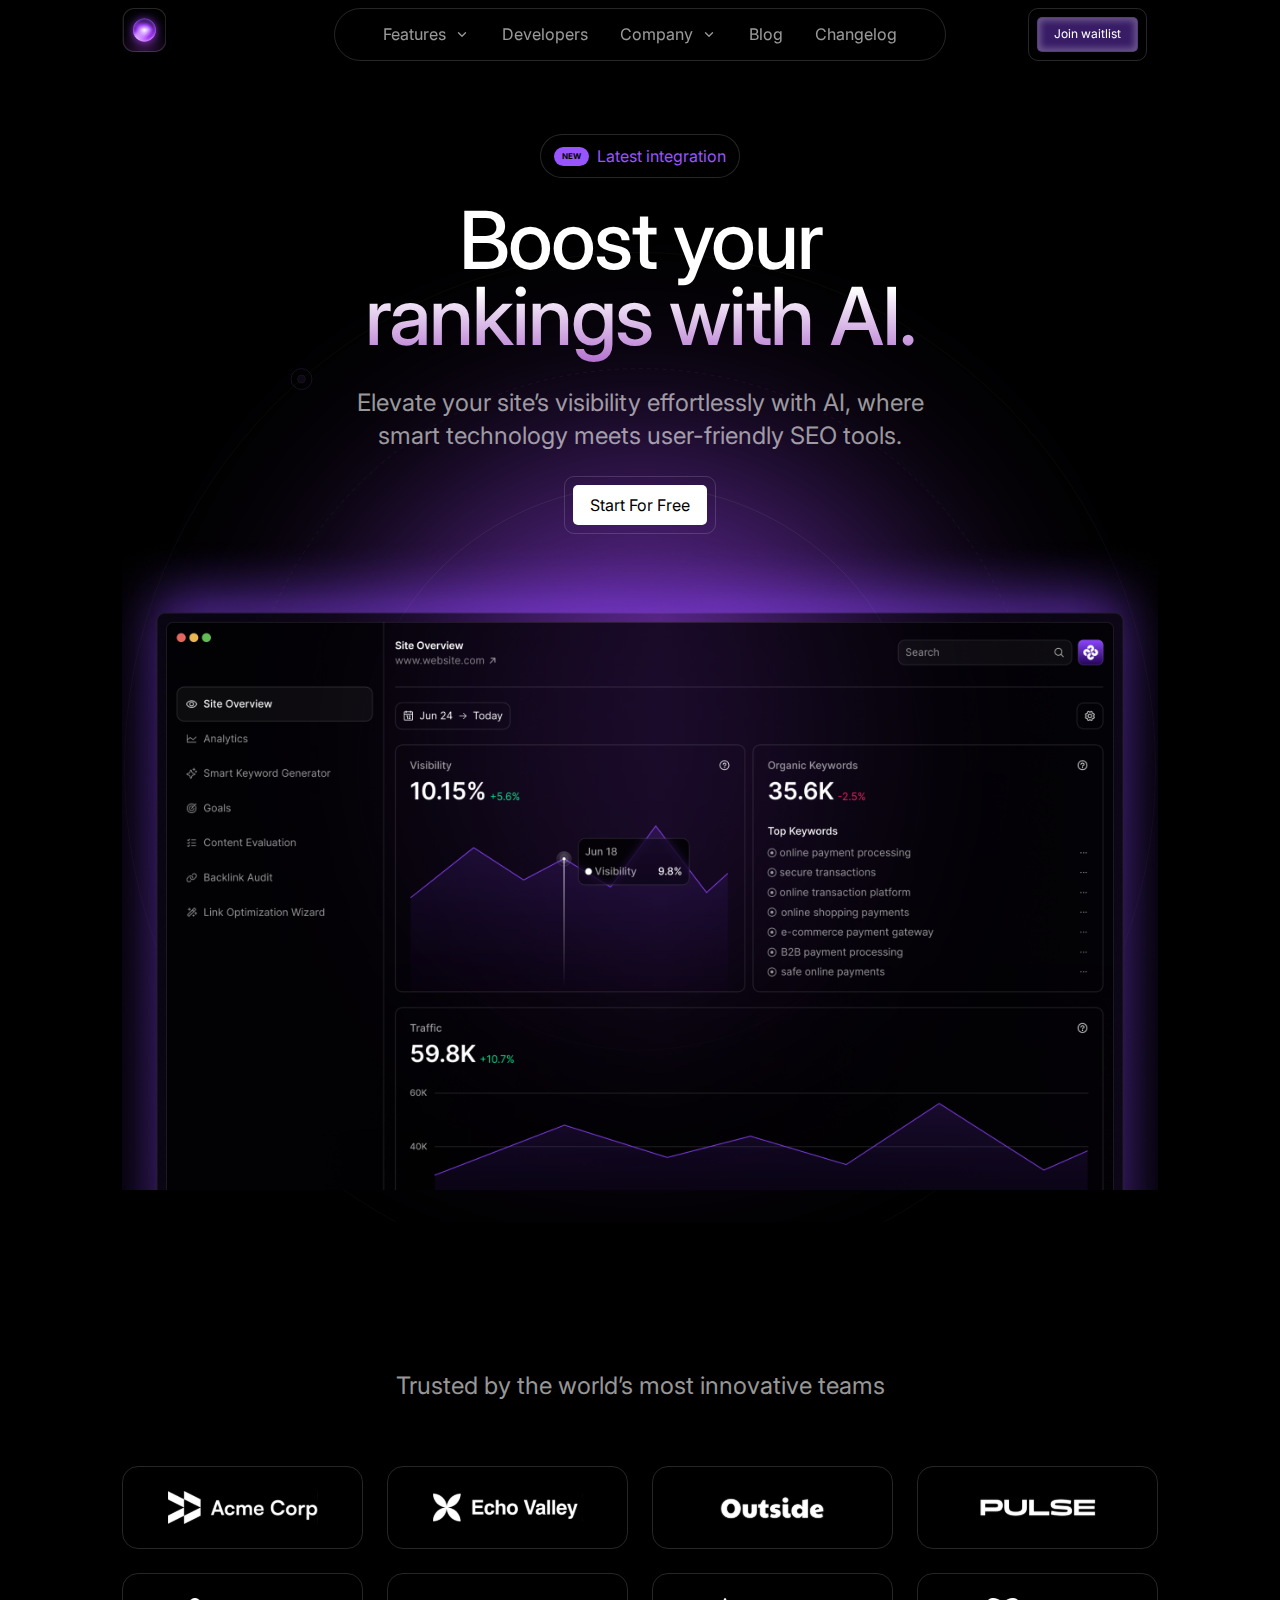
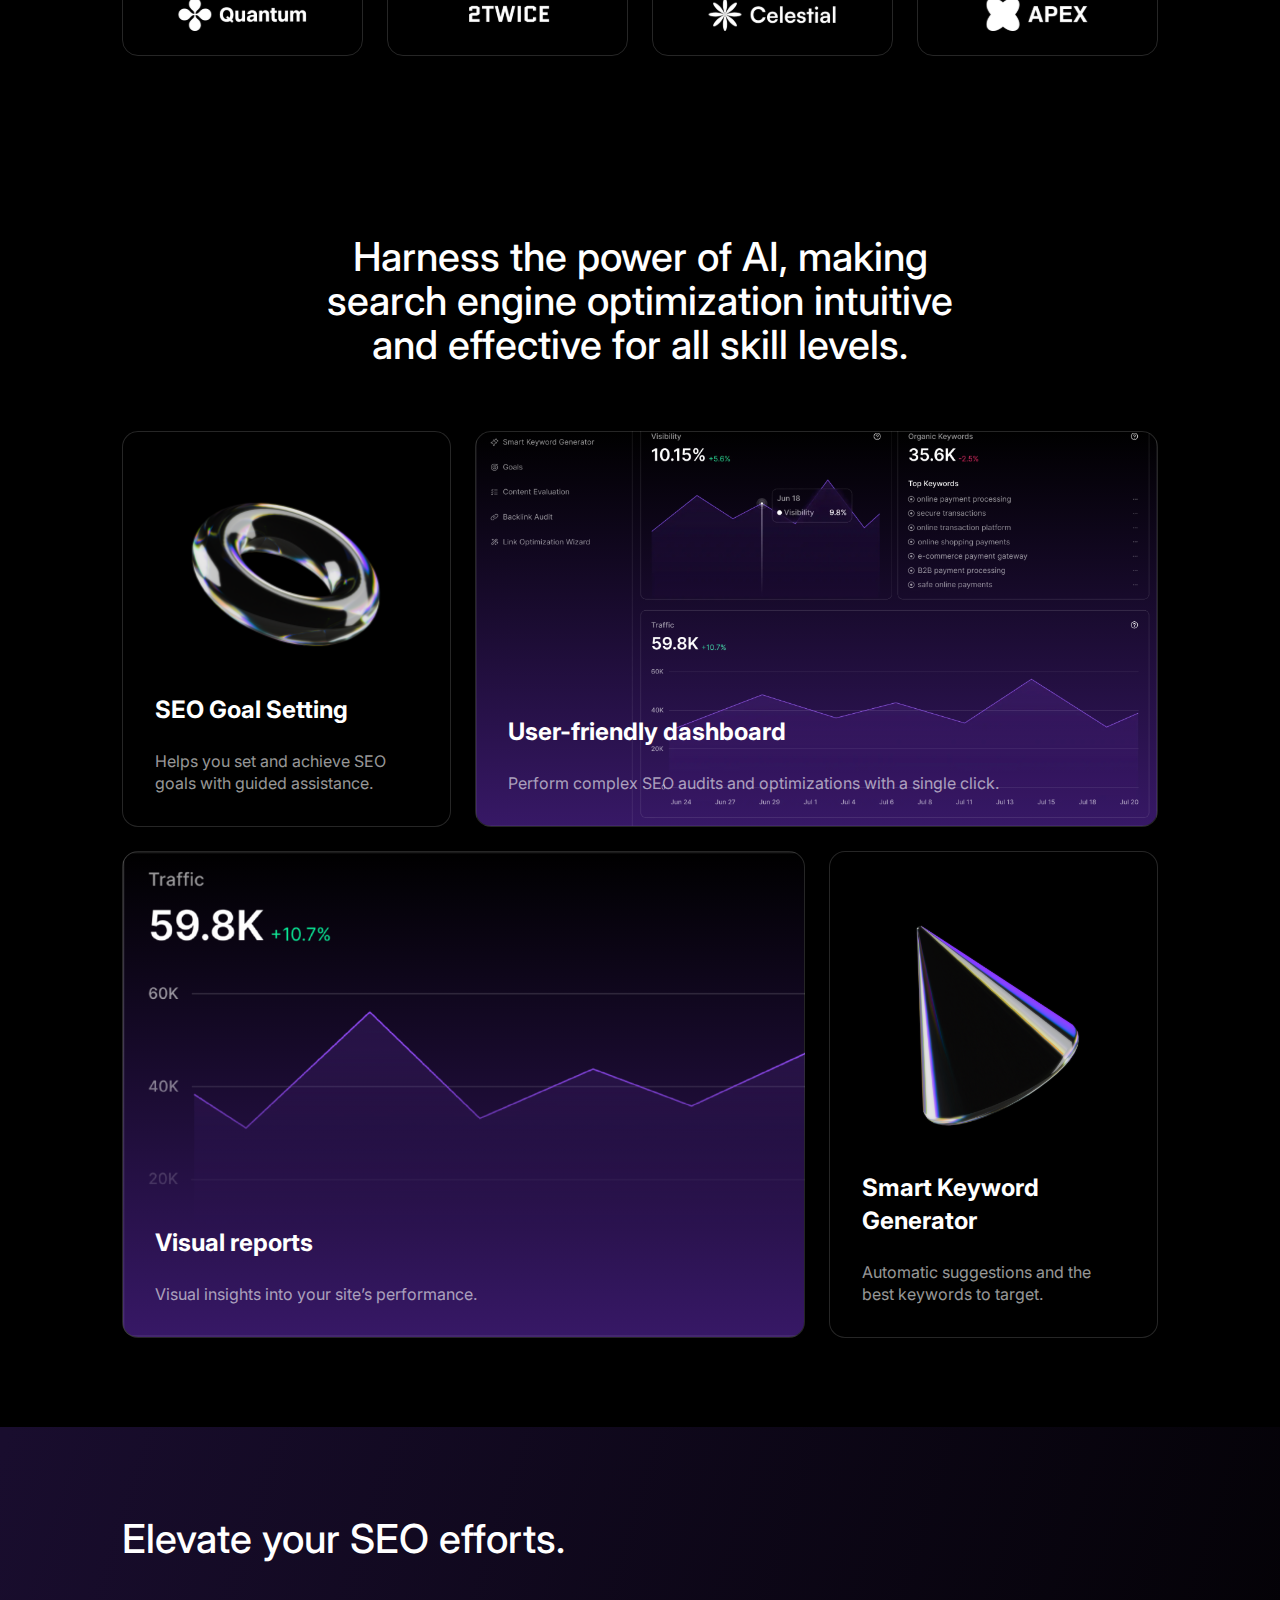
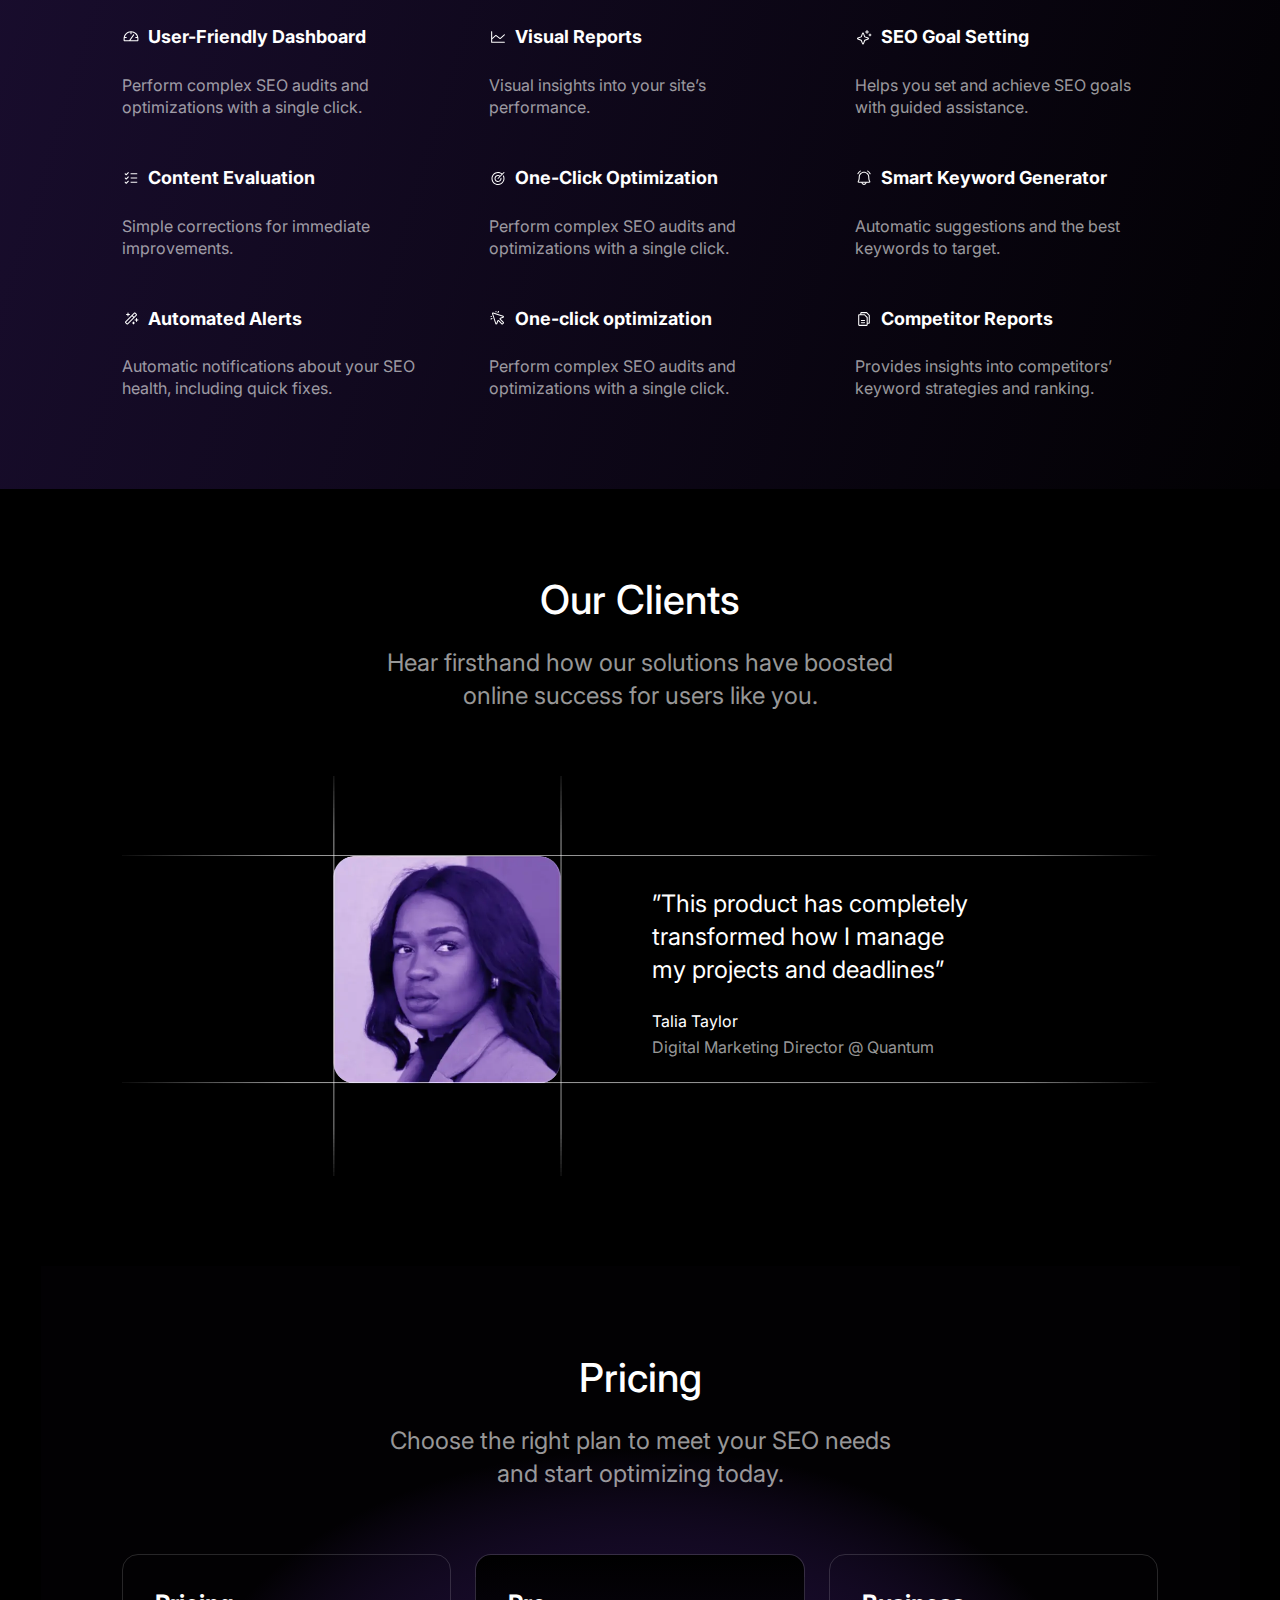
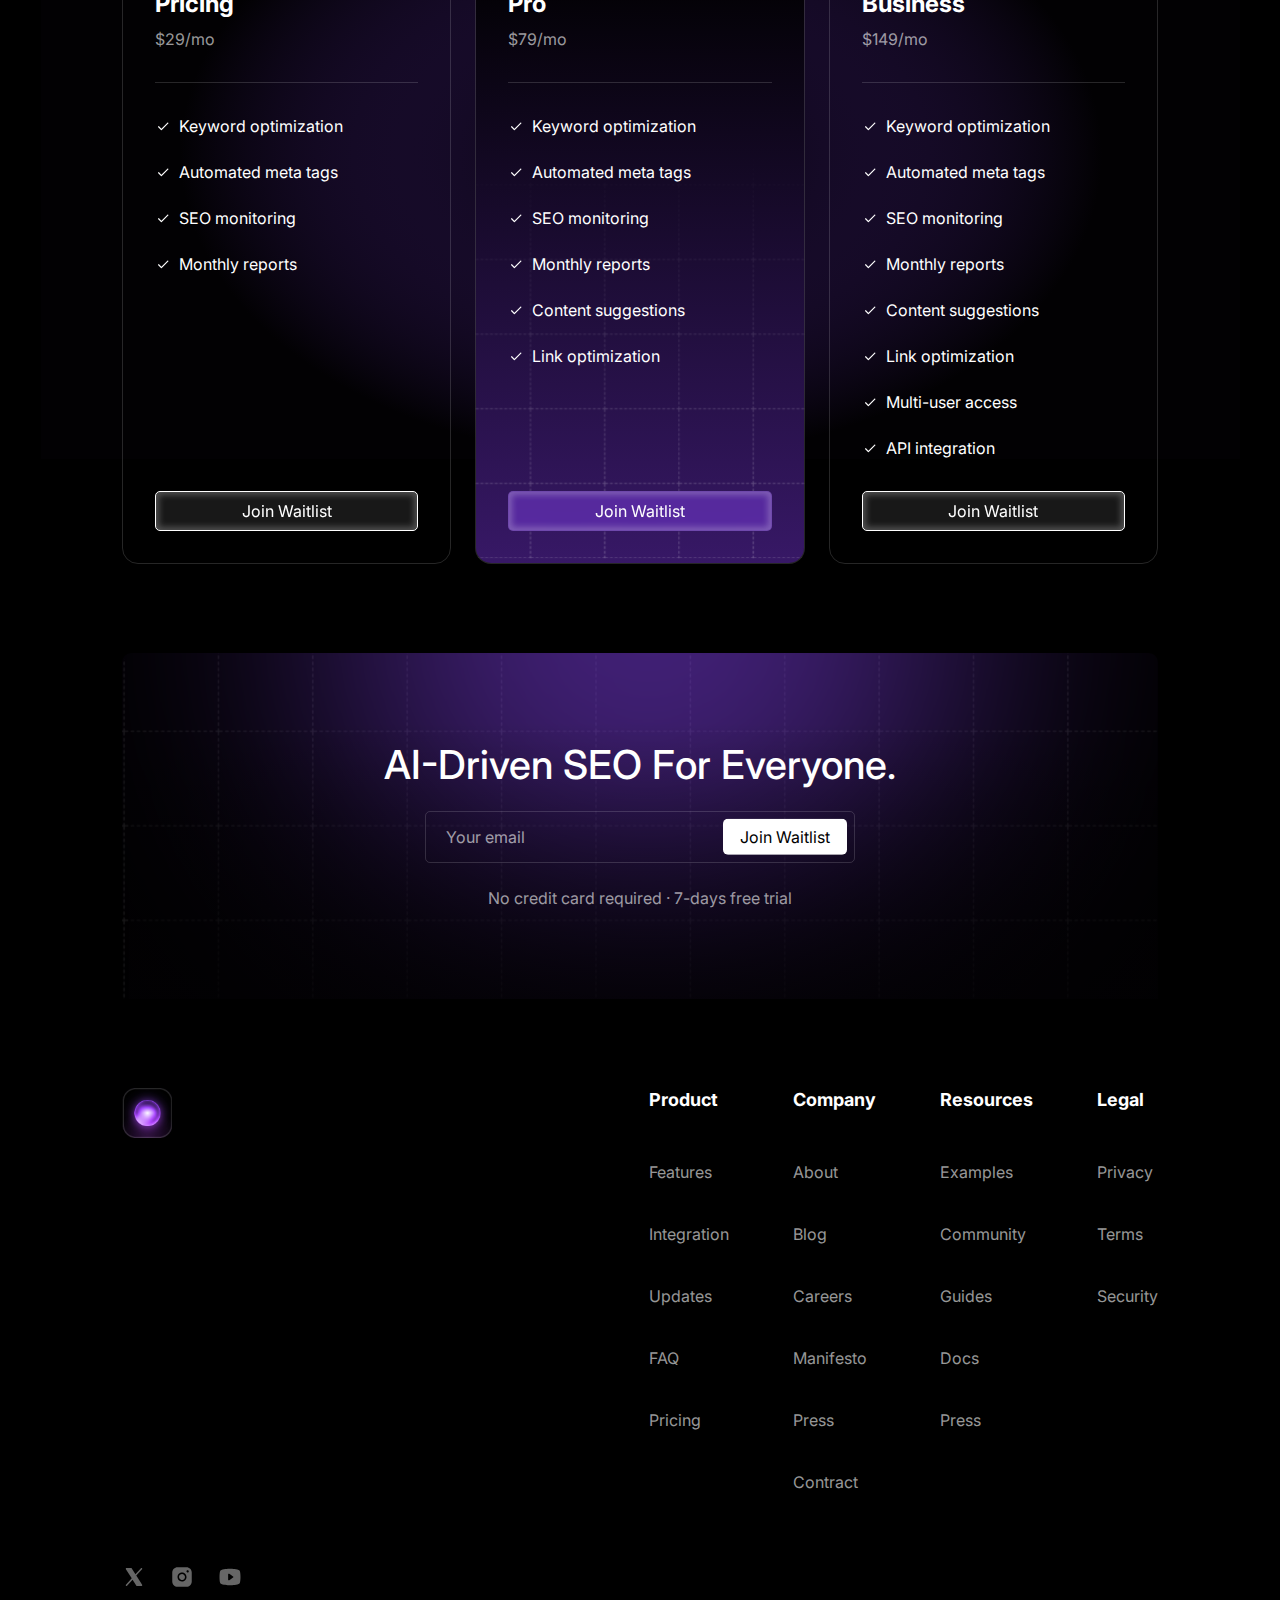
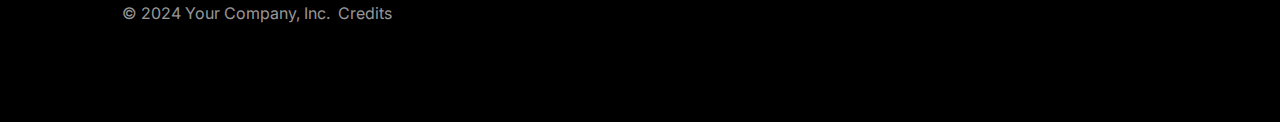
<file: index.html>
<!doctype html>
<html
  lang="en"
  data-ws-project="ab15cd87-6e83-4040-8ba0-d983622cd8f1"
  data-ws-last-published="2025-06-07T04:51:34.518Z"
>
  <head>
    <link
      rel="stylesheet"
      type="text/css"
      href="/assets/static/app_generated_index-6937cd5a.CmmO7opc.css"
    />
    <meta charset="UTF-8" />
    <meta name="viewport" content="width=device-width,initial-scale=1" />
    <link
      rel="preload"
      as="image"
      imagesrcset="/assets/Logo_(1)_4DOjcRBy3o604SWE02Vw5.png 16w, /assets/Logo_(1)_4DOjcRBy3o604SWE02Vw5.png 32w, /assets/Logo_(1)_4DOjcRBy3o604SWE02Vw5.png 48w, /assets/Logo_(1)_4DOjcRBy3o604SWE02Vw5.png 64w, /assets/Logo_(1)_4DOjcRBy3o604SWE02Vw5.png 96w, /assets/Logo_(1)_4DOjcRBy3o604SWE02Vw5.png 128w, /assets/Logo_(1)_4DOjcRBy3o604SWE02Vw5.png 256w, /assets/Logo_(1)_4DOjcRBy3o604SWE02Vw5.png 384w"
      imagesizes="100vw"
    />
    <link
      rel="preload"
      as="image"
      imagesrcset="/assets/App_zL4i8sX2SEd6S0cbYRfyr.png 16w, /assets/App_zL4i8sX2SEd6S0cbYRfyr.png 32w, /assets/App_zL4i8sX2SEd6S0cbYRfyr.png 48w, /assets/App_zL4i8sX2SEd6S0cbYRfyr.png 64w, /assets/App_zL4i8sX2SEd6S0cbYRfyr.png 96w, /assets/App_zL4i8sX2SEd6S0cbYRfyr.png 128w, /assets/App_zL4i8sX2SEd6S0cbYRfyr.png 256w, /assets/App_zL4i8sX2SEd6S0cbYRfyr.png 384w, /assets/App_zL4i8sX2SEd6S0cbYRfyr.png 640w, /assets/App_zL4i8sX2SEd6S0cbYRfyr.png 750w, /assets/App_zL4i8sX2SEd6S0cbYRfyr.png 828w, /assets/App_zL4i8sX2SEd6S0cbYRfyr.png 1080w, /assets/App_zL4i8sX2SEd6S0cbYRfyr.png 1200w, /assets/App_zL4i8sX2SEd6S0cbYRfyr.png 1920w, /assets/App_zL4i8sX2SEd6S0cbYRfyr.png 2048w, /assets/App_zL4i8sX2SEd6S0cbYRfyr.png 3840w"
      imagesizes="100vw"
    />
    <meta property="og:url" content="https://url/" />
    <title>Boost your rankings with AI.</title>
    <meta property="og:title" content="Boost your rankings with AI." />
    <meta
      name="description"
      content="Elevate your site’s visibility effortlessly with AI, where smart technology meets user-friendly SEO tools."
    />
    <meta
      property="og:description"
      content="Elevate your site’s visibility effortlessly with AI, where smart technology meets user-friendly SEO tools."
    />
    <meta property="og:type" content="website" />
    <meta property="og:image" />
    <meta property="twitter:card" content="summary_large_image" />
    <link rel="icon" href="/assets/logo_r1qaJQiri6sK3rPyq-Sar.svg" />
    <link
      rel="preload"
      href="/assets/Inter-VariableFont_opsz_wght_5pWJ31-T_iPEwHdXmYt6P.ttf"
      as="font"
      crossorigin="anonymous"
    />
    <link
      rel="preload"
      href="/assets/Group_1_3Lze2enBpFNP3rVOtd0Yp.svg"
      as="image"
    />
    <link
      rel="preload"
      href="/assets/App_Wide_2x_1_(2)_yiI7phUrEJxtQAVSp0ZeL.png"
      as="image"
    />
    <link
      rel="preload"
      href="/assets/Pattern_79YdcihVRk2R5H0fuZxz7.svg"
      as="image"
    />
    <link
      rel="preload"
      href="/assets/App_Wide_2x_1_(1)_69MShZLi3pDA9oCPN794H.webp"
      as="image"
    />
    <link
      rel="preload"
      href="/assets/Group_1_(1)_WG8mUOjVoPgiB8j45YY9z.svg"
      as="image"
    />
    <link
      rel="preload"
      href="/assets/Pricing_NtpbcNgAxOEKqt33rNA--.svg"
      as="image"
    />
    <link
      rel="preload"
      href="/assets/Property_1_Desktop_WC1IMy9iiJ9vL4er9JyJM.webp"
      as="image"
    />
    <link
      rel="preload"
      href="/assets/Icons_Zs8GOxaeJO22wgbZCoQDR.svg"
      as="image"
    />
  </head>
  <body class="w-body">
    <div class="w-box">
      <div style="display: contents">
        <div style="display: contents">
          <div class="w-html-embed">
            <style>
              /* So we don't need to add a token to every paragraph to remove margin. */
              p {
                margin: 0;
              }

              /* * {
                /* Make links scroll to their sections smoothly. */
                scroll-behavior: smooth;
              } */
            </style>
          </div>
          <div class="w-html-embed">
            <style>
              :root {
                --ani-duration: var(--duration-default, 0.2s);
                --ani-delay: 0s;
                --ani-slide-offset: 20%;
                --ani-zoom-in-scale: 1;
                --ani-zoom-out-scale: 0.85;
                --ani-flip-rotate: 30deg;
                --ani-easing: var(--easing-default, ease);
                --ani-fill-mode: forwards;
              }
              [data-ani]:not([data-ani-children]),
              [data-ani-children]:not([data-ani-progress]) > * {
                animation-duration: var(--ani-duration);
                animation-delay: var(--ani-delay);
                animation-timing-function: var(--ani-easing);
                animation-fill-mode: var(--ani-fill-mode);
                opacity: 0;
              }
              [data-ani-progress]:not([data-ani-children]),
              [data-ani-children]:not([data-ani]) > * {
                transition-property: opacity, transform;
                transition-duration: var(--ani-duration);
                transition-timing-function: var(--ani-easing);
                opacity: 0;
              }
              @keyframes fadeIn {
                from {
                  opacity: 0;
                }
                to {
                  opacity: 1;
                }
              }
              @keyframes fadeOut {
                from {
                  opacity: 1;
                }
                to {
                  opacity: 0;
                }
              }
              [data-ani-children][data-ani="fade"] > .in,
              [data-ani="fade"]:where(
                  .in:not([data-state]),
                  [data-state$="open"],
                  [data-state="active"]
                ) {
                animation-name: fadeIn;
              }
              [data-ani-children][data-ani="fade"] > .out,
              [data-ani="fade"]:where(
                  .out:not([data-state]),
                  [data-state="closed"],
                  [data-state="inactive"]
                ) {
                animation-name: fadeOut;
              }
              @keyframes slideIn {
                from {
                  opacity: 0;
                  translate: var(--ani-slide-transform);
                }
                to {
                  opacity: 1;
                  translate: none;
                }
              }
              @keyframes slideOut {
                from {
                  opacity: 1;
                  translate: none;
                }
                to {
                  opacity: 0;
                  translate: var(--ani-slide-transform);
                }
              }
              [data-ani-children][data-ani|="slide"] > .in,
              [data-ani|="slide"]:where(
                  .in:not([data-state]),
                  [data-state$="open"],
                  [data-state="active"]
                ) {
                animation-name: slideIn;
              }
              [data-ani-children][data-ani|="slide"] > .out,
              [data-ani|="slide"]:where(
                  .out:not([data-state]),
                  [data-state="closed"],
                  [data-state="inactive"]
                ) {
                animation-name: slideOut;
              }
              [data-ani="slide-up"] {
                --ani-slide-transform: 0 var(--ani-slide-offset);
              }
              [data-ani="slide-down"] {
                --ani-slide-transform: 0 calc(-1 * var(--ani-slide-offset));
              }
              [data-ani="slide-left"] {
                --ani-slide-transform: var(--ani-slide-offset);
              }
              [data-ani="slide-right"] {
                --ani-slide-transform: calc(-1 * var(--ani-slide-offset));
              }
              @keyframes zoomIn {
                from {
                  opacity: 0;
                  scale: var(--ani-zoom-out-scale);
                }
                to {
                  opacity: 1;
                  scale: 1;
                }
              }
              @keyframes zoomOut {
                from {
                  opacity: 1;
                  scale: 1;
                }
                to {
                  opacity: 0;
                  scale: var(--ani-zoom-in-scale);
                }
              }
              [data-ani-children][data-ani="zoom"] > .in,
              [data-ani|="zoom"]:where(
                  .in:not([data-state]),
                  [data-state$="open"],
                  [data-state="active"]
                ) {
                animation-name: zoomIn;
              }
              [data-ani-children][data-ani="zoom"] > .out,
              [data-ani|="zoom"]:where(
                  .out:not([data-state]),
                  [data-state="closed"],
                  [data-state="inactive"]
                ) {
                animation-name: zoomOut;
              }
              [data-ani-children][data-ani-progress="zoom"] > *,
              [data-ani-progress="zoom"]:not([data-ani-children]) {
                transform: scale(var(--ani-zoom-out-scale));
              }
              @keyframes flipInY {
                from {
                  rotate: y var(--ani-flip-rotate);
                  perspective: 2000px;
                  opacity: 0;
                }
                to {
                  rotate: y 0;
                  opacity: 1;
                }
              }
              @keyframes flipOutY {
                from {
                  rotate: y 0;
                  opacity: 1;
                }
                to {
                  perspective: 2000px;
                  rotate: y var(--ani-flip-rotate);
                  opacity: 0;
                }
              }
              @keyframes flipInX {
                from {
                  perspective: 2000px;
                  rotate: x var(--ani-flip-rotate);
                  opacity: 0;
                }
                to {
                  rotate: x 0;
                  opacity: 1;
                }
              }
              @keyframes flipOutX {
                from {
                  rotate: x 0;
                  opacity: 1;
                }
                to {
                  perspective: 2000px;
                  rotate: x var(--ani-flip-rotate);
                  opacity: 0;
                }
              }
              [data-ani-children][data-ani="flip-y"] > .in,
              [data-ani="flip-y"]:where(
                  .in:not([data-state]),
                  [data-state$="open"],
                  [data-state="active"]
                ) {
                animation-name: flipInY;
              }
              [data-ani-children][data-ani="flip-x"] > .in,
              [data-ani="flip-x"]:where(
                  .in:not([data-state]),
                  [data-state$="open"],
                  [data-state="active"]
                ) {
                animation-name: flipInX;
              }
              [data-ani-children][data-ani="flip-y"] > .out,
              [data-ani="flip-y"]:where(
                  .out:not([data-state]),
                  [data-state="closed"],
                  [data-state="inactive"]
                ) {
                animation-name: flipOutY;
              }
              [data-ani-children][data-ani="flip-x"] > .out,
              [data-ani="flip-x"]:where(
                  .out:not([data-state]),
                  [data-state="closed"],
                  [data-state="inactive"]
                ) {
                animation-name: flipOutX;
              }
              @keyframes expandDown {
                from {
                  height: 0;
                }
                to {
                  height: var(--newHeight);
                }
              }
              @keyframes expandUp {
                from {
                  height: var(--newHeight);
                }
                to {
                  height: 0;
                }
              }
              [data-ani="expand"],
              [data-ani="expand"][data-state="open"],
              [data-ani="expand"].in {
                --newHeight: var(
                  --custom-height,
                  var(
                    --radix-accordion-content-height,
                    var(--radix-collapsible-content-height, 100%)
                  )
                );
                overflow: hidden;
                opacity: 1;
              }
              [data-ani-children][data-ani="expand"] > .in,
              [data-ani="expand"]:where(
                  .in:not([data-state]),
                  [data-state$="open"],
                  [data-state="active"]
                ) {
                animation: expandDown var(--ani-duration) var(--ani-easing);
              }
              [data-ani-children][data-ani="expand"] > .out,
              [data-ani="expand"]:where(
                  .out:not([data-state]),
                  [data-state="closed"],
                  [data-state="inactive"]
                ) {
                animation: expandUp var(--ani-duration) var(--ani-easing);
              }
              @media (prefers-reduced-motion: reduce) {
                [data-ani]:not([data-ani-children]),
                [data-ani-progress]:not([data-ani-children]),
                [data-ani-children] > * {
                  opacity: 1;
                  transform: none;
                  animation: none;
                  rotate: none;
                  scale: none;
                  translate: none;
                }
              }
            </style>
          </div>
          <header
            class="w-box c1357293 c9jnjeu czr2pxy c155uc7w cry9bxc c1lxiyww c1qyy4dh ct02u4h c1z0l37u c1ml0hr7 c1fd0kk1 c11gzs80 c1sche0c c1l2989r cjqo3r0 c1cvcmzo c3xzas1 c1n6cdq4 c1a5jpyh cymtqb c1fysxfs"
          >
            <div
              class="w-box czr2pxy copqmak ct8c5y2 c10zkoym cignq8x cavd3zn c1tbut6b c1tzxl2z c16n19h8 cwqojdn c7klx50 c1qrxaqp cjkeggx c8pi8fa cow6lkx c1oxjrsz csud216 c1xiy5b1 cq7d8me c1ycnvnd"
            >
              <div style="display: contents">
                <div style="display: contents">
                  <a
                    aria-label="Home"
                    href="/"
                    class="w-link c1pu3n16 cld4m44 c1e9wxra c1c9nyn co9inq6 c18nx7en c13zjl4p cl60rel c1ib9cr2 c1d7u282"
                    ><img
                      alt="logo"
                      width="153"
                      height="152"
                      src="/assets/Logo_(1)_4DOjcRBy3o604SWE02Vw5.png"
                      class="w-image coe1sx2"
                      sizes="100vw"
                      srcset="
                        /assets/Logo_(1)_4DOjcRBy3o604SWE02Vw5.png  16w,
                        /assets/Logo_(1)_4DOjcRBy3o604SWE02Vw5.png  32w,
                        /assets/Logo_(1)_4DOjcRBy3o604SWE02Vw5.png  48w,
                        /assets/Logo_(1)_4DOjcRBy3o604SWE02Vw5.png  64w,
                        /assets/Logo_(1)_4DOjcRBy3o604SWE02Vw5.png  96w,
                        /assets/Logo_(1)_4DOjcRBy3o604SWE02Vw5.png 128w,
                        /assets/Logo_(1)_4DOjcRBy3o604SWE02Vw5.png 256w,
                        /assets/Logo_(1)_4DOjcRBy3o604SWE02Vw5.png 384w
                      "
                      decoding="async"
                      loading="eager"
                  /></a>
                </div>
              </div>
              <nav
                aria-label="main"
                class="w-box c1mcu1jn cry9bxc c1qyy4dh ct02u4h c1lfjoq7 cgtnddv c1le23sj c40yjke c1kzn7na c17q2jvf ct49a6u c102r6kr c4sllhu clmbo8f cc3dq2t"
              >
                <div style="display: contents">
                  <div style="display: contents">
                    <nav
                      aria-label="Main"
                      data-orientation="horizontal"
                      dir="ltr"
                      class="w-navigation-menu c1cqu2xh cry9bxc cvblku1 c1xuq60h c1p217py c193ydh7 crglsme c14ip164 c1bkqfhr c1qyy4dh ct02u4h c13ldpkq c1gw84sn cjq768y c1le23sj c40yjke c1kzn7na c17q2jvf"
                    >
                      <div style="position: relative">
                        <ul
                          data-orientation="horizontal"
                          class="w-menu-list cry9bxc c1fhkm63 cqeb86t c1admj5d c34dwh1 c1qyy4dh ct02u4h cdq89vd c1tcoltv c3qzgd0 c1y6imu0 c1n13r54 c1le23sj c40yjke c1kzn7na c17q2jvf c1gw84sn cjq768y"
                          dir="ltr"
                        >
                          <li data-ws-index="0" class="w-menu-item">
                            <button
                              type="button"
                              class="w-button catu86a csru8nn c1e9wxra c1c9nyn co9inq6 c18nx7en c13zjl4p ch11gwv c1md20bl c1e892th c1qyy4dh ct02u4h c1e7helk c1l0vha7 csyy8v5 c1bc2i7x c17r8x7j c13b531o c1my01bv c135vpv5 c1y6imu0 c3qzgd0 cl60rel c1ib9cr2 c1ukphsi c12mjb61"
                              id="radix-:R5m:-trigger-0"
                              data-state="closed"
                              aria-expanded="false"
                              aria-controls="radix-:R5m:-content-0"
                              data-radix-collection-item=""
                            >
                              <div class="w-text">Features</div>
                              <div
                                class="w-box c7ewoh2 c5m8ase clv8gve ch2prsz cg4iiql c7cjz93 c1c9nyn co9inq6 c18nx7en c13zjl4p"
                              >
                                <div class="w-html-embed">
                                  <svg
                                    xmlns="http://www.w3.org/2000/svg"
                                    viewBox="0 0 16 16"
                                    fill="currentColor"
                                    width="100%"
                                    height="100%"
                                  >
                                    <path
                                      d="M4.04 6.284a.65.65 0 0 1 .92.001L8 9.335l3.04-3.05a.65.65 0 1 1 .921.918l-3.5 3.512a.65.65 0 0 1-.921 0L4.039 7.203a.65.65 0 0 1 .001-.92Z"
                                    ></path>
                                  </svg>
                                </div>
                              </div>
                            </button>
                          </li>
                          <li data-ws-index="1" class="w-menu-item">
                            <a
                              class="w-link catu86a csru8nn c1e9wxra c1c9nyn co9inq6 c18nx7en c13zjl4p ch11gwv c1md20bl c1e892th c1qyy4dh ct02u4h c1e7helk c1l0vha7 csyy8v5 c1bc2i7x c17r8x7j c13b531o c1my01bv c135vpv5 c1y6imu0 c3qzgd0 cl60rel c1ib9cr2 c1ukphsi c12mjb61"
                              href="#"
                              >Developers</a
                            >
                          </li>
                          <li data-ws-index="2" class="w-menu-item">
                            <button
                              type="button"
                              class="w-button catu86a csru8nn c1e9wxra c1c9nyn co9inq6 c18nx7en c13zjl4p ch11gwv c1md20bl c1e892th c1qyy4dh ct02u4h c1e7helk c1l0vha7 csyy8v5 c1bc2i7x c17r8x7j c13b531o c1my01bv c135vpv5 c1y6imu0 c3qzgd0 cl60rel c1ib9cr2 c1ukphsi c12mjb61"
                              id="radix-:R5m:-trigger-2"
                              data-state="closed"
                              aria-expanded="false"
                              aria-controls="radix-:R5m:-content-2"
                              data-radix-collection-item=""
                            >
                              <div class="w-text">Company</div>
                              <div
                                class="w-box c7ewoh2 c5m8ase clv8gve ch2prsz cg4iiql c7cjz93 c1c9nyn co9inq6 c18nx7en c13zjl4p"
                              >
                                <div class="w-html-embed">
                                  <svg
                                    xmlns="http://www.w3.org/2000/svg"
                                    viewBox="0 0 16 16"
                                    fill="currentColor"
                                    width="100%"
                                    height="100%"
                                  >
                                    <path
                                      d="M4.04 6.284a.65.65 0 0 1 .92.001L8 9.335l3.04-3.05a.65.65 0 1 1 .921.918l-3.5 3.512a.65.65 0 0 1-.921 0L4.039 7.203a.65.65 0 0 1 .001-.92Z"
                                    ></path>
                                  </svg>
                                </div>
                              </div>
                            </button>
                          </li>
                          <li data-ws-index="3" class="w-menu-item">
                            <a
                              class="w-link catu86a csru8nn c1e9wxra c1c9nyn co9inq6 c18nx7en c13zjl4p ch11gwv c1md20bl c1e892th c1qyy4dh ct02u4h c1e7helk c1l0vha7 csyy8v5 c1bc2i7x c17r8x7j c13b531o c1my01bv c135vpv5 c1y6imu0 c3qzgd0 cl60rel c1ib9cr2 c1ukphsi c12mjb61"
                              href="#"
                              >Blog</a
                            >
                          </li>
                          <li data-ws-index="4" class="w-menu-item">
                            <a
                              class="w-link catu86a csru8nn c1e9wxra c1c9nyn co9inq6 c18nx7en c13zjl4p ch11gwv c1md20bl c1e892th c1qyy4dh ct02u4h c1e7helk c1l0vha7 csyy8v5 c1bc2i7x c17r8x7j c13b531o c1my01bv c135vpv5 c1y6imu0 c3qzgd0 cl60rel c1ib9cr2 c1ukphsi c12mjb61"
                              href="#"
                              >Changelog</a
                            >
                          </li>
                        </ul>
                      </div>
                      <div
                        class="w-box cdwd3jx c1lzcxwg cry9bxc ct02u4h cdtylqg chmjof8 czr2pxy c3xzas1 c1n6cdq4"
                      ></div>
                    </nav>
                  </div>
                </div>
              </nav>
              <div class="w-box cry9bxc c1qyy4dh ct02u4h cn6056e c1117wcl">
                <div class="w-box">
                  <div
                    class="w-box c76ugon c1va7jp0 c18xibj9 ccn5ruk c6d3y84 cax3zcx c1le23sj c40yjke c1kzn7na c17q2jvf csugexd cciu1th co2lzyj cghs7z1 c18xchlu ckqzz7r"
                  >
                    <a
                      class="w-link cnrz8fp c13b531o c1my01bv c14z1eqr c1ktl1y1 cr8yqfm c1ufwdzl c5blvcv cml0h3f c135vpv5 csru8nn c1qyy4dh ct02u4h c1md20bl c1e892th c1qom380 c10ldywu cbm6zv4 c1b1wvmf c1mcu1jn c1d7r856 cd3iwfe c1yhcvvf cwc6hbl c11r52nx czr2pxy c3pidkv c1kol985 cheslu6 cl60rel c1ib9cr2 cr2cdex"
                      href="#"
                      >Join waitlist</a
                    >
                  </div>
                </div>
                <div style="display: contents">
                  <div style="display: contents">
                    <button
                      type="button"
                      aria-label="Open mobile menu"
                      class="w-button cnrz8fp ccfzz03 cub2gss cgcvr98 c1xjllne c135vpv5 cwvpjlf c1qyy4dh ct02u4h c1md20bl c1e892th c1qom380 c10ldywu cbm6zv4 c1b1wvmf c1mcu1jn c1d7r856 cd3iwfe c1yhcvvf cwc6hbl c11r52nx c1xty5yn c1g1x4wk cheslu6 c9x99qz cl60rel c1ib9cr2 cr2cdex c891fy0 c1k6tqmo c1bxqinn ckrlbpk c1oxjrsz csud216 c1xiy5b1 cq7d8me c149s0mc c1ycnvnd"
                      aria-haspopup="dialog"
                      aria-expanded="false"
                      aria-controls="radix-:Rnm:"
                      data-state="closed"
                    >
                      <div class="w-html-embed">
                        <svg
                          xmlns="http://www.w3.org/2000/svg"
                          viewBox="0 0 22 22"
                          fill="currentColor"
                          width="100%"
                          height="100%"
                          style="display: block"
                        >
                          <path
                            fill-rule="evenodd"
                            d="M2 5.998a.75.75 0 0 1 .75-.75h16.5a.75.75 0 0 1 0 1.5H2.75a.75.75 0 0 1-.75-.75Zm0 5.5a.75.75 0 0 1 .75-.75h16.5a.75.75 0 0 1 0 1.5H2.75a.75.75 0 0 1-.75-.75Zm0 5.5a.75.75 0 0 1 .75-.75h16.5a.75.75 0 0 1 0 1.5H2.75a.75.75 0 0 1-.75-.75Z"
                            clip-rule="evenodd"
                          />
                        </svg>
                      </div>
                    </button>
                  </div>
                </div>
              </div>
            </div>
          </header>
        </div>
      </div>
      <main class="w-box">
        <section
          class="w-box ch3bbj5 c1mzb2kd c1030opg c1cozyp5 crv1a4t cbrrmm8 cuo9dm5 c5egcmi cxz9xjl c1dz3al c1cl2zap c8qdjaz c1uc2zh c1l8rbde cq8dnu3 cth1c7d"
        >
          <div
            class="w-box c1357293 c9jnjeu czr2pxy c155uc7w cry9bxc c1lfjoq7 c1778y6x c1wt8a7g ceu66s9 c12ae6v5 c1fd0kk1 c11gzs80"
          >
            <div
              class="w-box cry9bxc c1lfjoq7 ct8c5y2 c10zkoym c1qyy4dh c1wt8a7g"
            >
              <a
                class="w-link c1pu3n16 csru8nn c1e9wxra c1c9nyn co9inq6 c18nx7en c13zjl4p c1md20bl c1e892th c1qyy4dh ct02u4h cxk6kow conc6us c108v1a0 c81fpui coapalq c1nj04wn c1nitjp7 c195lvp6 c1hr6a6t c12sm2j2 c135vpv5 ca7cv43 cl60rel c1ib9cr2 c1d7u282"
                href="#"
                ><div
                  class="w-text cl7jefz c341xsy c11dowh9 c1nj04wn c1nitjp7 c195lvp6 c1hr6a6t c7vx2dq c1mgacbo cff1ay0 c14z73t1 ci6yy9q c1plv2ab ckmcr2z"
                >
                  New
                </div>
                <div class="w-text">Latest integration</div></a
              >
              <h1
                class="w-heading c11nr3ex cy1haag c32myit cwrra4i c4rpps8 c1d23h5a cnu4kgu c1yb3n9o cbrrmm8 cuo9dm5 c40zsbj c13cx24t c1my01bv c8itdy4 c74kosi c1qom380 c1357293 c9jnjeu c1dhz37v c1xzir7e"
              >
                Boost your<br />rankings with AI.
              </h1>
              <p
                class="w-paragraph c16xpvrq c1qom380 c3fmn7t c1357293 c9jnjeu czt9u4x c1dhz37v"
              >
                Elevate your site’s visibility effortlessly with AI, where smart
                technology meets user-friendly SEO tools.
              </p>
              <div
                class="w-box c76ugon c1va7jp0 c18xibj9 ccn5ruk c6d3y84 cax3zcx c1le23sj c40yjke c1kzn7na c17q2jvf csugexd cciu1th co2lzyj cghs7z1 c18xchlu ckqzz7r"
              >
                <a
                  class="w-link c1plv2ab c13b531o c1my01bv c14z1eqr c1ktl1y1 cr8yqfm c1ufwdzl c5blvcv cml0h3f c135vpv5 csru8nn c1qyy4dh ct02u4h c1md20bl c1e892th c1qom380 cn2jcgb cdcs8wy c1m1praz c1mcu1jn c1d7r856 cd3iwfe c1yhcvvf cwc6hbl c11r52nx cblpe2z cheslu6 cl60rel c1ib9cr2 c82bfcw c1ukphsi"
                  href="#"
                  >Start For Free</a
                >
              </div>
            </div>
            <div class="w-box">
              <img
                alt="Cover of dashboard"
                width="2400"
                height="1518"
                src="/assets/App_zL4i8sX2SEd6S0cbYRfyr.png"
                class="w-image"
                sizes="100vw"
                srcset="
                  /assets/App_zL4i8sX2SEd6S0cbYRfyr.png   16w,
                  /assets/App_zL4i8sX2SEd6S0cbYRfyr.png   32w,
                  /assets/App_zL4i8sX2SEd6S0cbYRfyr.png   48w,
                  /assets/App_zL4i8sX2SEd6S0cbYRfyr.png   64w,
                  /assets/App_zL4i8sX2SEd6S0cbYRfyr.png   96w,
                  /assets/App_zL4i8sX2SEd6S0cbYRfyr.png  128w,
                  /assets/App_zL4i8sX2SEd6S0cbYRfyr.png  256w,
                  /assets/App_zL4i8sX2SEd6S0cbYRfyr.png  384w,
                  /assets/App_zL4i8sX2SEd6S0cbYRfyr.png  640w,
                  /assets/App_zL4i8sX2SEd6S0cbYRfyr.png  750w,
                  /assets/App_zL4i8sX2SEd6S0cbYRfyr.png  828w,
                  /assets/App_zL4i8sX2SEd6S0cbYRfyr.png 1080w,
                  /assets/App_zL4i8sX2SEd6S0cbYRfyr.png 1200w,
                  /assets/App_zL4i8sX2SEd6S0cbYRfyr.png 1920w,
                  /assets/App_zL4i8sX2SEd6S0cbYRfyr.png 2048w,
                  /assets/App_zL4i8sX2SEd6S0cbYRfyr.png 3840w
                "
                decoding="async"
                loading="eager"
              />
            </div>
          </div>
        </section>
        <section class="w-box cna0hdz c1mzb2kd">
          <div
            class="w-box c1357293 c9jnjeu czr2pxy c155uc7w cry9bxc c1lfjoq7 c1778y6x c1wt8a7g c1s46o9r cdczzub c1fd0kk1 c11gzs80"
          >
            <p
              class="w-paragraph c16xpvrq c1qom380 c62q3t9 c1357293 c9jnjeu czt9u4x"
            >
              Trusted by the world’s most innovative teams
            </p>
            <div
              class="w-box copqmak c10zkoym ct8c5y2 cori9ti cstj0zg c1vrexag cl5hb04 c174sw29 cas7ks9 c155h8oe cw7dtlx czsotsp"
            >
              <div
                class="w-box cc9xhl5 c1nvgabo c1u0yu0y c1i2rq6e c12n5uks csb0ifw cg5j03k c8od1c4 czr2pxy c1bkqfhr cry9bxc c1qyy4dh ct02u4h c6d3y84 c1w2ebm1 cscr3j6 c1380t7s c1yvubyx cbxwzfl ckdqtrq c1qpskvc c1qoie81"
              >
                <img
                  alt="Company logo"
                  width="155"
                  height="34"
                  src="/assets/acme_1_SzGM5wv_nXoJMNsxf3nMp.svg"
                  class="w-image coejy3h c1fhiulb c1av00hf cji8cjn"
                  sizes="100vw"
                  srcset="
                    /assets/acme_1_SzGM5wv_nXoJMNsxf3nMp.svg  16w,
                    /assets/acme_1_SzGM5wv_nXoJMNsxf3nMp.svg  32w,
                    /assets/acme_1_SzGM5wv_nXoJMNsxf3nMp.svg  48w,
                    /assets/acme_1_SzGM5wv_nXoJMNsxf3nMp.svg  64w,
                    /assets/acme_1_SzGM5wv_nXoJMNsxf3nMp.svg  96w,
                    /assets/acme_1_SzGM5wv_nXoJMNsxf3nMp.svg 128w,
                    /assets/acme_1_SzGM5wv_nXoJMNsxf3nMp.svg 256w,
                    /assets/acme_1_SzGM5wv_nXoJMNsxf3nMp.svg 384w
                  "
                  decoding="async"
                  loading="lazy"
                />
              </div>
              <div
                class="w-box cc9xhl5 c1nvgabo c1u0yu0y c1i2rq6e c12n5uks csb0ifw cg5j03k c8od1c4 czr2pxy c1bkqfhr cry9bxc c1qyy4dh ct02u4h c6d3y84 c1w2ebm1 cscr3j6 c1380t7s c1yvubyx cbxwzfl ckdqtrq c1qpskvc c1qoie81"
              >
                <img
                  alt="Company logo"
                  width="155"
                  height="34"
                  src="/assets/acme_1_6gLv7ufQMzdLOOclvrYwV.svg"
                  class="w-image coejy3h c1fhiulb c1av00hf cji8cjn"
                  sizes="100vw"
                  srcset="
                    /assets/acme_1_6gLv7ufQMzdLOOclvrYwV.svg  16w,
                    /assets/acme_1_6gLv7ufQMzdLOOclvrYwV.svg  32w,
                    /assets/acme_1_6gLv7ufQMzdLOOclvrYwV.svg  48w,
                    /assets/acme_1_6gLv7ufQMzdLOOclvrYwV.svg  64w,
                    /assets/acme_1_6gLv7ufQMzdLOOclvrYwV.svg  96w,
                    /assets/acme_1_6gLv7ufQMzdLOOclvrYwV.svg 128w,
                    /assets/acme_1_6gLv7ufQMzdLOOclvrYwV.svg 256w,
                    /assets/acme_1_6gLv7ufQMzdLOOclvrYwV.svg 384w
                  "
                  decoding="async"
                  loading="lazy"
                />
              </div>
              <div
                class="w-box cc9xhl5 c1nvgabo c1u0yu0y c1i2rq6e c12n5uks csb0ifw cg5j03k c8od1c4 czr2pxy c1bkqfhr cry9bxc c1qyy4dh ct02u4h c6d3y84 c1w2ebm1 cscr3j6 c1380t7s c1yvubyx cbxwzfl ckdqtrq c1qpskvc c1qoie81"
              >
                <img
                  alt="Company logo"
                  width="155"
                  height="34"
                  src="/assets/acme_1_HLWJfcLQuEP3J64rb6XKM.svg"
                  class="w-image coejy3h c1fhiulb c1av00hf cji8cjn"
                  sizes="100vw"
                  srcset="
                    /assets/acme_1_HLWJfcLQuEP3J64rb6XKM.svg  16w,
                    /assets/acme_1_HLWJfcLQuEP3J64rb6XKM.svg  32w,
                    /assets/acme_1_HLWJfcLQuEP3J64rb6XKM.svg  48w,
                    /assets/acme_1_HLWJfcLQuEP3J64rb6XKM.svg  64w,
                    /assets/acme_1_HLWJfcLQuEP3J64rb6XKM.svg  96w,
                    /assets/acme_1_HLWJfcLQuEP3J64rb6XKM.svg 128w,
                    /assets/acme_1_HLWJfcLQuEP3J64rb6XKM.svg 256w,
                    /assets/acme_1_HLWJfcLQuEP3J64rb6XKM.svg 384w
                  "
                  decoding="async"
                  loading="lazy"
                />
              </div>
              <div
                class="w-box cc9xhl5 c1nvgabo c1u0yu0y c1i2rq6e c12n5uks csb0ifw cg5j03k c8od1c4 czr2pxy c1bkqfhr cry9bxc c1qyy4dh ct02u4h c6d3y84 c1w2ebm1 cscr3j6 c1380t7s c1yvubyx cbxwzfl ckdqtrq c1qpskvc c1qoie81"
              >
                <img
                  alt="Company logo"
                  width="155"
                  height="34"
                  src="/assets/acme_1_XA71WcU5185wrE6Mu6zhG.svg"
                  class="w-image coejy3h c1fhiulb c1av00hf cji8cjn"
                  sizes="100vw"
                  srcset="
                    /assets/acme_1_XA71WcU5185wrE6Mu6zhG.svg  16w,
                    /assets/acme_1_XA71WcU5185wrE6Mu6zhG.svg  32w,
                    /assets/acme_1_XA71WcU5185wrE6Mu6zhG.svg  48w,
                    /assets/acme_1_XA71WcU5185wrE6Mu6zhG.svg  64w,
                    /assets/acme_1_XA71WcU5185wrE6Mu6zhG.svg  96w,
                    /assets/acme_1_XA71WcU5185wrE6Mu6zhG.svg 128w,
                    /assets/acme_1_XA71WcU5185wrE6Mu6zhG.svg 256w,
                    /assets/acme_1_XA71WcU5185wrE6Mu6zhG.svg 384w
                  "
                  decoding="async"
                  loading="lazy"
                />
              </div>
              <div
                class="w-box cc9xhl5 c1nvgabo c1u0yu0y c1i2rq6e c12n5uks csb0ifw cg5j03k c8od1c4 czr2pxy c1bkqfhr cry9bxc c1qyy4dh ct02u4h c6d3y84 c1w2ebm1 cscr3j6 c1380t7s c1yvubyx cbxwzfl ckdqtrq c1qpskvc c1qoie81"
              >
                <img
                  alt="Company logo"
                  width="155"
                  height="34"
                  src="/assets/acme_1_nw5epIpabXJ3uVi7QFcyc.svg"
                  class="w-image coejy3h c1fhiulb c1av00hf cji8cjn"
                  sizes="100vw"
                  srcset="
                    /assets/acme_1_nw5epIpabXJ3uVi7QFcyc.svg  16w,
                    /assets/acme_1_nw5epIpabXJ3uVi7QFcyc.svg  32w,
                    /assets/acme_1_nw5epIpabXJ3uVi7QFcyc.svg  48w,
                    /assets/acme_1_nw5epIpabXJ3uVi7QFcyc.svg  64w,
                    /assets/acme_1_nw5epIpabXJ3uVi7QFcyc.svg  96w,
                    /assets/acme_1_nw5epIpabXJ3uVi7QFcyc.svg 128w,
                    /assets/acme_1_nw5epIpabXJ3uVi7QFcyc.svg 256w,
                    /assets/acme_1_nw5epIpabXJ3uVi7QFcyc.svg 384w
                  "
                  decoding="async"
                  loading="lazy"
                />
              </div>
              <div
                class="w-box cc9xhl5 c1nvgabo c1u0yu0y c1i2rq6e c12n5uks csb0ifw cg5j03k c8od1c4 czr2pxy c1bkqfhr cry9bxc c1qyy4dh ct02u4h c6d3y84 c1w2ebm1 cscr3j6 c1380t7s c1yvubyx cbxwzfl ckdqtrq c1qpskvc c1qoie81"
              >
                <img
                  alt="Company logo"
                  width="155"
                  height="34"
                  src="/assets/acme_1_uRdPm_9MYPZFZIQuEn4OC.svg"
                  class="w-image coejy3h c1fhiulb c1av00hf cji8cjn"
                  sizes="100vw"
                  srcset="
                    /assets/acme_1_uRdPm_9MYPZFZIQuEn4OC.svg  16w,
                    /assets/acme_1_uRdPm_9MYPZFZIQuEn4OC.svg  32w,
                    /assets/acme_1_uRdPm_9MYPZFZIQuEn4OC.svg  48w,
                    /assets/acme_1_uRdPm_9MYPZFZIQuEn4OC.svg  64w,
                    /assets/acme_1_uRdPm_9MYPZFZIQuEn4OC.svg  96w,
                    /assets/acme_1_uRdPm_9MYPZFZIQuEn4OC.svg 128w,
                    /assets/acme_1_uRdPm_9MYPZFZIQuEn4OC.svg 256w,
                    /assets/acme_1_uRdPm_9MYPZFZIQuEn4OC.svg 384w
                  "
                  decoding="async"
                  loading="lazy"
                />
              </div>
              <div
                class="w-box cc9xhl5 c1nvgabo c1u0yu0y c1i2rq6e c12n5uks csb0ifw cg5j03k c8od1c4 czr2pxy c1bkqfhr cry9bxc c1qyy4dh ct02u4h c6d3y84 c1w2ebm1 cscr3j6 c1380t7s c1yvubyx cbxwzfl ckdqtrq c1qpskvc c1qoie81"
              >
                <img
                  alt="Company logo"
                  width="155"
                  height="34"
                  src="/assets/acme_1_tpqwq_LcM0bL22Ua7rhwu.svg"
                  class="w-image coejy3h c1fhiulb c1av00hf cji8cjn"
                  sizes="100vw"
                  srcset="
                    /assets/acme_1_tpqwq_LcM0bL22Ua7rhwu.svg  16w,
                    /assets/acme_1_tpqwq_LcM0bL22Ua7rhwu.svg  32w,
                    /assets/acme_1_tpqwq_LcM0bL22Ua7rhwu.svg  48w,
                    /assets/acme_1_tpqwq_LcM0bL22Ua7rhwu.svg  64w,
                    /assets/acme_1_tpqwq_LcM0bL22Ua7rhwu.svg  96w,
                    /assets/acme_1_tpqwq_LcM0bL22Ua7rhwu.svg 128w,
                    /assets/acme_1_tpqwq_LcM0bL22Ua7rhwu.svg 256w,
                    /assets/acme_1_tpqwq_LcM0bL22Ua7rhwu.svg 384w
                  "
                  decoding="async"
                  loading="lazy"
                />
              </div>
              <div
                class="w-box cc9xhl5 c1nvgabo c1u0yu0y c1i2rq6e c12n5uks csb0ifw cg5j03k c8od1c4 czr2pxy c1bkqfhr cry9bxc c1qyy4dh ct02u4h c6d3y84 c1w2ebm1 cscr3j6 c1380t7s c1yvubyx cbxwzfl ckdqtrq c1qpskvc c1qoie81"
              >
                <img
                  alt="Company logo"
                  width="155"
                  height="34"
                  src="/assets/acme_1_tLX2aRXdIM-NXgBcKFoRh.svg"
                  class="w-image coejy3h c1fhiulb c1av00hf cji8cjn"
                  sizes="100vw"
                  srcset="
                    /assets/acme_1_tLX2aRXdIM-NXgBcKFoRh.svg  16w,
                    /assets/acme_1_tLX2aRXdIM-NXgBcKFoRh.svg  32w,
                    /assets/acme_1_tLX2aRXdIM-NXgBcKFoRh.svg  48w,
                    /assets/acme_1_tLX2aRXdIM-NXgBcKFoRh.svg  64w,
                    /assets/acme_1_tLX2aRXdIM-NXgBcKFoRh.svg  96w,
                    /assets/acme_1_tLX2aRXdIM-NXgBcKFoRh.svg 128w,
                    /assets/acme_1_tLX2aRXdIM-NXgBcKFoRh.svg 256w,
                    /assets/acme_1_tLX2aRXdIM-NXgBcKFoRh.svg 384w
                  "
                  decoding="async"
                  loading="lazy"
                />
              </div>
            </div>
          </div>
        </section>
        <section class="w-box cna0hdz c1mzb2kd">
          <div
            class="w-box c1357293 c9jnjeu czr2pxy c155uc7w cry9bxc c1lfjoq7 c1778y6x c1wt8a7g c1s46o9r cdczzub c1fd0kk1 c11gzs80"
          >
            <h2
              class="w-heading c1dxq9cf cy1haag c32myit cwrra4i c12y6bqh c1mpwk4w c74kosi c1qom380 c1357293 c9jnjeu c1dhz37v"
            >
              Harness the power of AI, making search engine optimization
              intuitive and effective for all skill levels.
            </h2>
            <div
              class="w-box copqmak c10zkoym ct8c5y2 cejtdrx co2qwzx c1vrexag cx6c9kw c174sw29"
            >
              <div
                class="w-box cry9bxc c1lfjoq7 c18v2pa2 c1z0l37u c1ml0hr7 cv2gy63 cxn73lu c5dy17i c1hsfuam cg37ob1 ce02iuh c15hexcm"
              >
                <div
                  class="w-box cry9bxc c1lfjoq7 c1778y6x c1wt8a7g c1md20bl c1e892th"
                >
                  <img
                    alt="3d object"
                    width="530"
                    height="412"
                    src="/assets/Visual_92J8YkAjOrgi5wnfkiE2L.png"
                    class="w-image"
                    sizes="100vw"
                    srcset="
                      /assets/Visual_92J8YkAjOrgi5wnfkiE2L.png   16w,
                      /assets/Visual_92J8YkAjOrgi5wnfkiE2L.png   32w,
                      /assets/Visual_92J8YkAjOrgi5wnfkiE2L.png   48w,
                      /assets/Visual_92J8YkAjOrgi5wnfkiE2L.png   64w,
                      /assets/Visual_92J8YkAjOrgi5wnfkiE2L.png   96w,
                      /assets/Visual_92J8YkAjOrgi5wnfkiE2L.png  128w,
                      /assets/Visual_92J8YkAjOrgi5wnfkiE2L.png  256w,
                      /assets/Visual_92J8YkAjOrgi5wnfkiE2L.png  384w,
                      /assets/Visual_92J8YkAjOrgi5wnfkiE2L.png  640w,
                      /assets/Visual_92J8YkAjOrgi5wnfkiE2L.png  750w,
                      /assets/Visual_92J8YkAjOrgi5wnfkiE2L.png  828w,
                      /assets/Visual_92J8YkAjOrgi5wnfkiE2L.png 1080w
                    "
                    decoding="async"
                    loading="lazy"
                  />
                </div>
                <div
                  class="w-box cry9bxc c1lfjoq7 c16xs6ny c1wt8a7g c1z0l37u c1ml0hr7"
                >
                  <h3
                    class="w-heading cuoke4w c11dowh9 c32myit cwrra4i c12y6bqh"
                  >
                    SEO Goal Setting
                  </h3>
                  <p class="w-paragraph">
                    Helps you set and achieve SEO goals with guided assistance.
                  </p>
                </div>
              </div>
              <div
                class="w-box cry9bxc c1lfjoq7 c1t3frhm c1z0l37u c1ml0hr7 cv2gy63 cxn73lu c5dy17i c1hsfuam cg37ob1 czx9unu cn1jd01 c12hsjsj c1ru090q c1syziaj c119suh8 cx97dnn c19wkfj2 colzpbp ce02iuh c15hexcm cyhujw8 c1l2ougi"
              >
                <div
                  class="w-box cry9bxc c1lfjoq7 c16xs6ny c1wt8a7g c1z0l37u c1ml0hr7"
                >
                  <h3
                    class="w-heading cuoke4w c11dowh9 c32myit cwrra4i c12y6bqh"
                  >
                    User-friendly dashboard
                  </h3>
                  <p class="w-paragraph">
                    Perform complex SEO audits and optimizations with a single
                    click.
                  </p>
                </div>
              </div>
              <div
                class="w-box cry9bxc c1lfjoq7 c1t3frhm c1z0l37u c1ml0hr7 cv2gy63 cxn73lu c5dy17i c1hsfuam cg37ob1 c28cf7m c5zb6ju c12hsjsj c1ru090q c1syziaj c119suh8 cx97dnn c19wkfj2 colzpbp ce02iuh c15hexcm c1axwber c1l2ougi"
              >
                <div
                  class="w-box cry9bxc c1lfjoq7 c16xs6ny c1wt8a7g c1z0l37u c1ml0hr7"
                >
                  <h3
                    class="w-heading cuoke4w c11dowh9 c32myit cwrra4i c12y6bqh"
                  >
                    Visual reports
                  </h3>
                  <p class="w-paragraph">
                    Visual insights into your site’s performance.
                  </p>
                </div>
              </div>
              <div
                class="w-box cry9bxc c1lfjoq7 c18v2pa2 c1z0l37u c1ml0hr7 cv2gy63 cxn73lu c5dy17i c1hsfuam cg37ob1 ce02iuh c15hexcm"
              >
                <div
                  class="w-box cry9bxc c1lfjoq7 c1778y6x c1wt8a7g c1md20bl c1e892th"
                >
                  <img
                    alt="3d object"
                    width="468"
                    height="468"
                    src="/assets/Visual_(1)__5uTpyEh4NIm5XedfvE3T.png"
                    class="w-image"
                    sizes="100vw"
                    srcset="
                      /assets/Visual_(1)__5uTpyEh4NIm5XedfvE3T.png   16w,
                      /assets/Visual_(1)__5uTpyEh4NIm5XedfvE3T.png   32w,
                      /assets/Visual_(1)__5uTpyEh4NIm5XedfvE3T.png   48w,
                      /assets/Visual_(1)__5uTpyEh4NIm5XedfvE3T.png   64w,
                      /assets/Visual_(1)__5uTpyEh4NIm5XedfvE3T.png   96w,
                      /assets/Visual_(1)__5uTpyEh4NIm5XedfvE3T.png  128w,
                      /assets/Visual_(1)__5uTpyEh4NIm5XedfvE3T.png  256w,
                      /assets/Visual_(1)__5uTpyEh4NIm5XedfvE3T.png  384w,
                      /assets/Visual_(1)__5uTpyEh4NIm5XedfvE3T.png  640w,
                      /assets/Visual_(1)__5uTpyEh4NIm5XedfvE3T.png  750w,
                      /assets/Visual_(1)__5uTpyEh4NIm5XedfvE3T.png  828w,
                      /assets/Visual_(1)__5uTpyEh4NIm5XedfvE3T.png 1080w
                    "
                    decoding="async"
                    loading="lazy"
                  />
                </div>
                <div
                  class="w-box cry9bxc c1lfjoq7 c16xs6ny c1wt8a7g c1z0l37u c1ml0hr7"
                >
                  <h3
                    class="w-heading cuoke4w c11dowh9 c32myit cwrra4i c12y6bqh"
                  >
                    Smart Keyword Generator
                  </h3>
                  <p class="w-paragraph">
                    Automatic suggestions and the best keywords to target.
                  </p>
                </div>
              </div>
            </div>
          </div>
        </section>
        <section
          class="w-box cna0hdz c1mzb2kd cblbfaz cnu4kgu c1yb3n9o cbrrmm8 cuo9dm5 c5egcmi c1xzir7e"
        >
          <div
            class="w-box c1357293 c9jnjeu czr2pxy c155uc7w cry9bxc c1lfjoq7 c1778y6x c1wt8a7g c1s46o9r cdczzub c1fd0kk1 c11gzs80"
          >
            <h2
              class="w-heading c1dxq9cf cy1haag c32myit cwrra4i c12y6bqh c1mpwk4w"
            >
              Elevate your SEO efforts.
            </h2>
            <div
              class="w-box copqmak c1s46o9r c162t7yy cejtdrx co2qwzx c1vrexag cx6c9kw c174sw29"
            >
              <div
                class="w-box cry9bxc c1lfjoq7 c1wt8a7g c1z0l37u c1ml0hr7 cv2gy63 cxn73lu c5dy17i c1hsfuam c1e7helk cr1aip5 c18knjwi"
              >
                <div
                  class="w-box cry9bxc c1lfjoq7 c1778y6x c1wt8a7g c1md20bl c1e892th"
                >
                  <h3
                    class="w-heading cry9bxc c1qyy4dh c1wt8a7g c1md20bl c1e892th c160atll c11dowh9 c32myit cwrra4i c12y6bqh"
                  >
                    <div
                      class="w-html-embed csru8nn ch2prsz cg4iiql c1qyy4dh ct02u4h"
                    >
                      <svg
                        width="100%"
                        height="100%"
                        viewBox="0 0 16 17"
                        fill="none"
                        xmlns="http://www.w3.org/2000/svg"
                      >
                        <path
                          d="M12.9412 5.0419C12.2931 4.39231 11.5228 3.87744 10.6747 3.527C9.82668 3.17655 8.91762 2.99745 8 3.00003H7.975C4.12937 3.01315 1 6.18753 1 10.0707V11.5C1 11.7652 1.10536 12.0196 1.29289 12.2071C1.48043 12.3947 1.73478 12.5 2 12.5H14C14.2652 12.5 14.5196 12.3947 14.7071 12.2071C14.8946 12.0196 15 11.7652 15 11.5V10C15.0026 9.07839 14.8219 8.16544 14.4684 7.31426C14.115 6.46307 13.5959 5.69065 12.9412 5.0419ZM14 11.5H7.48187L10.9044 6.79378C10.9824 6.68653 11.0147 6.55266 10.9941 6.42162C10.9735 6.29058 10.9016 6.1731 10.7944 6.09503C10.6871 6.01695 10.5533 5.98468 10.4222 6.00531C10.2912 6.02594 10.1737 6.09778 10.0956 6.20503L6.245 11.5H2V10.0707C2 9.87815 2.00937 9.68815 2.02688 9.50003H3.5C3.63261 9.50003 3.75979 9.44735 3.85355 9.35358C3.94732 9.25981 4 9.13264 4 9.00003C4 8.86742 3.94732 8.74024 3.85355 8.64647C3.75979 8.55271 3.63261 8.50003 3.5 8.50003H2.20438C2.84938 6.07128 4.95438 4.23503 7.5 4.02128V5.50003C7.5 5.63264 7.55268 5.75981 7.64645 5.85358C7.74021 5.94735 7.86739 6.00003 8 6.00003C8.13261 6.00003 8.25979 5.94735 8.35355 5.85358C8.44732 5.75981 8.5 5.63264 8.5 5.50003V4.02065C9.74041 4.12504 10.9178 4.61209 11.8694 5.4145C12.8211 6.21692 13.5001 7.29508 13.8125 8.50003H12.5C12.3674 8.50003 12.2402 8.55271 12.1464 8.64647C12.0527 8.74024 12 8.86742 12 9.00003C12 9.13264 12.0527 9.25981 12.1464 9.35358C12.2402 9.44735 12.3674 9.50003 12.5 9.50003H13.9794C13.9925 9.66565 14 9.8319 14 10V11.5Z"
                          fill="currentColor"
                        ></path>
                      </svg>
                    </div>
                    <span class="w-text">User-Friendly Dashboard</span>
                  </h3>
                </div>
                <div
                  class="w-box cry9bxc c1lfjoq7 c16xs6ny c1wt8a7g c1z0l37u c1ml0hr7"
                >
                  <p class="w-paragraph">
                    Perform complex SEO audits and optimizations with a single
                    click.
                  </p>
                </div>
              </div>
              <div
                class="w-box cry9bxc c1lfjoq7 c1wt8a7g c1z0l37u c1ml0hr7 cv2gy63 cxn73lu c5dy17i c1hsfuam c1e7helk cr1aip5 c18knjwi"
              >
                <div
                  class="w-box cry9bxc c1lfjoq7 c1778y6x c1wt8a7g c1md20bl c1e892th"
                >
                  <h3
                    class="w-heading cry9bxc c1qyy4dh c1wt8a7g c1md20bl c1e892th c160atll c11dowh9 c32myit cwrra4i c12y6bqh"
                  >
                    <div
                      class="w-html-embed csru8nn ch2prsz cg4iiql c1qyy4dh ct02u4h"
                    >
                      <svg
                        width="100%"
                        height="100%"
                        viewBox="0 0 16 17"
                        fill="none"
                        xmlns="http://www.w3.org/2000/svg"
                      >
                        <path
                          d="M14.5 13.5C14.5 13.6326 14.4473 13.7598 14.3536 13.8536C14.2598 13.9473 14.1326 14 14 14H2C1.86739 14 1.74021 13.9473 1.64645 13.8536C1.55268 13.7598 1.5 13.6326 1.5 13.5V3.5C1.5 3.36739 1.55268 3.24021 1.64645 3.14645C1.74021 3.05268 1.86739 3 2 3C2.13261 3 2.25979 3.05268 2.35355 3.14645C2.44732 3.24021 2.5 3.36739 2.5 3.5V9.39812L5.67063 6.625C5.7569 6.54947 5.86652 6.5059 5.9811 6.50157C6.09569 6.49725 6.20828 6.53244 6.3 6.60125L9.97563 9.35812L13.6706 6.125C13.7191 6.07704 13.7768 6.0395 13.8403 6.01467C13.9038 5.98985 13.9717 5.97827 14.0398 5.98065C14.1079 5.98303 14.1749 5.99931 14.2365 6.0285C14.2981 6.05769 14.3531 6.09917 14.398 6.15038C14.443 6.2016 14.4771 6.26148 14.4981 6.32633C14.5191 6.39119 14.5266 6.45965 14.5201 6.52752C14.5137 6.59538 14.4935 6.66122 14.4607 6.72097C14.4279 6.78073 14.3832 6.83314 14.3294 6.875L10.3294 10.375C10.2431 10.4505 10.1335 10.4941 10.0189 10.4984C9.90431 10.5028 9.79173 10.4676 9.7 10.3988L6.02437 7.64313L2.5 10.7269V13H14C14.1326 13 14.2598 13.0527 14.3536 13.1464C14.4473 13.2402 14.5 13.3674 14.5 13.5Z"
                          fill="currentColor"
                        ></path>
                      </svg>
                    </div>
                    <span class="w-text">Visual Reports</span>
                  </h3>
                </div>
                <div
                  class="w-box cry9bxc c1lfjoq7 c16xs6ny c1wt8a7g c1z0l37u c1ml0hr7"
                >
                  <p class="w-paragraph">
                    Visual insights into your site’s performance.
                  </p>
                </div>
              </div>
              <div
                class="w-box cry9bxc c1lfjoq7 c1wt8a7g c1z0l37u c1ml0hr7 cv2gy63 cxn73lu c5dy17i c1hsfuam c1e7helk cr1aip5 c18knjwi"
              >
                <div
                  class="w-box cry9bxc c1lfjoq7 c1778y6x c1wt8a7g c1md20bl c1e892th"
                >
                  <h3
                    class="w-heading cry9bxc c1qyy4dh c1wt8a7g c1md20bl c1e892th c160atll c11dowh9 c32myit cwrra4i c12y6bqh"
                  >
                    <div
                      class="w-html-embed csru8nn ch2prsz cg4iiql c1qyy4dh ct02u4h"
                    >
                      <svg
                        width="16"
                        height="17"
                        viewBox="0 0 16 17"
                        fill="none"
                        xmlns="http://www.w3.org/2000/svg"
                      >
                        <path
                          d="M12.3487 8.56625L9.12498 7.375L7.93748 4.14875C7.86716 3.95771 7.73992 3.79283 7.57295 3.67637C7.40598 3.5599 7.2073 3.49746 7.00373 3.49746C6.80015 3.49746 6.60147 3.5599 6.4345 3.67637C6.26753 3.79283 6.1403 3.95771 6.06998 4.14875L4.87498 7.375L1.64873 8.5625C1.45768 8.63282 1.29281 8.76005 1.17634 8.92702C1.05988 9.094 0.997437 9.29267 0.997437 9.49625C0.997437 9.69983 1.05988 9.8985 1.17634 10.0655C1.29281 10.2324 1.45768 10.3597 1.64873 10.43L4.87498 11.625L6.06248 14.8512C6.1328 15.0423 6.26003 15.2072 6.427 15.3236C6.59397 15.4401 6.79265 15.5025 6.99623 15.5025C7.1998 15.5025 7.39848 15.4401 7.56545 15.3236C7.73242 15.2072 7.85965 15.0423 7.92998 14.8512L9.12498 11.625L12.3512 10.4375C12.5423 10.3672 12.7071 10.2399 12.8236 10.073C12.9401 9.906 13.0025 9.70733 13.0025 9.50375C13.0025 9.30017 12.9401 9.1015 12.8236 8.93452C12.7071 8.76755 12.5423 8.64032 12.3512 8.57L12.3487 8.56625ZM8.56248 10.7638C8.49461 10.7888 8.43297 10.8282 8.38183 10.8793C8.33068 10.9305 8.29124 10.9921 8.26623 11.06L6.99998 14.4906L5.73623 11.0625C5.71125 10.9939 5.67157 10.9316 5.61996 10.88C5.56835 10.8284 5.50606 10.7887 5.43748 10.7638L2.00935 9.5L5.43748 8.23625C5.50606 8.21128 5.56835 8.17159 5.61996 8.11998C5.67157 8.06837 5.71125 8.00608 5.73623 7.9375L6.99998 4.50938L8.26373 7.9375C8.28874 8.00537 8.32818 8.067 8.37933 8.11815C8.43047 8.1693 8.49211 8.20874 8.55998 8.23375L11.9906 9.5L8.56248 10.7638ZM8.99998 3C8.99998 2.86739 9.05266 2.74021 9.14642 2.64645C9.24019 2.55268 9.36737 2.5 9.49998 2.5H10.5V1.5C10.5 1.36739 10.5527 1.24021 10.6464 1.14645C10.7402 1.05268 10.8674 1 11 1C11.1326 1 11.2598 1.05268 11.3535 1.14645C11.4473 1.24021 11.5 1.36739 11.5 1.5V2.5H12.5C12.6326 2.5 12.7598 2.55268 12.8535 2.64645C12.9473 2.74021 13 2.86739 13 3C13 3.13261 12.9473 3.25979 12.8535 3.35355C12.7598 3.44732 12.6326 3.5 12.5 3.5H11.5V4.5C11.5 4.63261 11.4473 4.75979 11.3535 4.85355C11.2598 4.94732 11.1326 5 11 5C10.8674 5 10.7402 4.94732 10.6464 4.85355C10.5527 4.75979 10.5 4.63261 10.5 4.5V3.5H9.49998C9.36737 3.5 9.24019 3.44732 9.14642 3.35355C9.05266 3.25979 8.99998 3.13261 8.99998 3ZM15.5 6C15.5 6.13261 15.4473 6.25979 15.3535 6.35355C15.2598 6.44732 15.1326 6.5 15 6.5H14.5V7C14.5 7.13261 14.4473 7.25979 14.3535 7.35355C14.2598 7.44732 14.1326 7.5 14 7.5C13.8674 7.5 13.7402 7.44732 13.6464 7.35355C13.5527 7.25979 13.5 7.13261 13.5 7V6.5H13C12.8674 6.5 12.7402 6.44732 12.6464 6.35355C12.5527 6.25979 12.5 6.13261 12.5 6C12.5 5.86739 12.5527 5.74021 12.6464 5.64645C12.7402 5.55268 12.8674 5.5 13 5.5H13.5V5C13.5 4.86739 13.5527 4.74021 13.6464 4.64645C13.7402 4.55268 13.8674 4.5 14 4.5C14.1326 4.5 14.2598 4.55268 14.3535 4.64645C14.4473 4.74021 14.5 4.86739 14.5 5V5.5H15C15.1326 5.5 15.2598 5.55268 15.3535 5.64645C15.4473 5.74021 15.5 5.86739 15.5 6Z"
                          fill="white"
                        ></path>
                      </svg>
                    </div>
                    <span class="w-text">SEO Goal Setting</span>
                  </h3>
                </div>
                <div
                  class="w-box cry9bxc c1lfjoq7 c16xs6ny c1wt8a7g c1z0l37u c1ml0hr7"
                >
                  <p class="w-paragraph">
                    Helps you set and achieve SEO goals with guided assistance.
                  </p>
                </div>
              </div>
              <div
                class="w-box cry9bxc c1lfjoq7 c1wt8a7g c1z0l37u c1ml0hr7 cv2gy63 cxn73lu c5dy17i c1hsfuam c1e7helk cr1aip5 c18knjwi"
              >
                <div
                  class="w-box cry9bxc c1lfjoq7 c1778y6x c1wt8a7g c1md20bl c1e892th"
                >
                  <h3
                    class="w-heading cry9bxc c1qyy4dh c1wt8a7g c1md20bl c1e892th c160atll c11dowh9 c32myit cwrra4i c12y6bqh"
                  >
                    <div
                      class="w-html-embed csru8nn ch2prsz cg4iiql c1qyy4dh ct02u4h"
                    >
                      <svg
                        width="100%"
                        height="100%"
                        viewBox="0 0 16 17"
                        fill="none"
                        xmlns="http://www.w3.org/2000/svg"
                      >
                        <path
                          d="M14 8.50003C14 8.63264 13.9473 8.75982 13.8536 8.85359C13.7598 8.94736 13.6326 9.00003 13.5 9.00003H8C7.86739 9.00003 7.74022 8.94736 7.64645 8.85359C7.55268 8.75982 7.5 8.63264 7.5 8.50003C7.5 8.36743 7.55268 8.24025 7.64645 8.14648C7.74022 8.05271 7.86739 8.00003 8 8.00003H13.5C13.6326 8.00003 13.7598 8.05271 13.8536 8.14648C13.9473 8.24025 14 8.36743 14 8.50003ZM8 5.00003H13.5C13.6326 5.00003 13.7598 4.94736 13.8536 4.85359C13.9473 4.75982 14 4.63264 14 4.50003C14 4.36743 13.9473 4.24025 13.8536 4.14648C13.7598 4.05271 13.6326 4.00003 13.5 4.00003H8C7.86739 4.00003 7.74022 4.05271 7.64645 4.14648C7.55268 4.24025 7.5 4.36743 7.5 4.50003C7.5 4.63264 7.55268 4.75982 7.64645 4.85359C7.74022 4.94736 7.86739 5.00003 8 5.00003ZM13.5 12H8C7.86739 12 7.74022 12.0527 7.64645 12.1465C7.55268 12.2402 7.5 12.3674 7.5 12.5C7.5 12.6326 7.55268 12.7598 7.64645 12.8536C7.74022 12.9474 7.86739 13 8 13H13.5C13.6326 13 13.7598 12.9474 13.8536 12.8536C13.9473 12.7598 14 12.6326 14 12.5C14 12.3674 13.9473 12.2402 13.8536 12.1465C13.7598 12.0527 13.6326 12 13.5 12ZM5.14625 3.14628L3.5 4.79316L2.85375 4.14628C2.75993 4.05246 2.63269 3.99976 2.5 3.99976C2.36732 3.99976 2.24007 4.05246 2.14625 4.14628C2.05243 4.2401 1.99973 4.36735 1.99973 4.50003C1.99973 4.63272 2.05243 4.75996 2.14625 4.85378L3.14625 5.85378C3.19269 5.90027 3.24783 5.93715 3.30853 5.96231C3.36923 5.98748 3.4343 6.00043 3.5 6.00043C3.56571 6.00043 3.63077 5.98748 3.69147 5.96231C3.75217 5.93715 3.80732 5.90027 3.85375 5.85378L5.85375 3.85378C5.94757 3.75996 6.00028 3.63272 6.00028 3.50003C6.00028 3.36735 5.94757 3.2401 5.85375 3.14628C5.75993 3.05246 5.63269 2.99976 5.5 2.99976C5.36732 2.99976 5.24007 3.05246 5.14625 3.14628ZM5.14625 7.14628L3.5 8.79316L2.85375 8.14628C2.75993 8.05246 2.63269 7.99976 2.5 7.99976C2.36732 7.99976 2.24007 8.05246 2.14625 8.14628C2.05243 8.2401 1.99973 8.36735 1.99973 8.50003C1.99973 8.56573 2.01267 8.63079 2.03781 8.69148C2.06295 8.75218 2.0998 8.80733 2.14625 8.85378L3.14625 9.85378C3.19269 9.90027 3.24783 9.93715 3.30853 9.96231C3.36923 9.98748 3.4343 10.0004 3.5 10.0004C3.56571 10.0004 3.63077 9.98748 3.69147 9.96231C3.75217 9.93715 3.80732 9.90027 3.85375 9.85378L5.85375 7.85378C5.94757 7.75996 6.00028 7.63272 6.00028 7.50003C6.00028 7.36735 5.94757 7.2401 5.85375 7.14628C5.75993 7.05246 5.63269 6.99976 5.5 6.99976C5.36732 6.99976 5.24007 7.05246 5.14625 7.14628ZM5.14625 11.1463L3.5 12.7932L2.85375 12.1463C2.8073 12.0998 2.75215 12.063 2.69145 12.0378C2.63076 12.0127 2.5657 11.9998 2.5 11.9998C2.43431 11.9998 2.36925 12.0127 2.30856 12.0378C2.24786 12.063 2.19271 12.0998 2.14625 12.1463C2.0998 12.1927 2.06295 12.2479 2.03781 12.3086C2.01267 12.3693 1.99973 12.4343 1.99973 12.5C1.99973 12.5657 2.01267 12.6308 2.03781 12.6915C2.06295 12.7522 2.0998 12.8073 2.14625 12.8538L3.14625 13.8538C3.19269 13.9003 3.24783 13.9372 3.30853 13.9623C3.36923 13.9875 3.4343 14.0004 3.5 14.0004C3.56571 14.0004 3.63077 13.9875 3.69147 13.9623C3.75217 13.9372 3.80732 13.9003 3.85375 13.8538L5.85375 11.8538C5.94757 11.76 6.00028 11.6327 6.00028 11.5C6.00028 11.3674 5.94757 11.2401 5.85375 11.1463C5.75993 11.0525 5.63269 10.9998 5.5 10.9998C5.36732 10.9998 5.24007 11.0525 5.14625 11.1463Z"
                          fill="currentColor"
                        ></path>
                      </svg>
                    </div>
                    <span class="w-text">Content Evaluation</span>
                  </h3>
                </div>
                <div
                  class="w-box cry9bxc c1lfjoq7 c16xs6ny c1wt8a7g c1z0l37u c1ml0hr7"
                >
                  <p class="w-paragraph">
                    Simple corrections for immediate improvements.
                  </p>
                </div>
              </div>
              <div
                class="w-box cry9bxc c1lfjoq7 c1wt8a7g c1z0l37u c1ml0hr7 cv2gy63 cxn73lu c5dy17i c1hsfuam c1e7helk cr1aip5 c18knjwi"
              >
                <div
                  class="w-box cry9bxc c1lfjoq7 c1778y6x c1wt8a7g c1md20bl c1e892th"
                >
                  <h3
                    class="w-heading cry9bxc c1qyy4dh c1wt8a7g c1md20bl c1e892th c160atll c11dowh9 c32myit cwrra4i c12y6bqh"
                  >
                    <div
                      class="w-html-embed csru8nn ch2prsz cg4iiql c1qyy4dh ct02u4h"
                    >
                      <svg
                        width="16"
                        height="17"
                        viewBox="0 0 16 17"
                        fill="none"
                        xmlns="http://www.w3.org/2000/svg"
                      >
                        <path
                          d="M13.8669 5.6975C14.5607 7.14863 14.6924 8.80533 14.2366 10.3479C13.7808 11.8904 12.7697 13.2094 11.3986 14.0503C10.0274 14.8912 8.39342 15.1944 6.81186 14.9014C5.23031 14.6084 3.81335 13.74 2.83445 12.4637C1.85556 11.1874 1.38413 9.59372 1.51114 7.99027C1.63816 6.38683 2.35462 4.88727 3.52225 3.78101C4.68987 2.67474 6.22589 2.0402 7.83386 1.99985C9.44182 1.9595 11.0077 2.5162 12.2294 3.5625L13.6463 2.145C13.7401 2.05118 13.8673 1.99848 14 1.99848C14.1327 1.99848 14.2599 2.05118 14.3538 2.145C14.4476 2.23882 14.5003 2.36607 14.5003 2.49875C14.5003 2.63144 14.4476 2.75868 14.3538 2.8525L8.35375 8.8525C8.25993 8.94633 8.13268 8.99903 8 8.99903C7.86732 8.99903 7.74007 8.94633 7.64625 8.8525C7.55243 8.75868 7.49972 8.63144 7.49972 8.49875C7.49972 8.36607 7.55243 8.23882 7.64625 8.145L9.37875 6.4125C8.90922 6.10198 8.34863 5.959 7.78773 6.00672C7.22683 6.05444 6.69845 6.29007 6.28813 6.67546C5.87781 7.06084 5.60957 7.57343 5.52682 8.13024C5.44408 8.68705 5.55168 9.2555 5.8322 9.74355C6.11272 10.2316 6.54975 10.6107 7.07253 10.8194C7.59532 11.0282 8.17326 11.0544 8.7128 10.8939C9.25234 10.7333 9.72189 10.3953 10.0454 9.93466C10.369 9.47401 10.5276 8.91765 10.4956 8.35563C10.4919 8.28997 10.5012 8.22422 10.5229 8.16215C10.5446 8.10007 10.5784 8.04288 10.6222 7.99384C10.666 7.9448 10.7191 7.90487 10.7783 7.87633C10.8376 7.84779 10.9018 7.8312 10.9675 7.8275C11.1001 7.82005 11.2303 7.86557 11.3293 7.95406C11.3783 7.99788 11.4183 8.05093 11.4468 8.11018C11.4753 8.16943 11.4919 8.23372 11.4956 8.29938C11.5412 9.09487 11.314 9.8821 10.8516 10.531C10.3891 11.1798 9.71911 11.6515 8.95229 11.868C8.18547 12.0844 7.36774 12.0328 6.63425 11.7216C5.90075 11.4103 5.29541 10.8581 4.91826 10.1563C4.54112 9.45439 4.41475 8.64483 4.56004 7.86139C4.70533 7.07796 5.11359 6.36755 5.71734 5.84758C6.32108 5.32762 7.08418 5.02921 7.88049 5.0017C8.67681 4.97418 9.45868 5.2192 10.0969 5.69625L11.5188 4.27438C10.4768 3.40925 9.15186 2.95961 7.79854 3.0118C6.44521 3.064 5.15889 3.61436 4.18662 4.55717C3.21435 5.49999 2.62469 6.76878 2.5309 8.11985C2.43711 9.47093 2.8458 10.809 3.67848 11.8771C4.51115 12.9453 5.70909 13.6681 7.04222 13.9067C8.37535 14.1454 9.74967 13.8832 10.9012 13.1703C12.0527 12.4575 12.9003 11.3443 13.2811 10.0446C13.6619 8.7449 13.5491 7.35034 12.9644 6.12875C12.9072 6.00908 12.8999 5.87158 12.9441 5.74652C12.9883 5.62145 13.0803 5.51907 13.2 5.46188C13.3197 5.40469 13.4572 5.39739 13.5822 5.44158C13.7073 5.48577 13.8097 5.57783 13.8669 5.6975Z"
                          fill="white"
                        ></path>
                      </svg>
                    </div>
                    <span class="w-text">One-Click Optimization</span>
                  </h3>
                </div>
                <div
                  class="w-box cry9bxc c1lfjoq7 c16xs6ny c1wt8a7g c1z0l37u c1ml0hr7"
                >
                  <p class="w-paragraph">
                    Perform complex SEO audits and optimizations with a single
                    click.
                  </p>
                </div>
              </div>
              <div
                class="w-box cry9bxc c1lfjoq7 c1wt8a7g c1z0l37u c1ml0hr7 cv2gy63 cxn73lu c5dy17i c1hsfuam c1e7helk cr1aip5 c18knjwi"
              >
                <div
                  class="w-box cry9bxc c1lfjoq7 c1778y6x c1wt8a7g c1md20bl c1e892th"
                >
                  <h3
                    class="w-heading cry9bxc c1qyy4dh c1wt8a7g c1md20bl c1e892th c160atll c11dowh9 c32myit cwrra4i c12y6bqh"
                  >
                    <div
                      class="w-html-embed csru8nn ch2prsz cg4iiql c1qyy4dh ct02u4h"
                    >
                      <svg
                        width="100%"
                        height="100%"
                        viewBox="0 0 16 17"
                        fill="none"
                        xmlns="http://www.w3.org/2000/svg"
                      >
                        <path
                          d="M14 4.94376C13.8823 5.00471 13.7452 5.01644 13.6189 4.97635C13.4925 4.93627 13.3873 4.84767 13.3262 4.73001C12.849 3.7872 12.1266 2.99033 11.235 2.42314C11.1794 2.38809 11.1313 2.34245 11.0934 2.2888C11.0554 2.23516 11.0285 2.17457 11.0139 2.1105C10.9994 2.04643 10.9977 1.98012 11.0088 1.91538C11.0199 1.85063 11.0437 1.78871 11.0787 1.73314C11.1138 1.67757 11.1594 1.62946 11.2131 1.59153C11.2667 1.55361 11.3273 1.52662 11.3914 1.51211C11.4554 1.4976 11.5217 1.49585 11.5865 1.50697C11.6512 1.51808 11.7132 1.54184 11.7687 1.57689C12.8078 2.24222 13.6516 3.17162 14.2137 4.27001C14.2747 4.38771 14.2864 4.5248 14.2463 4.65114C14.2062 4.77747 14.1176 4.88273 14 4.94376ZM2.23185 5.00001C2.32345 4.99998 2.41328 4.97477 2.49153 4.92716C2.56979 4.87955 2.63346 4.81135 2.6756 4.73001C3.15285 3.7872 3.87523 2.99033 4.76685 2.42314C4.87907 2.35236 4.95857 2.2399 4.98787 2.1105C5.01718 1.9811 4.99388 1.84536 4.9231 1.73314C4.85232 1.62092 4.73986 1.54141 4.61046 1.51211C4.48106 1.48281 4.34532 1.50611 4.2331 1.57689C3.19397 2.24222 2.35021 3.17162 1.7881 4.27001C1.74862 4.34621 1.72942 4.43129 1.73235 4.51706C1.73527 4.60283 1.76022 4.6864 1.8048 4.75973C1.84938 4.83307 1.91208 4.89369 1.98687 4.93577C2.06166 4.97785 2.14603 4.99998 2.23185 5.00001ZM13.8631 11.4963C13.9517 11.6482 13.9986 11.8207 13.9992 11.9966C13.9998 12.1724 13.9541 12.3453 13.8665 12.4978C13.779 12.6503 13.6528 12.7771 13.5007 12.8652C13.3485 12.9534 13.1758 12.9999 13 13H10.45C10.3352 13.5652 10.0286 14.0733 9.5821 14.4382C9.13559 14.8032 8.57665 15.0025 7.99997 15.0025C7.42329 15.0025 6.86435 14.8032 6.41784 14.4382C5.97134 14.0733 5.66473 13.5652 5.54997 13H2.99997C2.82423 12.9997 2.65169 12.953 2.49973 12.8648C2.34776 12.7765 2.22173 12.6498 2.13435 12.4973C2.04696 12.3448 2.00129 12.172 2.00195 11.9963C2.00261 11.8205 2.04957 11.6481 2.1381 11.4963C2.70122 10.5244 2.99997 9.14251 2.99997 7.50001C2.99997 6.17393 3.52676 4.90216 4.46444 3.96448C5.40212 3.0268 6.67389 2.50001 7.99997 2.50001C9.32605 2.50001 10.5978 3.0268 11.5355 3.96448C12.4732 4.90216 13 6.17393 13 7.50001C13 9.14189 13.2987 10.5238 13.8631 11.4963ZM9.41372 13H6.58622C6.68981 13.2921 6.88135 13.545 7.13451 13.7239C7.38767 13.9027 7.69002 13.9987 7.99997 13.9987C8.30993 13.9987 8.61227 13.9027 8.86543 13.7239C9.11859 13.545 9.31013 13.2921 9.41372 13ZM13 12C12.335 10.8581 12 9.34439 12 7.50001C12 6.43915 11.5785 5.42173 10.8284 4.67159C10.0783 3.92144 9.06084 3.50001 7.99997 3.50001C6.93911 3.50001 5.92169 3.92144 5.17154 4.67159C4.4214 5.42173 3.99997 6.43915 3.99997 7.50001C3.99997 9.34501 3.66372 10.8588 2.99997 12H13Z"
                          fill="currentColor"
                        ></path>
                      </svg>
                    </div>
                    <span class="w-text">Smart Keyword Generator</span>
                  </h3>
                </div>
                <div
                  class="w-box cry9bxc c1lfjoq7 c16xs6ny c1wt8a7g c1z0l37u c1ml0hr7"
                >
                  <p class="w-paragraph">
                    Automatic suggestions and the best keywords to target.
                  </p>
                </div>
              </div>
              <div
                class="w-box cry9bxc c1lfjoq7 c1wt8a7g c1z0l37u c1ml0hr7 cv2gy63 cxn73lu c5dy17i c1hsfuam c1e7helk cr1aip5 c18knjwi"
              >
                <div
                  class="w-box cry9bxc c1lfjoq7 c1778y6x c1wt8a7g c1md20bl c1e892th"
                >
                  <h3
                    class="w-heading cry9bxc c1qyy4dh c1wt8a7g c1md20bl c1e892th c160atll c11dowh9 c32myit cwrra4i c12y6bqh"
                  >
                    <div
                      class="w-html-embed csru8nn ch2prsz cg4iiql c1qyy4dh ct02u4h"
                    >
                      <svg
                        width="16"
                        height="17"
                        viewBox="0 0 16 17"
                        fill="none"
                        xmlns="http://www.w3.org/2000/svg"
                      >
                        <path
                          d="M3 4.5C3 4.36739 3.05268 4.24021 3.14645 4.14645C3.24022 4.05268 3.36739 4 3.5 4H4.5V3C4.5 2.86739 4.55268 2.74021 4.64645 2.64645C4.74022 2.55268 4.86739 2.5 5 2.5C5.13261 2.5 5.25979 2.55268 5.35355 2.64645C5.44732 2.74021 5.5 2.86739 5.5 3V4H6.5C6.63261 4 6.75979 4.05268 6.85355 4.14645C6.94732 4.24021 7 4.36739 7 4.5C7 4.63261 6.94732 4.75979 6.85355 4.85355C6.75979 4.94732 6.63261 5 6.5 5H5.5V6C5.5 6.13261 5.44732 6.25979 5.35355 6.35355C5.25979 6.44732 5.13261 6.5 5 6.5C4.86739 6.5 4.74022 6.44732 4.64645 6.35355C4.55268 6.25979 4.5 6.13261 4.5 6V5H3.5C3.36739 5 3.24022 4.94732 3.14645 4.85355C3.05268 4.75979 3 4.63261 3 4.5ZM11.5 12.5H11V12C11 11.8674 10.9473 11.7402 10.8536 11.6464C10.7598 11.5527 10.6326 11.5 10.5 11.5C10.3674 11.5 10.2402 11.5527 10.1464 11.6464C10.0527 11.7402 10 11.8674 10 12V12.5H9.5C9.36739 12.5 9.24022 12.5527 9.14645 12.6464C9.05268 12.7402 9 12.8674 9 13C9 13.1326 9.05268 13.2598 9.14645 13.3536C9.24022 13.4473 9.36739 13.5 9.5 13.5H10V14C10 14.1326 10.0527 14.2598 10.1464 14.3536C10.2402 14.4473 10.3674 14.5 10.5 14.5C10.6326 14.5 10.7598 14.4473 10.8536 14.3536C10.9473 14.2598 11 14.1326 11 14V13.5H11.5C11.6326 13.5 11.7598 13.4473 11.8536 13.3536C11.9473 13.2598 12 13.1326 12 13C12 12.8674 11.9473 12.7402 11.8536 12.6464C11.7598 12.5527 11.6326 12.5 11.5 12.5ZM15 9.5H14V8.5C14 8.36739 13.9473 8.24021 13.8536 8.14645C13.7598 8.05268 13.6326 8 13.5 8C13.3674 8 13.2402 8.05268 13.1464 8.14645C13.0527 8.24021 13 8.36739 13 8.5V9.5H12C11.8674 9.5 11.7402 9.55268 11.6464 9.64645C11.5527 9.74021 11.5 9.86739 11.5 10C11.5 10.1326 11.5527 10.2598 11.6464 10.3536C11.7402 10.4473 11.8674 10.5 12 10.5H13V11.5C13 11.6326 13.0527 11.7598 13.1464 11.8536C13.2402 11.9473 13.3674 12 13.5 12C13.6326 12 13.7598 11.9473 13.8536 11.8536C13.9473 11.7598 14 11.6326 14 11.5V10.5H15C15.1326 10.5 15.2598 10.4473 15.3536 10.3536C15.4473 10.2598 15.5 10.1326 15.5 10C15.5 9.86739 15.4473 9.74021 15.3536 9.64645C15.2598 9.55268 15.1326 9.5 15 9.5ZM13.7069 5.5L5 14.2069C4.81248 14.3943 4.55823 14.4995 4.29313 14.4995C4.02802 14.4995 3.77377 14.3943 3.58625 14.2069L2.2925 12.9144C2.19962 12.8215 2.12594 12.7113 2.07567 12.5899C2.0254 12.4686 1.99953 12.3385 1.99953 12.2072C1.99953 12.0758 2.0254 11.9458 2.07567 11.8245C2.12594 11.7031 2.19962 11.5929 2.2925 11.5L11 2.79312C11.0929 2.70024 11.2031 2.62656 11.3245 2.57629C11.4458 2.52602 11.5758 2.50015 11.7072 2.50015C11.8385 2.50015 11.9686 2.52602 12.0899 2.57629C12.2113 2.62656 12.3215 2.70024 12.4144 2.79312L13.7069 4.08562C13.7998 4.17849 13.8734 4.28874 13.9237 4.41008C13.974 4.53142 13.9999 4.66147 13.9999 4.79281C13.9999 4.92415 13.974 5.05421 13.9237 5.17555C13.8734 5.29689 13.7998 5.40714 13.7069 5.5ZM10.2925 7.5L9 6.20687L3 12.2069L4.2925 13.5L10.2925 7.5ZM13 4.79313L11.7069 3.5L9.70688 5.5L11 6.79313L13 4.79313Z"
                          fill="white"
                        ></path>
                      </svg>
                    </div>
                    <span class="w-text">Automated Alerts</span>
                  </h3>
                </div>
                <div
                  class="w-box cry9bxc c1lfjoq7 c16xs6ny c1wt8a7g c1z0l37u c1ml0hr7"
                >
                  <p class="w-paragraph">
                    Automatic notifications about your SEO health, including
                    quick fixes.
                  </p>
                </div>
              </div>
              <div
                class="w-box cry9bxc c1lfjoq7 c1wt8a7g c1z0l37u c1ml0hr7 cv2gy63 cxn73lu c5dy17i c1hsfuam c1e7helk cr1aip5 c18knjwi"
              >
                <div
                  class="w-box cry9bxc c1lfjoq7 c1778y6x c1wt8a7g c1md20bl c1e892th"
                >
                  <h3
                    class="w-heading cry9bxc c1qyy4dh c1wt8a7g c1md20bl c1e892th c160atll c11dowh9 c32myit cwrra4i c12y6bqh"
                  >
                    <div
                      class="w-html-embed csru8nn ch2prsz cg4iiql c1qyy4dh ct02u4h"
                    >
                      <svg
                        width="16"
                        height="17"
                        viewBox="0 0 16 17"
                        fill="none"
                        xmlns="http://www.w3.org/2000/svg"
                      >
                        <path
                          d="M5.5 2.00004V1.50004C5.5 1.36743 5.55267 1.24026 5.64644 1.14649C5.74021 1.05272 5.86739 1.00004 6 1.00004C6.1326 1.00004 6.25978 1.05272 6.35355 1.14649C6.44732 1.24026 6.5 1.36743 6.5 1.50004V2.00004C6.5 2.13265 6.44732 2.25983 6.35355 2.35359C6.25978 2.44736 6.1326 2.50004 6 2.50004C5.86739 2.50004 5.74021 2.44736 5.64644 2.35359C5.55267 2.25983 5.5 2.13265 5.5 2.00004ZM0.999995 7.00004H1.5C1.6326 7.00004 1.75978 6.94736 1.85355 6.85359C1.94732 6.75983 2 6.63265 2 6.50004C2 6.36743 1.94732 6.24026 1.85355 6.14649C1.75978 6.05272 1.6326 6.00004 1.5 6.00004H0.999995C0.867387 6.00004 0.74021 6.05272 0.646442 6.14649C0.552674 6.24026 0.499995 6.36743 0.499995 6.50004C0.499995 6.63265 0.552674 6.75983 0.646442 6.85359C0.74021 6.94736 0.867387 7.00004 0.999995 7.00004ZM7.77625 2.94754C7.835 2.97697 7.89899 2.99452 7.96453 2.9992C8.03008 3.00388 8.09591 2.99559 8.15825 2.97481C8.2206 2.95403 8.27823 2.92117 8.32786 2.87809C8.37749 2.83502 8.41814 2.78259 8.4475 2.72379L8.9475 1.72379C9.00684 1.60519 9.01663 1.46787 8.97473 1.34205C8.93283 1.21622 8.84266 1.1122 8.72406 1.05285C8.60546 0.993511 8.46814 0.983714 8.34231 1.02562C8.21649 1.06752 8.11246 1.15769 8.05312 1.27629L7.55312 2.27629C7.52367 2.33501 7.50608 2.39896 7.50136 2.46448C7.49664 2.53 7.50487 2.59581 7.52559 2.65815C7.54631 2.72049 7.57911 2.77813 7.62212 2.82779C7.66513 2.87744 7.7175 2.91814 7.77625 2.94754ZM1.77625 8.05317L0.776245 8.55317C0.657644 8.61251 0.567474 8.71653 0.525571 8.84236C0.483668 8.96818 0.493466 9.1055 0.552808 9.2241C0.61215 9.34271 0.716176 9.43288 0.842001 9.47478C0.967826 9.51668 1.10514 9.50688 1.22375 9.44754L2.22375 8.94754C2.28247 8.91816 2.33483 8.87749 2.37784 8.82788C2.42086 8.77826 2.45367 8.72065 2.47442 8.65835C2.49517 8.59605 2.50344 8.53027 2.49877 8.46477C2.49409 8.39927 2.47657 8.33533 2.44718 8.2766C2.4178 8.21788 2.37714 8.16551 2.32752 8.1225C2.2779 8.07949 2.22029 8.04668 2.15799 8.02593C2.09569 8.00518 2.02991 7.99691 1.96441 8.00158C1.89891 8.00625 1.83497 8.02378 1.77625 8.05317ZM13.7069 12C13.7998 12.0929 13.8734 12.2032 13.9237 12.3245C13.974 12.4458 13.9998 12.5759 13.9998 12.7072C13.9998 12.8386 13.974 12.9686 13.9237 13.09C13.8734 13.2113 13.7998 13.3216 13.7069 13.4144L12.9144 14.2069C12.8215 14.2998 12.7113 14.3735 12.5899 14.4237C12.4686 14.474 12.3385 14.4999 12.2072 14.4999C12.0758 14.4999 11.9458 14.474 11.8244 14.4237C11.7031 14.3735 11.5929 14.2998 11.5 14.2069L8.29375 11L7.1875 13.8807C7.1875 13.8869 7.1825 13.8938 7.17937 13.9007C7.10285 14.0791 6.97553 14.231 6.81328 14.3376C6.65102 14.4442 6.461 14.5007 6.26687 14.5H6.2175C6.01504 14.4915 5.8201 14.4209 5.65902 14.298C5.49795 14.175 5.37852 14.0056 5.31687 13.8125L2.05 3.80754C1.99391 3.63256 1.98713 3.44552 2.03038 3.26694C2.07363 3.08836 2.16524 2.92514 2.29517 2.79522C2.4251 2.66529 2.58831 2.57367 2.76689 2.53042C2.94547 2.48717 3.13252 2.49396 3.3075 2.55004L13.3125 5.81692C13.5037 5.88088 13.6711 6.00116 13.7928 6.16196C13.9144 6.32277 13.9846 6.51659 13.9941 6.718C14.0037 6.91941 13.9521 7.11899 13.8462 7.29056C13.7403 7.46213 13.5849 7.59768 13.4006 7.67942L13.3806 7.68754L10.5 8.79317L13.7069 12ZM13 12.7069L9.79312 9.50004C9.67769 9.38482 9.59219 9.24312 9.54408 9.08729C9.49597 8.93146 9.4867 8.76622 9.51708 8.60599C9.54746 8.44575 9.61658 8.29538 9.7184 8.16797C9.82022 8.04057 9.95165 7.94001 10.1012 7.87504L10.1212 7.86629L12.9931 6.76379L3 3.50004L6.2625 13.4913L7.36562 10.6163C7.36562 10.6094 7.37062 10.6025 7.37375 10.5957C7.43873 10.4462 7.53927 10.3149 7.66661 10.2131C7.79395 10.1114 7.94423 10.0423 8.10437 10.0119C8.16622 10.0005 8.22897 9.99459 8.29187 9.99442C8.55682 9.99471 8.81083 10.1001 8.99812 10.2875L12.2069 13.5L13 12.7069Z"
                          fill="white"
                        ></path>
                      </svg>
                    </div>
                    <span class="w-text">One-click optimization</span>
                  </h3>
                </div>
                <div
                  class="w-box cry9bxc c1lfjoq7 c16xs6ny c1wt8a7g c1z0l37u c1ml0hr7"
                >
                  <p class="w-paragraph">
                    Perform complex SEO audits and optimizations with a single
                    click.
                  </p>
                </div>
              </div>
              <div
                class="w-box cry9bxc c1lfjoq7 c1wt8a7g c1z0l37u c1ml0hr7 cv2gy63 cxn73lu c5dy17i c1hsfuam c1e7helk cr1aip5 c18knjwi"
              >
                <div
                  class="w-box cry9bxc c1lfjoq7 c1778y6x c1wt8a7g c1md20bl c1e892th"
                >
                  <h3
                    class="w-heading cry9bxc c1qyy4dh c1wt8a7g c1md20bl c1e892th c160atll c11dowh9 c32myit cwrra4i c12y6bqh"
                  >
                    <div
                      class="w-html-embed csru8nn ch2prsz cg4iiql c1qyy4dh ct02u4h"
                    >
                      <svg
                        width="100%"
                        height="100%"
                        viewBox="0 0 16 17"
                        fill="none"
                        xmlns="http://www.w3.org/2000/svg"
                      >
                        <path
                          d="M13.3538 4.64625L10.8538 2.14625C10.8073 2.09983 10.7521 2.06303 10.6914 2.03793C10.6307 2.01284 10.5657 1.99995 10.5 2H5.5C5.23478 2 4.98043 2.10536 4.79289 2.29289C4.60536 2.48043 4.5 2.73478 4.5 3V4H3.5C3.23478 4 2.98043 4.10536 2.79289 4.29289C2.60536 4.48043 2.5 4.73478 2.5 5V14C2.5 14.2652 2.60536 14.5196 2.79289 14.7071C2.98043 14.8946 3.23478 15 3.5 15H10.5C10.7652 15 11.0196 14.8946 11.2071 14.7071C11.3946 14.5196 11.5 14.2652 11.5 14V13H12.5C12.7652 13 13.0196 12.8946 13.2071 12.7071C13.3946 12.5196 13.5 12.2652 13.5 12V5C13.5001 4.93432 13.4872 4.86927 13.4621 4.80858C13.437 4.74788 13.4002 4.69272 13.3538 4.64625ZM10.5 14H3.5V5H8.29313L10.5 7.20687V12.49C10.5 12.4937 10.5 12.4969 10.5 12.5C10.5 12.5031 10.5 12.5063 10.5 12.51V14ZM12.5 12H11.5V7C11.5001 6.93432 11.4872 6.86927 11.4621 6.80858C11.437 6.74788 11.4002 6.69272 11.3538 6.64625L8.85375 4.14625C8.80728 4.09983 8.75212 4.06303 8.69143 4.03793C8.63073 4.01284 8.56568 3.99995 8.5 4H5.5V3H10.2931L12.5 5.20688V12ZM9 10C9 10.1326 8.94732 10.2598 8.85355 10.3536C8.75979 10.4473 8.63261 10.5 8.5 10.5H5.5C5.36739 10.5 5.24021 10.4473 5.14645 10.3536C5.05268 10.2598 5 10.1326 5 10C5 9.86739 5.05268 9.74021 5.14645 9.64645C5.24021 9.55268 5.36739 9.5 5.5 9.5H8.5C8.63261 9.5 8.75979 9.55268 8.85355 9.64645C8.94732 9.74021 9 9.86739 9 10ZM9 12C9 12.1326 8.94732 12.2598 8.85355 12.3536C8.75979 12.4473 8.63261 12.5 8.5 12.5H5.5C5.36739 12.5 5.24021 12.4473 5.14645 12.3536C5.05268 12.2598 5 12.1326 5 12C5 11.8674 5.05268 11.7402 5.14645 11.6464C5.24021 11.5527 5.36739 11.5 5.5 11.5H8.5C8.63261 11.5 8.75979 11.5527 8.85355 11.6464C8.94732 11.7402 9 11.8674 9 12Z"
                          fill="currentColor"
                        ></path>
                      </svg>
                    </div>
                    <span class="w-text">Competitor Reports</span>
                  </h3>
                </div>
                <div
                  class="w-box cry9bxc c1lfjoq7 c16xs6ny c1wt8a7g c1z0l37u c1ml0hr7"
                >
                  <p class="w-paragraph">
                    Provides insights into competitors’ keyword strategies and
                    ranking.
                  </p>
                </div>
              </div>
            </div>
          </div>
        </section>
        <section
          class="w-box cna0hdz c1mzb2kd cktaign cowwg1a c1noghwu c1i7z02k c5hqtns c4a9xim c15xw1g2"
        >
          <div
            class="w-box c1357293 c9jnjeu czr2pxy c155uc7w cry9bxc c1lfjoq7 c1778y6x c1wt8a7g c1s46o9r cdczzub c1fd0kk1 c11gzs80 cmoe9jo c1obig1w"
          >
            <div
              class="w-box cry9bxc c1lfjoq7 ct8c5y2 c10zkoym c1qyy4dh c1wt8a7g"
            >
              <h2
                class="w-heading c1dxq9cf cy1haag c32myit cwrra4i c12y6bqh c1mpwk4w c74kosi c1qom380 c1357293 c9jnjeu c1dhz37v"
              >
                Our Clients
              </h2>
              <p
                class="w-paragraph c16xpvrq c1qom380 c62q3t9 c1357293 c9jnjeu czt9u4x"
              >
                Hear firsthand how our solutions have boosted online success for
                users like you.
              </p>
            </div>
            <div
              class="w-box copqmak c10zkoym ct8c5y2 cevxs5e co2qwzx c1vrexag c9scc c9grybw crv1a4t cbrrmm8 cuo9dm5 c5egcmi c3hctjf cxz9xjl cx6c9kw c174sw29 c1dz3al c1cl2zap c8qdjaz c1uc2zh c1l8rbde cq8dnu3 c17jj8qr cth1c7d"
            >
              <div class="w-box">
                <img
                  alt="Talia Taylor"
                  width="634"
                  height="580"
                  src="/assets/Property_1_Mobile_G2IuZr4NZT5jICdghKCUw.png"
                  class="w-image cwvpjlf cf4s3xc"
                  sizes="100vw"
                  srcset="
                    /assets/Property_1_Mobile_G2IuZr4NZT5jICdghKCUw.png   16w,
                    /assets/Property_1_Mobile_G2IuZr4NZT5jICdghKCUw.png   32w,
                    /assets/Property_1_Mobile_G2IuZr4NZT5jICdghKCUw.png   48w,
                    /assets/Property_1_Mobile_G2IuZr4NZT5jICdghKCUw.png   64w,
                    /assets/Property_1_Mobile_G2IuZr4NZT5jICdghKCUw.png   96w,
                    /assets/Property_1_Mobile_G2IuZr4NZT5jICdghKCUw.png  128w,
                    /assets/Property_1_Mobile_G2IuZr4NZT5jICdghKCUw.png  256w,
                    /assets/Property_1_Mobile_G2IuZr4NZT5jICdghKCUw.png  384w,
                    /assets/Property_1_Mobile_G2IuZr4NZT5jICdghKCUw.png  640w,
                    /assets/Property_1_Mobile_G2IuZr4NZT5jICdghKCUw.png  750w,
                    /assets/Property_1_Mobile_G2IuZr4NZT5jICdghKCUw.png  828w,
                    /assets/Property_1_Mobile_G2IuZr4NZT5jICdghKCUw.png 1080w,
                    /assets/Property_1_Mobile_G2IuZr4NZT5jICdghKCUw.png 1200w,
                    /assets/Property_1_Mobile_G2IuZr4NZT5jICdghKCUw.png 1920w
                  "
                  decoding="async"
                  loading="lazy"
                />
              </div>
              <div
                class="w-box cry9bxc c1lfjoq7 c62q3t9 c1z0l37u c1ml0hr7 c16xs6ny ct02u4h cqtg27u c1rstvfo c1bulmrh c12f3mdq"
              >
                <p
                  class="w-paragraph cpo5yh5 cnrz8fp c6oj68y c23h93x c1dhz37v cqe39x4"
                >
                  ”This product has completely transformed how I manage my
                  projects and deadlines”
                </p>
                <div
                  class="w-box cry9bxc c1lfjoq7 ctm7uqk cdqkcyf c16xs6ny ct02u4h c1rstvfo c1bulmrh"
                >
                  <div class="w-text cnrz8fp">Talia Taylor</div>
                  <div class="w-text">Digital Marketing Director @ Quantum</div>
                </div>
              </div>
            </div>
          </div>
        </section>
        <section
          class="w-box cna0hdz c1mzb2kd c17vqhen cnu4kgu crv1a4t cbrrmm8 cuo9dm5 c5egcmi c17mmneu"
        >
          <div
            class="w-box c1357293 c9jnjeu czr2pxy c155uc7w cry9bxc c1lfjoq7 c1778y6x c1wt8a7g c1s46o9r cdczzub c1fd0kk1 c11gzs80"
          >
            <div
              class="w-box cry9bxc c1lfjoq7 ct8c5y2 c10zkoym c1qyy4dh c1wt8a7g"
            >
              <h2
                class="w-heading c1dxq9cf cy1haag c32myit cwrra4i c12y6bqh c1mpwk4w c74kosi c1qom380 c1357293 c9jnjeu c1dhz37v"
              >
                Pricing
              </h2>
              <p
                class="w-paragraph c16xpvrq c1qom380 c62q3t9 c1357293 c9jnjeu czt9u4x"
              >
                Choose the right plan to meet your SEO needs and start
                optimizing today.
              </p>
            </div>
            <div
              class="w-box copqmak c10zkoym ct8c5y2 cejtdrx co2qwzx c1vrexag cx6c9kw c174sw29"
            >
              <div
                class="w-box cry9bxc c1lfjoq7 c1wt8a7g c16r2hhi c1ozwq0i cv2gy63 cxn73lu c5dy17i c1hsfuam c1e7helk ce02iuh c15hexcm"
              >
                <div
                  class="w-box cry9bxc c1lfjoq7 c1778y6x c1wt8a7g c1md20bl c1e892th"
                >
                  <h3
                    class="w-heading cuoke4w c11dowh9 c32myit cwrra4i c12y6bqh"
                  >
                    Pricing
                  </h3>
                  <p class="w-paragraph">$29/mo</p>
                </div>
                <hr class="w-separator c57dhyt czr2pxy c32myit cwrra4i" />
                <div
                  class="w-box cry9bxc c1lfjoq7 c16xs6ny c1wt8a7g c1z0l37u c1ml0hr7"
                >
                  <ul
                    class="w-list c1cn3fw9 cry9bxc c1lfjoq7 c1z0l37u c1ml0hr7 c34dwh1 c1y6imu0 c32myit"
                  >
                    <li
                      class="w-list-item cnrz8fp c1622pe5 c7uk64 cwlpv0j crv1a4t cbrrmm8 cuo9dm5 c5egcmi c1vax25q"
                    >
                      Keyword optimization
                    </li>
                    <li
                      class="w-list-item cnrz8fp c1622pe5 c7uk64 cwlpv0j crv1a4t cbrrmm8 cuo9dm5 c5egcmi c1vax25q"
                    >
                      Automated meta tags
                    </li>
                    <li
                      class="w-list-item cnrz8fp c1622pe5 c7uk64 cwlpv0j crv1a4t cbrrmm8 cuo9dm5 c5egcmi c1vax25q"
                    >
                      SEO monitoring
                    </li>
                    <li
                      class="w-list-item cnrz8fp c1622pe5 c7uk64 cwlpv0j crv1a4t cbrrmm8 cuo9dm5 c5egcmi c1vax25q"
                    >
                      Monthly reports
                    </li>
                  </ul>
                </div>
                <div
                  class="w-box cry9bxc c1lfjoq7 c1z0l37u c1ml0hr7 c16xs6ny c1wt8a7g c1lyhjp7"
                >
                  <a
                    class="w-link c1mtjugd c13b531o c1my01bv c14z1eqr c1ktl1y1 cr8yqfm c1ufwdzl c5blvcv cml0h3f c135vpv5 csru8nn c1qyy4dh ct02u4h c1md20bl c1e892th c1qom380 c1gkfupp cbm6zv4 c1b1wvmf c1mcu1jn c1d7r856 cd3iwfe c1yhcvvf cwc6hbl c11r52nx czr2pxy ckz5c6u cl60rel c1ib9cr2 c1vlwcj"
                    href="#"
                    >Join Waitlist</a
                  >
                </div>
              </div>
              <div
                class="w-box cry9bxc c1lfjoq7 c1t3frhm c16r2hhi c1ozwq0i cv2gy63 cxn73lu c5dy17i c1hsfuam c1e7helk c1yis186 cn1jd01 c12hsjsj c1ru090q c1syziaj c119suh8 cx97dnn ce02iuh c15hexcm cyhujw8 c1l2ougi"
              >
                <div
                  class="w-box cry9bxc c1lfjoq7 c1778y6x c1wt8a7g c1md20bl c1e892th"
                >
                  <h3
                    class="w-heading cuoke4w c11dowh9 c32myit cwrra4i c12y6bqh"
                  >
                    Pro
                  </h3>
                  <p class="w-paragraph">$79/mo</p>
                </div>
                <hr class="w-separator c57dhyt czr2pxy c32myit cwrra4i" />
                <div
                  class="w-box cry9bxc c1lfjoq7 c16xs6ny c1wt8a7g c1z0l37u c1ml0hr7"
                >
                  <ul
                    class="w-list c1cn3fw9 cry9bxc c1lfjoq7 c1z0l37u c1ml0hr7 c34dwh1 c1y6imu0 c32myit"
                  >
                    <li
                      class="w-list-item cnrz8fp c1622pe5 c7uk64 cwlpv0j crv1a4t cbrrmm8 cuo9dm5 c5egcmi c1vax25q"
                    >
                      Keyword optimization
                    </li>
                    <li
                      class="w-list-item cnrz8fp c1622pe5 c7uk64 cwlpv0j crv1a4t cbrrmm8 cuo9dm5 c5egcmi c1vax25q"
                    >
                      Automated meta tags
                    </li>
                    <li
                      class="w-list-item cnrz8fp c1622pe5 c7uk64 cwlpv0j crv1a4t cbrrmm8 cuo9dm5 c5egcmi c1vax25q"
                    >
                      SEO monitoring
                    </li>
                    <li
                      class="w-list-item cnrz8fp c1622pe5 c7uk64 cwlpv0j crv1a4t cbrrmm8 cuo9dm5 c5egcmi c1vax25q"
                    >
                      Monthly reports
                    </li>
                    <li
                      class="w-list-item cnrz8fp c1622pe5 c7uk64 cwlpv0j crv1a4t cbrrmm8 cuo9dm5 c5egcmi c1vax25q"
                    >
                      Content suggestions
                    </li>
                    <li
                      class="w-list-item cnrz8fp c1622pe5 c7uk64 cwlpv0j crv1a4t cbrrmm8 cuo9dm5 c5egcmi c1vax25q"
                    >
                      Link optimization
                    </li>
                  </ul>
                </div>
                <div
                  class="w-box cry9bxc c1lfjoq7 c1z0l37u c1ml0hr7 c16xs6ny c1wt8a7g c1lyhjp7"
                >
                  <a
                    class="w-link cnrz8fp c13b531o c1my01bv c14z1eqr c1ktl1y1 cr8yqfm c1ufwdzl c5blvcv cml0h3f c135vpv5 csru8nn c1qyy4dh ct02u4h c1md20bl c1e892th c1qom380 c10ldywu cbm6zv4 c1b1wvmf c1mcu1jn c1d7r856 cd3iwfe c1yhcvvf cwc6hbl c11r52nx czr2pxy cheslu6 cl60rel c1ib9cr2 cr2cdex"
                    href="#"
                    >Join Waitlist</a
                  >
                </div>
              </div>
              <div
                class="w-box cry9bxc c1lfjoq7 c1wt8a7g c16r2hhi c1ozwq0i cv2gy63 cxn73lu c5dy17i c1hsfuam c1e7helk ce02iuh c15hexcm"
              >
                <div
                  class="w-box cry9bxc c1lfjoq7 c1778y6x c1wt8a7g c1md20bl c1e892th"
                >
                  <h3
                    class="w-heading cuoke4w c11dowh9 c32myit cwrra4i c12y6bqh"
                  >
                    Business
                  </h3>
                  <p class="w-paragraph">$149/mo</p>
                </div>
                <hr class="w-separator c57dhyt czr2pxy c32myit cwrra4i" />
                <div
                  class="w-box cry9bxc c1lfjoq7 c16xs6ny c1wt8a7g c1z0l37u c1ml0hr7"
                >
                  <ul
                    class="w-list c1cn3fw9 cry9bxc c1lfjoq7 c1z0l37u c1ml0hr7 c34dwh1 c1y6imu0 c32myit"
                  >
                    <li
                      class="w-list-item cnrz8fp c1622pe5 c7uk64 cwlpv0j crv1a4t cbrrmm8 cuo9dm5 c5egcmi c1vax25q"
                    >
                      Keyword optimization
                    </li>
                    <li
                      class="w-list-item cnrz8fp c1622pe5 c7uk64 cwlpv0j crv1a4t cbrrmm8 cuo9dm5 c5egcmi c1vax25q"
                    >
                      Automated meta tags
                    </li>
                    <li
                      class="w-list-item cnrz8fp c1622pe5 c7uk64 cwlpv0j crv1a4t cbrrmm8 cuo9dm5 c5egcmi c1vax25q"
                    >
                      SEO monitoring
                    </li>
                    <li
                      class="w-list-item cnrz8fp c1622pe5 c7uk64 cwlpv0j crv1a4t cbrrmm8 cuo9dm5 c5egcmi c1vax25q"
                    >
                      Monthly reports
                    </li>
                    <li
                      class="w-list-item cnrz8fp c1622pe5 c7uk64 cwlpv0j crv1a4t cbrrmm8 cuo9dm5 c5egcmi c1vax25q"
                    >
                      Content suggestions
                    </li>
                    <li
                      class="w-list-item cnrz8fp c1622pe5 c7uk64 cwlpv0j crv1a4t cbrrmm8 cuo9dm5 c5egcmi c1vax25q"
                    >
                      Link optimization
                    </li>
                    <li
                      class="w-list-item cnrz8fp c1622pe5 c7uk64 cwlpv0j crv1a4t cbrrmm8 cuo9dm5 c5egcmi c1vax25q"
                    >
                      Multi-user access
                    </li>
                    <li
                      class="w-list-item cnrz8fp c1622pe5 c7uk64 cwlpv0j crv1a4t cbrrmm8 cuo9dm5 c5egcmi c1vax25q"
                    >
                      API integration
                    </li>
                  </ul>
                </div>
                <div
                  class="w-box cry9bxc c1lfjoq7 c1z0l37u c1ml0hr7 c16xs6ny c1wt8a7g c1lyhjp7"
                >
                  <a
                    class="w-link c1mtjugd c13b531o c1my01bv c14z1eqr c1ktl1y1 cr8yqfm c1ufwdzl c5blvcv cml0h3f c135vpv5 csru8nn c1qyy4dh ct02u4h c1md20bl c1e892th c1qom380 c1gkfupp cbm6zv4 c1b1wvmf c1mcu1jn c1d7r856 cd3iwfe c1yhcvvf cwc6hbl c11r52nx czr2pxy ckz5c6u cl60rel c1ib9cr2 c1vlwcj"
                    href="#"
                    >Join Waitlist</a
                  >
                </div>
              </div>
            </div>
          </div>
        </section>
        <section
          class="w-box c1357293 c9jnjeu czr2pxy c155uc7w cry9bxc c1lfjoq7 c1778y6x c1wt8a7g c1s46o9r cdczzub c1fd0kk1 c11gzs80 cc6wxoz cowwg1a ctgnupg c1i7z02k c5hqtns c4a9xim cqfle91"
        >
          <div
            class="w-box cna0hdz c1mzb2kd c1qyy4dh c1wt8a7g cry9bxc c1lfjoq7 c1z0l37u c1ml0hr7 cdiyoxz c9grybw c1yb3n9o cbrrmm8 cuo9dm5 c5egcmi c17mmneu c1dz3al c1cl2zap c8qdjaz c1uc2zh c1l8rbde cq8dnu3 cth1c7d"
          >
            <div
              class="w-box cry9bxc c1lfjoq7 ct8c5y2 c10zkoym c1qyy4dh c1wt8a7g"
            >
              <h2
                class="w-heading c1dxq9cf cy1haag c32myit cwrra4i c12y6bqh c1mpwk4w c74kosi c1qom380 c1357293 c9jnjeu c1dhz37v"
              >
                AI-Driven SEO For Everyone.
              </h2>
            </div>
            <div class="w-box cavd3zn c16euuik c1e2b3ev czsotsp cw7dtlx">
              <input
                id="input-email"
                required=""
                placeholder="Your email"
                class="w-text-input c1a8d7ts c1b2tb9q cuan1vj c1xm4ef6 ccfzz03 cub2gss cgcvr98 c1xjllne c1e7helk cg5i74l c1e3v5m0 cl60rel c2zsigv c1rqinhn c10oncvz"
                type="email"
                name="input-email"
              /><button
                type="submit"
                class="w-button c1plv2ab c13b531o c1my01bv c14z1eqr c1ktl1y1 cr8yqfm c1ufwdzl c5blvcv cml0h3f c135vpv5 csru8nn c1qyy4dh ct02u4h c1md20bl c1e892th c1qom380 cn2jcgb cdcs8wy c1m1praz c1mcu1jn c1d7r856 cd3iwfe c1yhcvvf cwc6hbl c11r52nx cblpe2z cdwd3jx c1gmh7up cuf9c1i cimc1rz cheslu6 cl60rel c1ib9cr2 c82bfcw c1ukphsi c173sbc c1k8qtmf"
              >
                Join Waitlist
              </button>
            </div>
            <p class="w-paragraph cgbme5g c1qom380">
              No credit card required · 7-days free trial
            </p>
          </div>
        </section>
      </main>
      <div style="display: contents">
        <div style="display: contents">
          <footer class="w-box cna0hdz c1mzb2kd">
            <div
              class="w-box c1357293 c9jnjeu czr2pxy c155uc7w cry9bxc c1lfjoq7 c1778y6x c1wt8a7g c1s46o9r cdczzub c1fd0kk1 c11gzs80"
            >
              <div class="w-box cry9bxc c18v2pa2 c174sw29 cmaksb1 c1i9o1yp">
                <a
                  href="/"
                  class="w-link c1pu3n16 cld4m44 c1e9wxra c1c9nyn co9inq6 c18nx7en c13zjl4p c1x4yn0w cl60rel c1ib9cr2 c1d7u282"
                  ><img
                    alt="Logo"
                    width="153"
                    height="152"
                    src="/assets/Logo_(1)_4DOjcRBy3o604SWE02Vw5.png"
                    class="w-image c18apts0"
                    sizes="100vw"
                    srcset="
                      /assets/Logo_(1)_4DOjcRBy3o604SWE02Vw5.png  16w,
                      /assets/Logo_(1)_4DOjcRBy3o604SWE02Vw5.png  32w,
                      /assets/Logo_(1)_4DOjcRBy3o604SWE02Vw5.png  48w,
                      /assets/Logo_(1)_4DOjcRBy3o604SWE02Vw5.png  64w,
                      /assets/Logo_(1)_4DOjcRBy3o604SWE02Vw5.png  96w,
                      /assets/Logo_(1)_4DOjcRBy3o604SWE02Vw5.png 128w,
                      /assets/Logo_(1)_4DOjcRBy3o604SWE02Vw5.png 256w,
                      /assets/Logo_(1)_4DOjcRBy3o604SWE02Vw5.png 384w
                    "
                    decoding="async"
                    loading="lazy"
                /></a>
                <div class="w-box cry9bxc c1lxiyww c1s46o9r cdczzub c1jjfh4b">
                  <nav
                    aria-labelledby="menu1Title"
                    class="w-box cry9bxc c1z0l37u c1ml0hr7 c1lfjoq7"
                  >
                    <h2
                      id="menu1Title"
                      class="w-heading c160atll c11dowh9 c32myit cwrra4i c12y6bqh"
                    >
                      Product
                    </h2>
                    <ul
                      class="w-list c34dwh1 c1y6imu0 c1cn3fw9 cry9bxc c1z0l37u c1ml0hr7 c1lfjoq7"
                    >
                      <li class="w-list-item">
                        <a
                          href="/"
                          class="w-link catu86a csru8nn c1e9wxra c1c9nyn co9inq6 c18nx7en c13zjl4p ch11gwv c1md20bl c1e892th c1qyy4dh ct02u4h c1e7helk c1l0vha7 csyy8v5 c1bc2i7x c17r8x7j c13b531o c1my01bv c135vpv5 c1y6imu0 c3qzgd0 cl60rel c1ib9cr2 c1ukphsi c12mjb61"
                          >Features</a
                        >
                      </li>
                      <li class="w-list-item">
                        <a
                          href="/"
                          class="w-link catu86a csru8nn c1e9wxra c1c9nyn co9inq6 c18nx7en c13zjl4p ch11gwv c1md20bl c1e892th c1qyy4dh ct02u4h c1e7helk c1l0vha7 csyy8v5 c1bc2i7x c17r8x7j c13b531o c1my01bv c135vpv5 c1y6imu0 c3qzgd0 cl60rel c1ib9cr2 c1ukphsi c12mjb61"
                          >Integration</a
                        >
                      </li>
                      <li class="w-list-item">
                        <a
                          href="/"
                          class="w-link catu86a csru8nn c1e9wxra c1c9nyn co9inq6 c18nx7en c13zjl4p ch11gwv c1md20bl c1e892th c1qyy4dh ct02u4h c1e7helk c1l0vha7 csyy8v5 c1bc2i7x c17r8x7j c13b531o c1my01bv c135vpv5 c1y6imu0 c3qzgd0 cl60rel c1ib9cr2 c1ukphsi c12mjb61"
                          >Updates</a
                        >
                      </li>
                      <li class="w-list-item">
                        <a
                          href="/"
                          class="w-link catu86a csru8nn c1e9wxra c1c9nyn co9inq6 c18nx7en c13zjl4p ch11gwv c1md20bl c1e892th c1qyy4dh ct02u4h c1e7helk c1l0vha7 csyy8v5 c1bc2i7x c17r8x7j c13b531o c1my01bv c135vpv5 c1y6imu0 c3qzgd0 cl60rel c1ib9cr2 c1ukphsi c12mjb61"
                          >FAQ</a
                        >
                      </li>
                      <li class="w-list-item">
                        <a
                          href="/"
                          class="w-link catu86a csru8nn c1e9wxra c1c9nyn co9inq6 c18nx7en c13zjl4p ch11gwv c1md20bl c1e892th c1qyy4dh ct02u4h c1e7helk c1l0vha7 csyy8v5 c1bc2i7x c17r8x7j c13b531o c1my01bv c135vpv5 c1y6imu0 c3qzgd0 cl60rel c1ib9cr2 c1ukphsi c12mjb61"
                          >Pricing</a
                        >
                      </li>
                    </ul>
                  </nav>
                  <nav
                    aria-labelledby="menu2Title"
                    class="w-box cry9bxc c1z0l37u c1ml0hr7 c1lfjoq7"
                  >
                    <h2
                      id="menu2Title"
                      class="w-heading c160atll c11dowh9 c32myit cwrra4i c12y6bqh"
                    >
                      Company
                    </h2>
                    <ul
                      class="w-list c34dwh1 c1y6imu0 c1cn3fw9 cry9bxc c1z0l37u c1ml0hr7 c1lfjoq7"
                    >
                      <li class="w-list-item">
                        <a
                          href="/"
                          class="w-link catu86a csru8nn c1e9wxra c1c9nyn co9inq6 c18nx7en c13zjl4p ch11gwv c1md20bl c1e892th c1qyy4dh ct02u4h c1e7helk c1l0vha7 csyy8v5 c1bc2i7x c17r8x7j c13b531o c1my01bv c135vpv5 c1y6imu0 c3qzgd0 cl60rel c1ib9cr2 c1ukphsi c12mjb61"
                          >About</a
                        >
                      </li>
                      <li class="w-list-item">
                        <a
                          href="/"
                          class="w-link catu86a csru8nn c1e9wxra c1c9nyn co9inq6 c18nx7en c13zjl4p ch11gwv c1md20bl c1e892th c1qyy4dh ct02u4h c1e7helk c1l0vha7 csyy8v5 c1bc2i7x c17r8x7j c13b531o c1my01bv c135vpv5 c1y6imu0 c3qzgd0 cl60rel c1ib9cr2 c1ukphsi c12mjb61"
                          >Blog</a
                        >
                      </li>
                      <li class="w-list-item">
                        <a
                          href="/"
                          class="w-link catu86a csru8nn c1e9wxra c1c9nyn co9inq6 c18nx7en c13zjl4p ch11gwv c1md20bl c1e892th c1qyy4dh ct02u4h c1e7helk c1l0vha7 csyy8v5 c1bc2i7x c17r8x7j c13b531o c1my01bv c135vpv5 c1y6imu0 c3qzgd0 cl60rel c1ib9cr2 c1ukphsi c12mjb61"
                          >Careers</a
                        >
                      </li>
                      <li class="w-list-item">
                        <a
                          href="/"
                          class="w-link catu86a csru8nn c1e9wxra c1c9nyn co9inq6 c18nx7en c13zjl4p ch11gwv c1md20bl c1e892th c1qyy4dh ct02u4h c1e7helk c1l0vha7 csyy8v5 c1bc2i7x c17r8x7j c13b531o c1my01bv c135vpv5 c1y6imu0 c3qzgd0 cl60rel c1ib9cr2 c1ukphsi c12mjb61"
                          >Manifesto</a
                        >
                      </li>
                      <li class="w-list-item">
                        <a
                          href="/"
                          class="w-link catu86a csru8nn c1e9wxra c1c9nyn co9inq6 c18nx7en c13zjl4p ch11gwv c1md20bl c1e892th c1qyy4dh ct02u4h c1e7helk c1l0vha7 csyy8v5 c1bc2i7x c17r8x7j c13b531o c1my01bv c135vpv5 c1y6imu0 c3qzgd0 cl60rel c1ib9cr2 c1ukphsi c12mjb61"
                          >Press</a
                        >
                      </li>
                      <li class="w-list-item">
                        <a
                          href="/"
                          class="w-link catu86a csru8nn c1e9wxra c1c9nyn co9inq6 c18nx7en c13zjl4p ch11gwv c1md20bl c1e892th c1qyy4dh ct02u4h c1e7helk c1l0vha7 csyy8v5 c1bc2i7x c17r8x7j c13b531o c1my01bv c135vpv5 c1y6imu0 c3qzgd0 cl60rel c1ib9cr2 c1ukphsi c12mjb61"
                          >Contract</a
                        >
                      </li>
                    </ul>
                  </nav>
                  <nav
                    aria-labelledby="menu3Title"
                    class="w-box cry9bxc c1z0l37u c1ml0hr7 c1lfjoq7"
                  >
                    <h2
                      id="menu3Title"
                      class="w-heading c160atll c11dowh9 c32myit cwrra4i c12y6bqh"
                    >
                      Resources
                    </h2>
                    <ul
                      class="w-list c34dwh1 c1y6imu0 c1cn3fw9 cry9bxc c1z0l37u c1ml0hr7 c1lfjoq7"
                    >
                      <li class="w-list-item">
                        <a
                          href="/"
                          class="w-link catu86a csru8nn c1e9wxra c1c9nyn co9inq6 c18nx7en c13zjl4p ch11gwv c1md20bl c1e892th c1qyy4dh ct02u4h c1e7helk c1l0vha7 csyy8v5 c1bc2i7x c17r8x7j c13b531o c1my01bv c135vpv5 c1y6imu0 c3qzgd0 cl60rel c1ib9cr2 c1ukphsi c12mjb61"
                          >Examples</a
                        >
                      </li>
                      <li class="w-list-item">
                        <a
                          href="/"
                          class="w-link catu86a csru8nn c1e9wxra c1c9nyn co9inq6 c18nx7en c13zjl4p ch11gwv c1md20bl c1e892th c1qyy4dh ct02u4h c1e7helk c1l0vha7 csyy8v5 c1bc2i7x c17r8x7j c13b531o c1my01bv c135vpv5 c1y6imu0 c3qzgd0 cl60rel c1ib9cr2 c1ukphsi c12mjb61"
                          >Community</a
                        >
                      </li>
                      <li class="w-list-item">
                        <a
                          href="/"
                          class="w-link catu86a csru8nn c1e9wxra c1c9nyn co9inq6 c18nx7en c13zjl4p ch11gwv c1md20bl c1e892th c1qyy4dh ct02u4h c1e7helk c1l0vha7 csyy8v5 c1bc2i7x c17r8x7j c13b531o c1my01bv c135vpv5 c1y6imu0 c3qzgd0 cl60rel c1ib9cr2 c1ukphsi c12mjb61"
                          >Guides</a
                        >
                      </li>
                      <li class="w-list-item">
                        <a
                          href="/"
                          class="w-link catu86a csru8nn c1e9wxra c1c9nyn co9inq6 c18nx7en c13zjl4p ch11gwv c1md20bl c1e892th c1qyy4dh ct02u4h c1e7helk c1l0vha7 csyy8v5 c1bc2i7x c17r8x7j c13b531o c1my01bv c135vpv5 c1y6imu0 c3qzgd0 cl60rel c1ib9cr2 c1ukphsi c12mjb61"
                          >Docs</a
                        >
                      </li>
                      <li class="w-list-item">
                        <a
                          href="/"
                          class="w-link catu86a csru8nn c1e9wxra c1c9nyn co9inq6 c18nx7en c13zjl4p ch11gwv c1md20bl c1e892th c1qyy4dh ct02u4h c1e7helk c1l0vha7 csyy8v5 c1bc2i7x c17r8x7j c13b531o c1my01bv c135vpv5 c1y6imu0 c3qzgd0 cl60rel c1ib9cr2 c1ukphsi c12mjb61"
                          >Press</a
                        >
                      </li>
                    </ul>
                  </nav>
                  <nav
                    aria-labelledby="menu4Title"
                    class="w-box cry9bxc c1z0l37u c1ml0hr7 c1lfjoq7"
                  >
                    <h2
                      id="menu4Title"
                      class="w-heading c160atll c11dowh9 c32myit cwrra4i c12y6bqh"
                    >
                      Legal
                    </h2>
                    <ul
                      class="w-list c34dwh1 c1y6imu0 c1cn3fw9 cry9bxc c1z0l37u c1ml0hr7 c1lfjoq7"
                    >
                      <li class="w-list-item">
                        <a
                          href="/"
                          class="w-link catu86a csru8nn c1e9wxra c1c9nyn co9inq6 c18nx7en c13zjl4p ch11gwv c1md20bl c1e892th c1qyy4dh ct02u4h c1e7helk c1l0vha7 csyy8v5 c1bc2i7x c17r8x7j c13b531o c1my01bv c135vpv5 c1y6imu0 c3qzgd0 cl60rel c1ib9cr2 c1ukphsi c12mjb61"
                          >Privacy</a
                        >
                      </li>
                      <li class="w-list-item">
                        <a
                          href="/"
                          class="w-link catu86a csru8nn c1e9wxra c1c9nyn co9inq6 c18nx7en c13zjl4p ch11gwv c1md20bl c1e892th c1qyy4dh ct02u4h c1e7helk c1l0vha7 csyy8v5 c1bc2i7x c17r8x7j c13b531o c1my01bv c135vpv5 c1y6imu0 c3qzgd0 cl60rel c1ib9cr2 c1ukphsi c12mjb61"
                          >Terms</a
                        >
                      </li>
                      <li class="w-list-item">
                        <a
                          href="/"
                          class="w-link catu86a csru8nn c1e9wxra c1c9nyn co9inq6 c18nx7en c13zjl4p ch11gwv c1md20bl c1e892th c1qyy4dh ct02u4h c1e7helk c1l0vha7 csyy8v5 c1bc2i7x c17r8x7j c13b531o c1my01bv c135vpv5 c1y6imu0 c3qzgd0 cl60rel c1ib9cr2 c1ukphsi c12mjb61"
                          >Security</a
                        >
                      </li>
                    </ul>
                  </nav>
                </div>
              </div>
              <div class="w-box cry9bxc ct02u4h c1lfjoq7 c16xs6ny">
                <div class="w-box cry9bxc c1qyy4dh ct02u4h c1z0l37u c1ml0hr7">
                  <a
                    aria-label="X"
                    class="w-link c1pu3n16 cld4m44 c1e9wxra c1c9nyn co9inq6 c18nx7en c13zjl4p cl60rel c1ib9cr2 c1d7u282"
                    href="#"
                    ><div class="w-html-embed">
                      <svg
                        width="24"
                        height="24"
                        viewBox="0 0 24 24"
                        fill="none"
                        xmlns="http://www.w3.org/2000/svg"
                      >
                        <g opacity="0.4">
                          <path
                            d="M20.1562 20.6109C20.0917 20.7286 19.9967 20.8267 19.8813 20.8951C19.7659 20.9636 19.6342 20.9998 19.5 21H15C14.8738 21 14.7496 20.9681 14.639 20.9073C14.5284 20.8465 14.4349 20.7587 14.3672 20.6522L10.5712 14.6869L5.055 20.7544C4.92053 20.8988 4.73454 20.9845 4.53735 20.9927C4.34017 21.0009 4.14769 20.9311 4.00163 20.7984C3.85558 20.6657 3.76773 20.4807 3.75713 20.2836C3.74653 20.0866 3.81403 19.8933 3.945 19.7456L9.73594 13.3706L3.86719 4.15313C3.79491 4.03973 3.75444 3.90898 3.75004 3.77458C3.74563 3.64018 3.77744 3.50707 3.84213 3.38918C3.90683 3.27129 4.00203 3.17296 4.11777 3.10449C4.23351 3.03603 4.36552 2.99993 4.5 3H9C9.12622 3.00004 9.2504 3.03194 9.36102 3.09274C9.47164 3.15353 9.56512 3.24127 9.63281 3.34781L13.4287 9.31312L18.945 3.24562C19.0795 3.10117 19.2655 3.01555 19.4626 3.00731C19.6598 2.99907 19.8523 3.06888 19.9984 3.20161C20.1444 3.33435 20.2323 3.51929 20.2429 3.71636C20.2535 3.91343 20.186 4.10674 20.055 4.25438L14.2641 10.6247L20.1328 19.8478C20.2047 19.9613 20.2448 20.0919 20.2489 20.2262C20.253 20.3604 20.221 20.4933 20.1562 20.6109Z"
                            fill="white"
                          ></path>
                        </g>
                      </svg></div></a
                  ><a
                    aria-label="Instagram"
                    class="w-link c1pu3n16 cld4m44 c1e9wxra c1c9nyn co9inq6 c18nx7en c13zjl4p cl60rel c1ib9cr2 c1d7u282"
                    href="#"
                    ><div class="w-html-embed">
                      <svg
                        width="24"
                        height="24"
                        viewBox="0 0 24 24"
                        fill="none"
                        xmlns="http://www.w3.org/2000/svg"
                      >
                        <g opacity="0.4">
                          <path
                            d="M16.5 2.25H7.5C6.10807 2.25149 4.77358 2.80509 3.78933 3.78933C2.80509 4.77358 2.25149 6.10807 2.25 7.5V16.5C2.25149 17.8919 2.80509 19.2264 3.78933 20.2107C4.77358 21.1949 6.10807 21.7485 7.5 21.75H16.5C17.8919 21.7485 19.2264 21.1949 20.2107 20.2107C21.1949 19.2264 21.7485 17.8919 21.75 16.5V7.5C21.7485 6.10807 21.1949 4.77358 20.2107 3.78933C19.2264 2.80509 17.8919 2.25149 16.5 2.25ZM12 16.5C11.11 16.5 10.24 16.2361 9.49993 15.7416C8.75991 15.2471 8.18314 14.5443 7.84254 13.7221C7.50195 12.8998 7.41283 11.995 7.58647 11.1221C7.7601 10.2492 8.18868 9.44736 8.81802 8.81802C9.44736 8.18868 10.2492 7.7601 11.1221 7.58647C11.995 7.41283 12.8998 7.50195 13.7221 7.84254C14.5443 8.18314 15.2471 8.75991 15.7416 9.49993C16.2361 10.24 16.5 11.11 16.5 12C16.4988 13.1931 16.0243 14.337 15.1806 15.1806C14.337 16.0243 13.1931 16.4988 12 16.5ZM17.625 7.5C17.4025 7.5 17.185 7.43402 17 7.3104C16.815 7.18679 16.6708 7.01109 16.5856 6.80552C16.5005 6.59995 16.4782 6.37375 16.5216 6.15552C16.565 5.93729 16.6722 5.73684 16.8295 5.5795C16.9868 5.42217 17.1873 5.31502 17.4055 5.27162C17.6238 5.22821 17.85 5.25049 18.0555 5.33564C18.2611 5.42078 18.4368 5.56498 18.5604 5.74998C18.684 5.93499 18.75 6.1525 18.75 6.375C18.75 6.67337 18.6315 6.95952 18.4205 7.1705C18.2095 7.38147 17.9234 7.5 17.625 7.5ZM15 12C15 12.5933 14.8241 13.1734 14.4944 13.6667C14.1648 14.1601 13.6962 14.5446 13.1481 14.7716C12.5999 14.9987 11.9967 15.0581 11.4147 14.9424C10.8328 14.8266 10.2982 14.5409 9.87868 14.1213C9.45912 13.7018 9.1734 13.1672 9.05764 12.5853C8.94189 12.0033 9.0013 11.4001 9.22836 10.8519C9.45542 10.3038 9.83994 9.83524 10.3333 9.50559C10.8266 9.17595 11.4067 9 12 9C12.7956 9 13.5587 9.31607 14.1213 9.87868C14.6839 10.4413 15 11.2044 15 12Z"
                            fill="white"
                          ></path>
                        </g>
                      </svg></div></a
                  ><a
                    aria-label="YouTube"
                    class="w-link c1pu3n16 cld4m44 c1e9wxra c1c9nyn co9inq6 c18nx7en c13zjl4p cl60rel c1ib9cr2 c1d7u282"
                    href="#"
                    ><div class="w-html-embed">
                      <svg
                        width="24"
                        height="24"
                        viewBox="0 0 24 24"
                        fill="none"
                        xmlns="http://www.w3.org/2000/svg"
                      >
                        <g opacity="0.4">
                          <path
                            d="M21.9684 6.5175C21.8801 6.17189 21.7109 5.85224 21.4747 5.58491C21.2385 5.31758 20.9421 5.11024 20.61 4.98C17.3962 3.73875 12.2812 3.75 12 3.75C11.7188 3.75 6.60375 3.73875 3.39 4.98C3.0579 5.11024 2.76153 5.31758 2.52534 5.58491C2.28915 5.85224 2.1199 6.17189 2.03156 6.5175C1.78875 7.45313 1.5 9.16313 1.5 12C1.5 14.8369 1.78875 16.5469 2.03156 17.4825C2.11977 17.8283 2.28895 18.1481 2.52515 18.4156C2.76136 18.6831 3.0578 18.8906 3.39 19.0209C6.46875 20.2088 11.2875 20.25 11.9381 20.25H12.0619C12.7125 20.25 17.5341 20.2088 20.61 19.0209C20.9422 18.8906 21.2386 18.6831 21.4748 18.4156C21.711 18.1481 21.8802 17.8283 21.9684 17.4825C22.2113 16.545 22.5 14.8369 22.5 12C22.5 9.16313 22.2113 7.45313 21.9684 6.5175ZM15.0553 12.6113L11.3053 15.2363C11.1931 15.3148 11.0616 15.3612 10.9249 15.3703C10.7883 15.3794 10.6517 15.351 10.5301 15.288C10.4085 15.225 10.3064 15.1299 10.235 15.013C10.1636 14.8962 10.1256 14.762 10.125 14.625V9.375C10.125 9.2378 10.1627 9.10324 10.2339 8.98597C10.3051 8.86869 10.4071 8.77319 10.5289 8.70987C10.6506 8.64655 10.7873 8.61783 10.9242 8.62683C11.0611 8.63584 11.1929 8.68222 11.3053 8.76094L15.0553 11.3859C15.154 11.4551 15.2345 11.547 15.2901 11.6539C15.3457 11.7608 15.3747 11.8795 15.3747 12C15.3747 12.1205 15.3457 12.2392 15.2901 12.3461C15.2345 12.453 15.154 12.5449 15.0553 12.6141V12.6113Z"
                            fill="white"
                          ></path>
                        </g>
                      </svg></div
                  ></a>
                </div>
                <div
                  class="w-box cry9bxc c1qyy4dh c1wt8a7g c1md20bl c1e892th c1y4fwd4"
                >
                  <div class="w-text">© 2024 Your Company, Inc.</div>
                  <a
                    href="/credits"
                    class="w-link catu86a csru8nn c1e9wxra c1c9nyn co9inq6 c18nx7en c13zjl4p ch11gwv c1md20bl c1e892th c1qyy4dh ct02u4h c1e7helk c1l0vha7 csyy8v5 c1bc2i7x c17r8x7j c13b531o c1my01bv c135vpv5 c1y6imu0 c3qzgd0 cl60rel c1ib9cr2 c1ukphsi c12mjb61"
                    >Credits</a
                  >
                </div>
              </div>
            </div>
          </footer>
        </div>
      </div>
    </div>
    <script id="vike_pageContext" type="application/json">
      {
        "_urlRewrite": null,
        "pageId": "/pages/index",
        "routeParams": {},
        "data": {
          "url": "https://url/",
          "system": { "params": {}, "search": {}, "origin": "https://url" },
          "resources": {},
          "pageMeta": {
            "title": "Boost your rankings with AI.",
            "description": "Elevate your site’s visibility effortlessly with AI, where smart technology meets user-friendly SEO tools.",
            "excludePageFromSearch": false,
            "language": "!undefined",
            "socialImageAssetName": "ascend-cover_aPSGjSz0r-u7Gec3vty3n.png",
            "socialImageUrl": "!undefined",
            "status": "!undefined",
            "redirect": "!undefined",
            "custom": []
          }
        }
      }
    </script>
    <script id="vike_globalContext" type="application/json">
      {}
    </script>
    <script
      src="/assets/entries/entry-server-routing.DbSrIrNN.js"
      type="module"
      async
    ></script>
    <link
      rel="modulepreload"
      href="/assets/entries/pages_index.CmY9vQu6.js"
      as="script"
      type="text/javascript"
    /><link
      rel="modulepreload"
      href="/assets/chunks/chunk-CL5F6jHr.js"
      as="script"
      type="text/javascript"
    />
  </body>
</html>
</file>
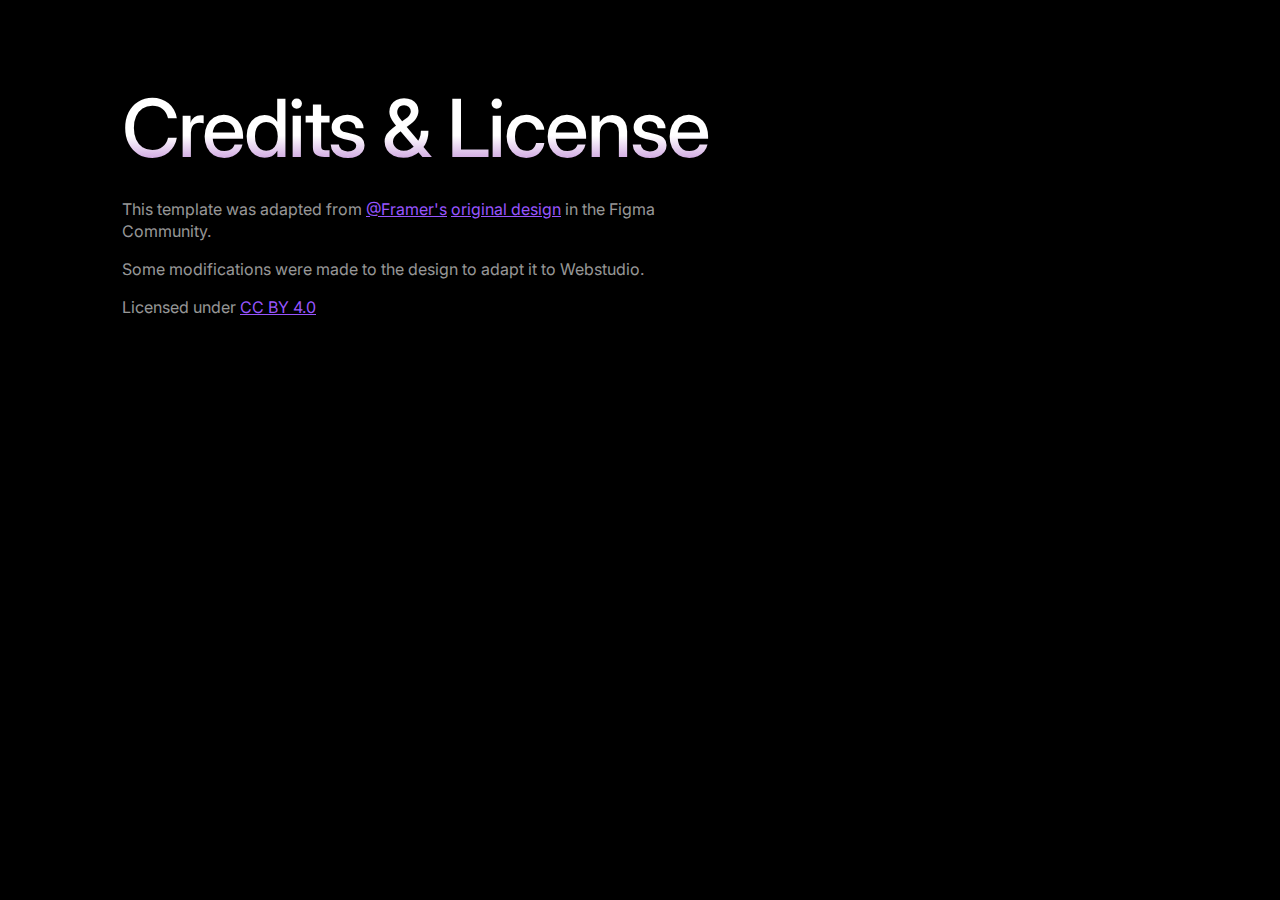
<file: credits/index.html>
<!doctype html>
<html
  lang="en"
  data-ws-project="ab15cd87-6e83-4040-8ba0-d983622cd8f1"
  data-ws-last-published="2025-06-07T05:20:55.775Z"
>
  <head>
    <link
      rel="stylesheet"
      type="text/css"
      href="/assets/static/app_generated_index-6937cd5a.CmmO7opc.css"
    />
    <meta charset="UTF-8" />
    <meta name="viewport" content="width=device-width,initial-scale=1" />
    <meta property="og:url" content="https://url/credits" />
    <title>Credits and License</title>
    <meta property="og:title" content="Credits and License" />
    <meta property="og:type" content="website" />
    <meta name="robots" content="noindex, nofollow" />
    <meta property="twitter:card" content="summary_large_image" />
    <link rel="icon" href="/assets/logo_r1qaJQiri6sK3rPyq-Sar.svg" />
    <link
      rel="preload"
      href="/assets/Inter-VariableFont_opsz_wght_5pWJ31-T_iPEwHdXmYt6P.ttf"
      as="font"
      crossorigin="anonymous"
    />
  </head>
  <body class="w-body">
    <div class="w-box">
      <main class="w-box">
        <section class="w-box cna0hdz c1mzb2kd">
          <div
            class="w-box c1357293 c9jnjeu czr2pxy c155uc7w cry9bxc c1lfjoq7 c1778y6x c1wt8a7g cn6056e c1117wcl c1fd0kk1 c11gzs80"
          >
            <h1
              class="w-heading c11nr3ex cy1haag c32myit cwrra4i c4rpps8 c1d23h5a cnu4kgu c1yb3n9o cbrrmm8 cuo9dm5 c40zsbj c13cx24t c1my01bv c8itdy4 c1dhz37v c1xzir7e"
            >
              Credits &amp; License
            </h1>
            <div class="w-box c1rco612">
              <p class="w-paragraph">
                This template was adapted from
                <a
                  href="https://www.figma.com/@framer"
                  target="_blank"
                  rel="nofollow"
                  class="w-rich-text-link c1pu3n16 cld4m44 c1e9wxra c1c9nyn co9inq6 c18nx7en c13zjl4p cl60rel c1ib9cr2 c1d7u282"
                  >@Framer&#x27;s</a
                >
                <a
                  href="https://www.figma.com/community/file/1387793529956204409"
                  target="_blank"
                  class="w-rich-text-link c1pu3n16 cld4m44 c1e9wxra c1c9nyn co9inq6 c18nx7en c13zjl4p cl60rel c1ib9cr2 c1d7u282"
                  >original design</a
                >
                in the Figma Community.
              </p>
              <p class="w-paragraph">
                Some modifications were made to the design to adapt it to
                Webstudio.
              </p>
              <p class="w-paragraph">
                Licensed under
                <a
                  href="https://creativecommons.org/licenses/by/4.0/"
                  target="_blank"
                  class="w-rich-text-link c1pu3n16 cld4m44 c1e9wxra c1c9nyn co9inq6 c18nx7en c13zjl4p cl60rel c1ib9cr2 c1d7u282"
                  >CC BY 4.0</a
                >
              </p>
            </div>
          </div>
        </section>
      </main>
    </div>
    <script id="vike_pageContext" type="application/json">
      {
        "_urlRewrite": null,
        "pageId": "/pages/credits",
        "routeParams": {},
        "data": {
          "url": "https://url/credits",
          "system": { "params": {}, "search": {}, "origin": "https://url" },
          "resources": {},
          "pageMeta": {
            "title": "Credits and License",
            "description": "",
            "excludePageFromSearch": true,
            "language": "",
            "socialImageAssetName": "!undefined",
            "socialImageUrl": "",
            "status": 200,
            "redirect": "",
            "custom": []
          }
        }
      }
    </script>
    <script id="vike_globalContext" type="application/json">
      {}
    </script>
    <script
      src="/assets/entries/entry-server-routing.CeFWXp-a.js"
      type="module"
      async
    ></script>
    <link
      rel="modulepreload"
      href="/assets/entries/pages_credits.DM0YzA2B.js"
      as="script"
      type="text/javascript"
    /><link
      rel="modulepreload"
      href="/assets/chunks/chunk-UN8F2COd.js"
      as="script"
      type="text/javascript"
    />
  </body>
</html>
</file>
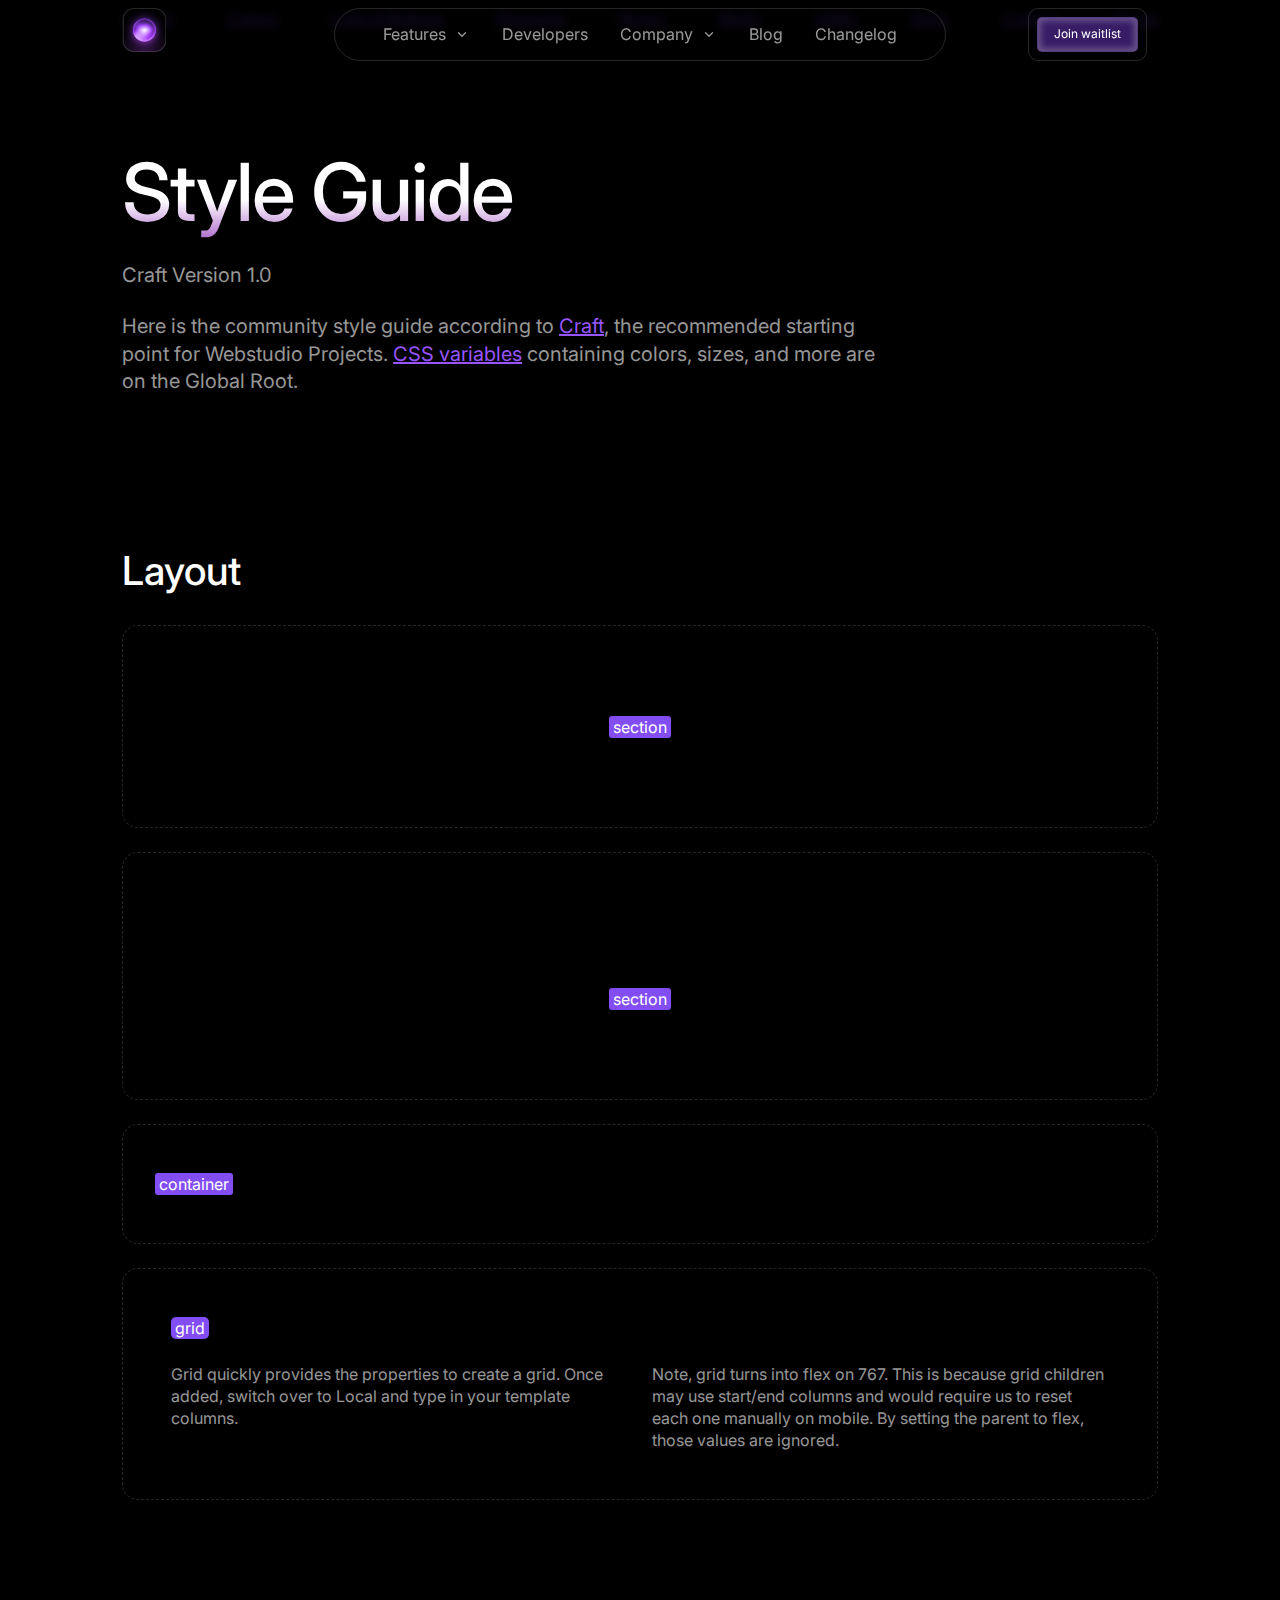
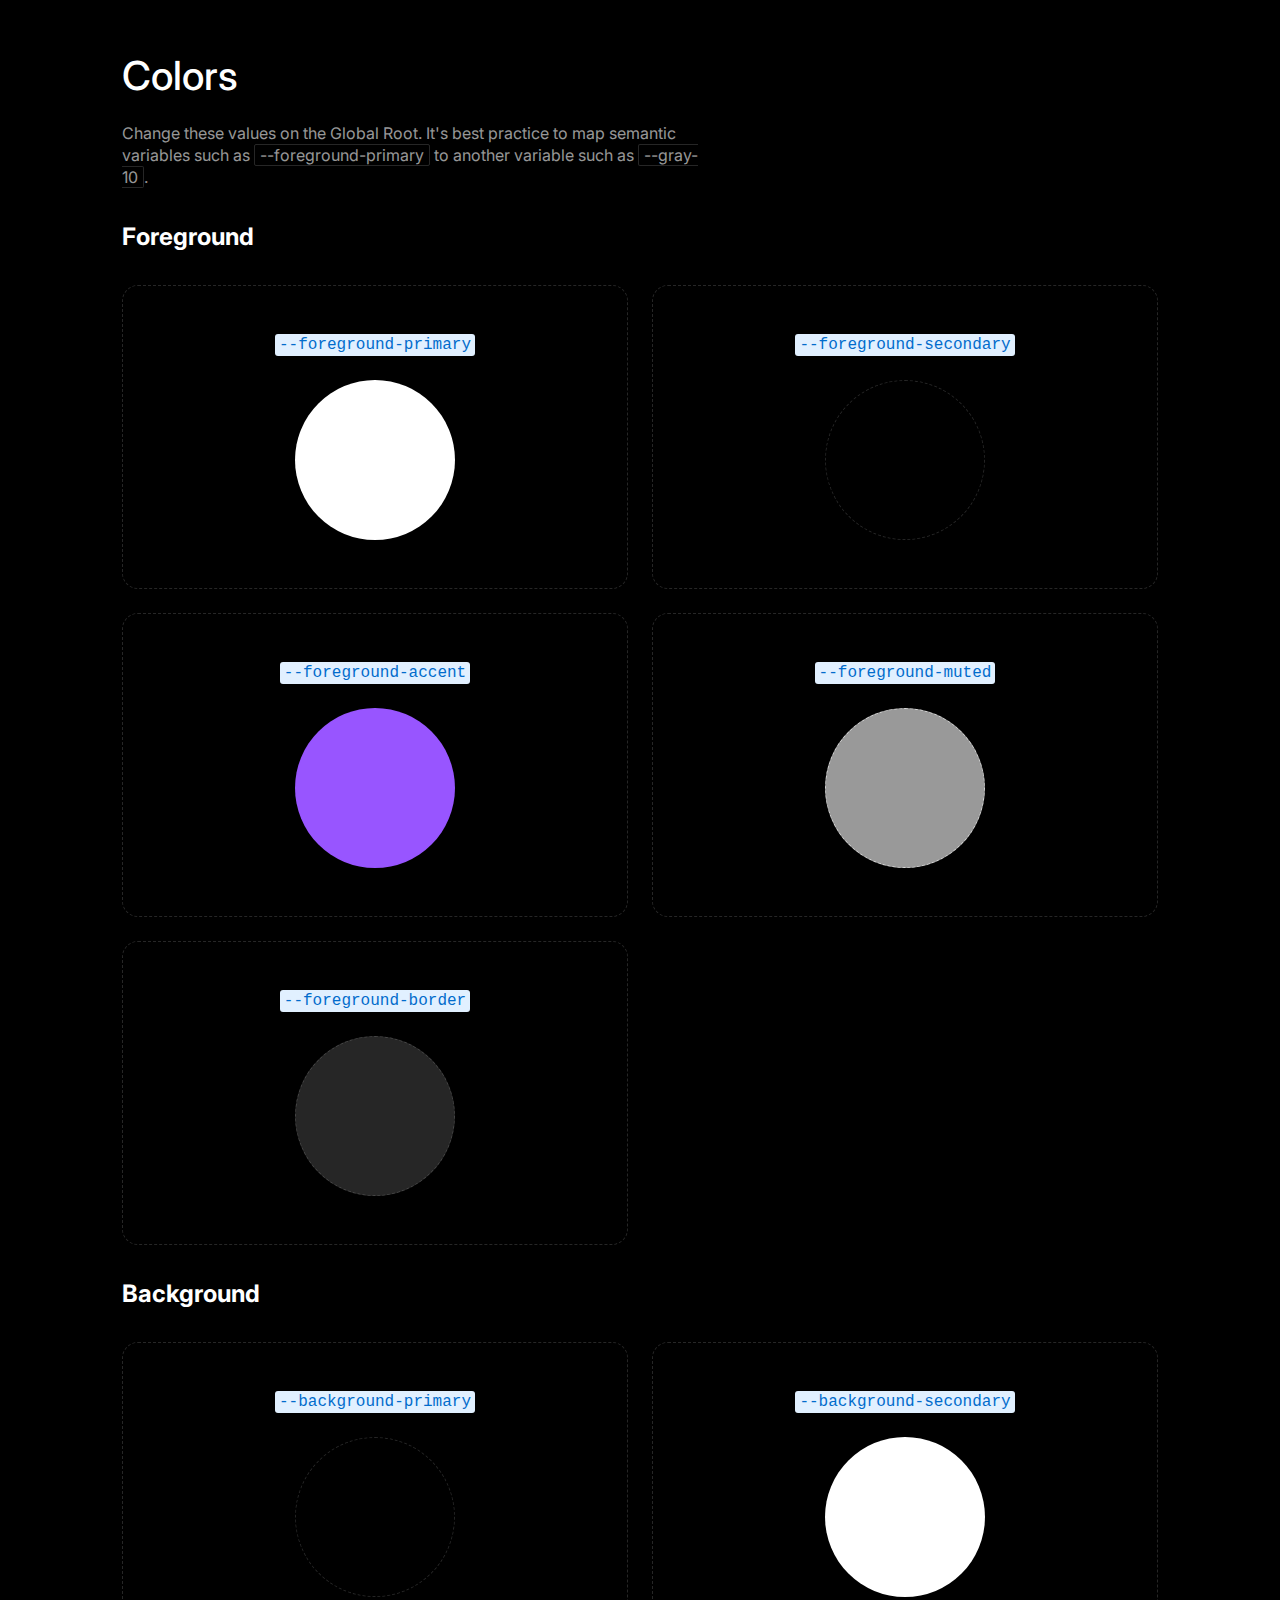
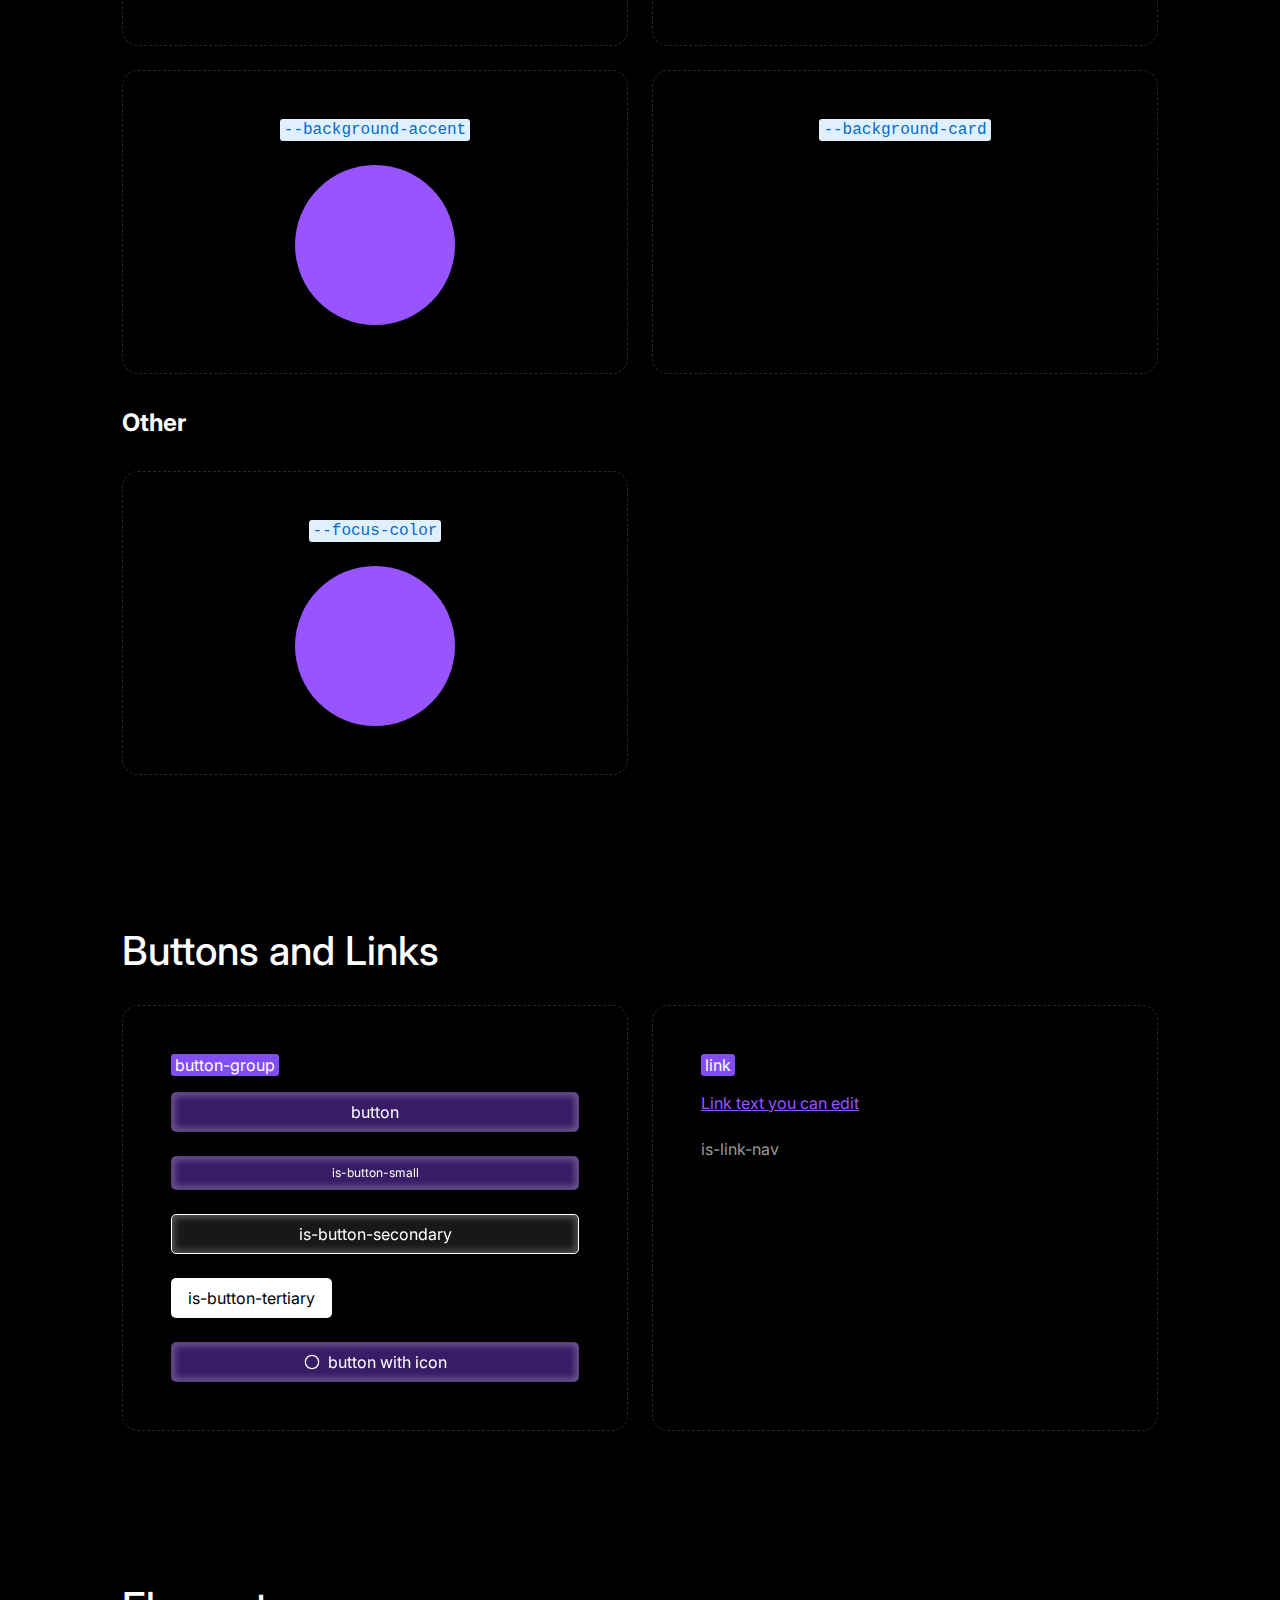
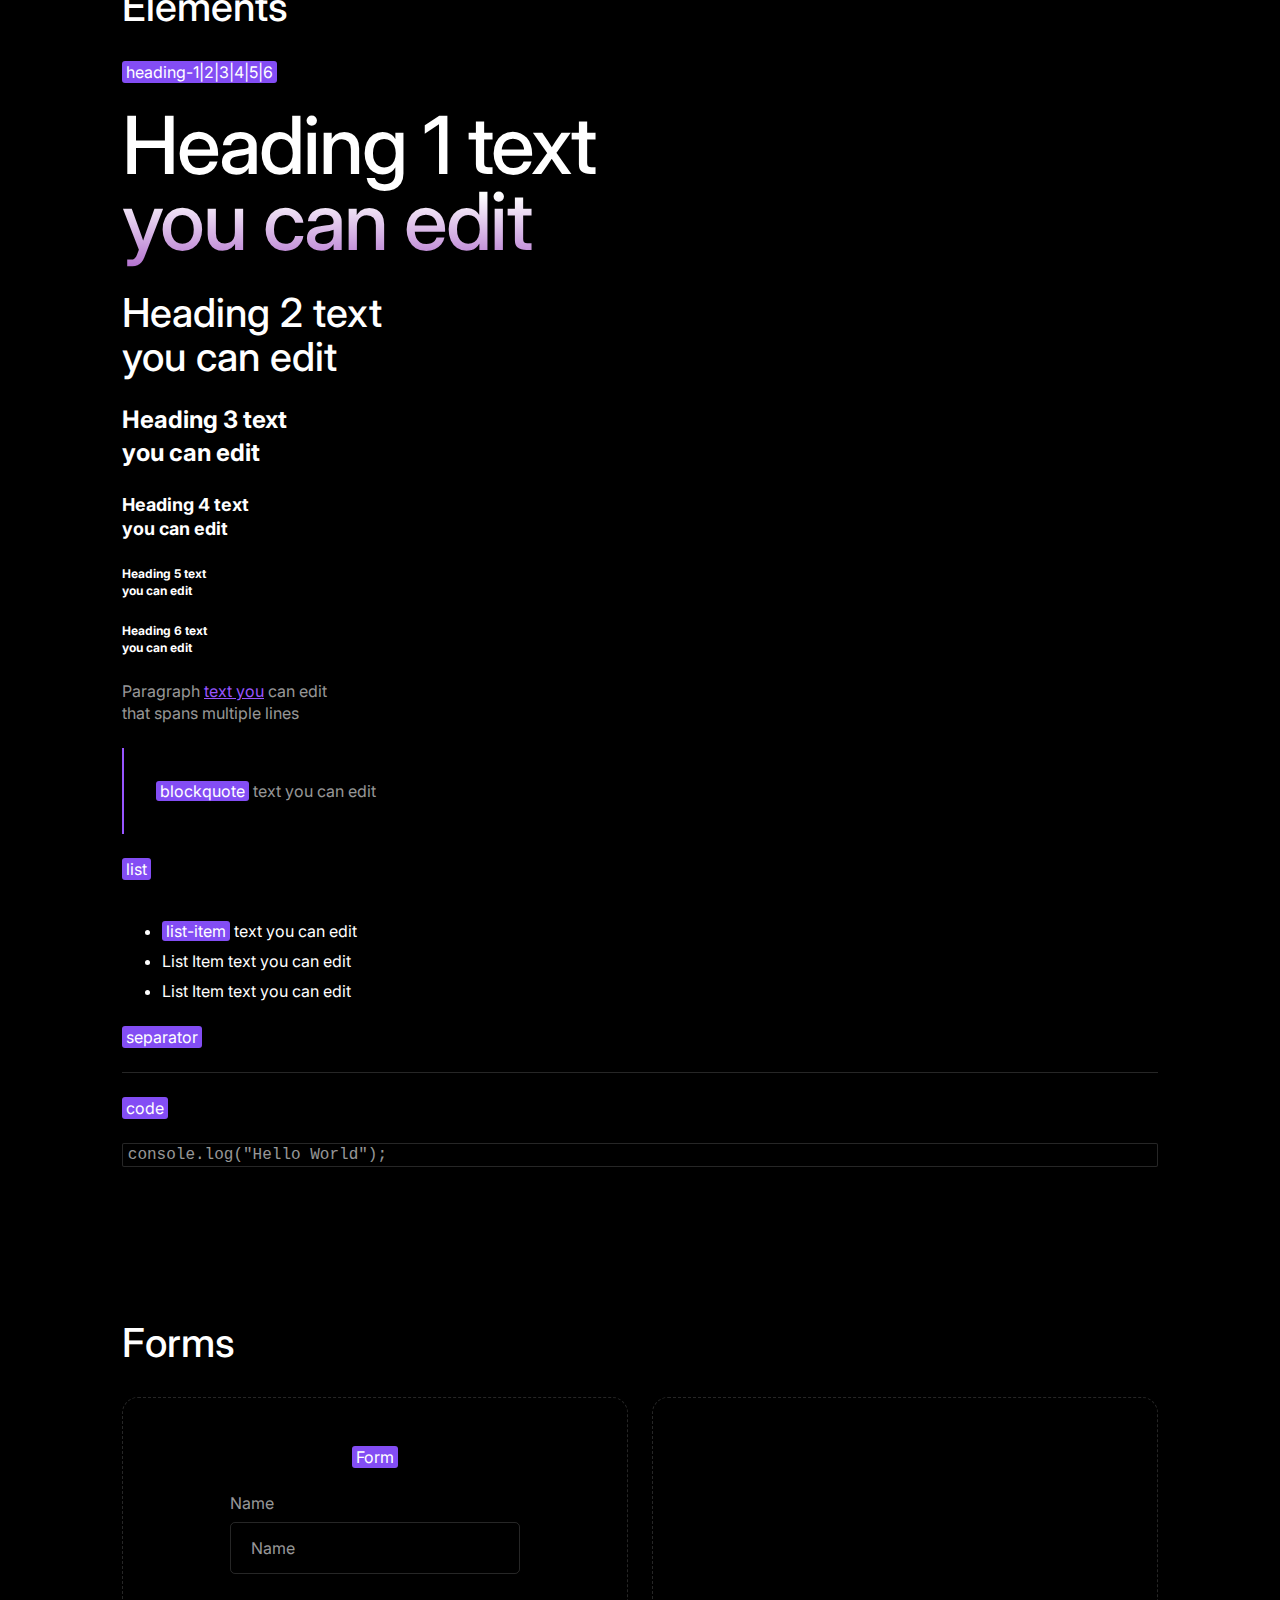
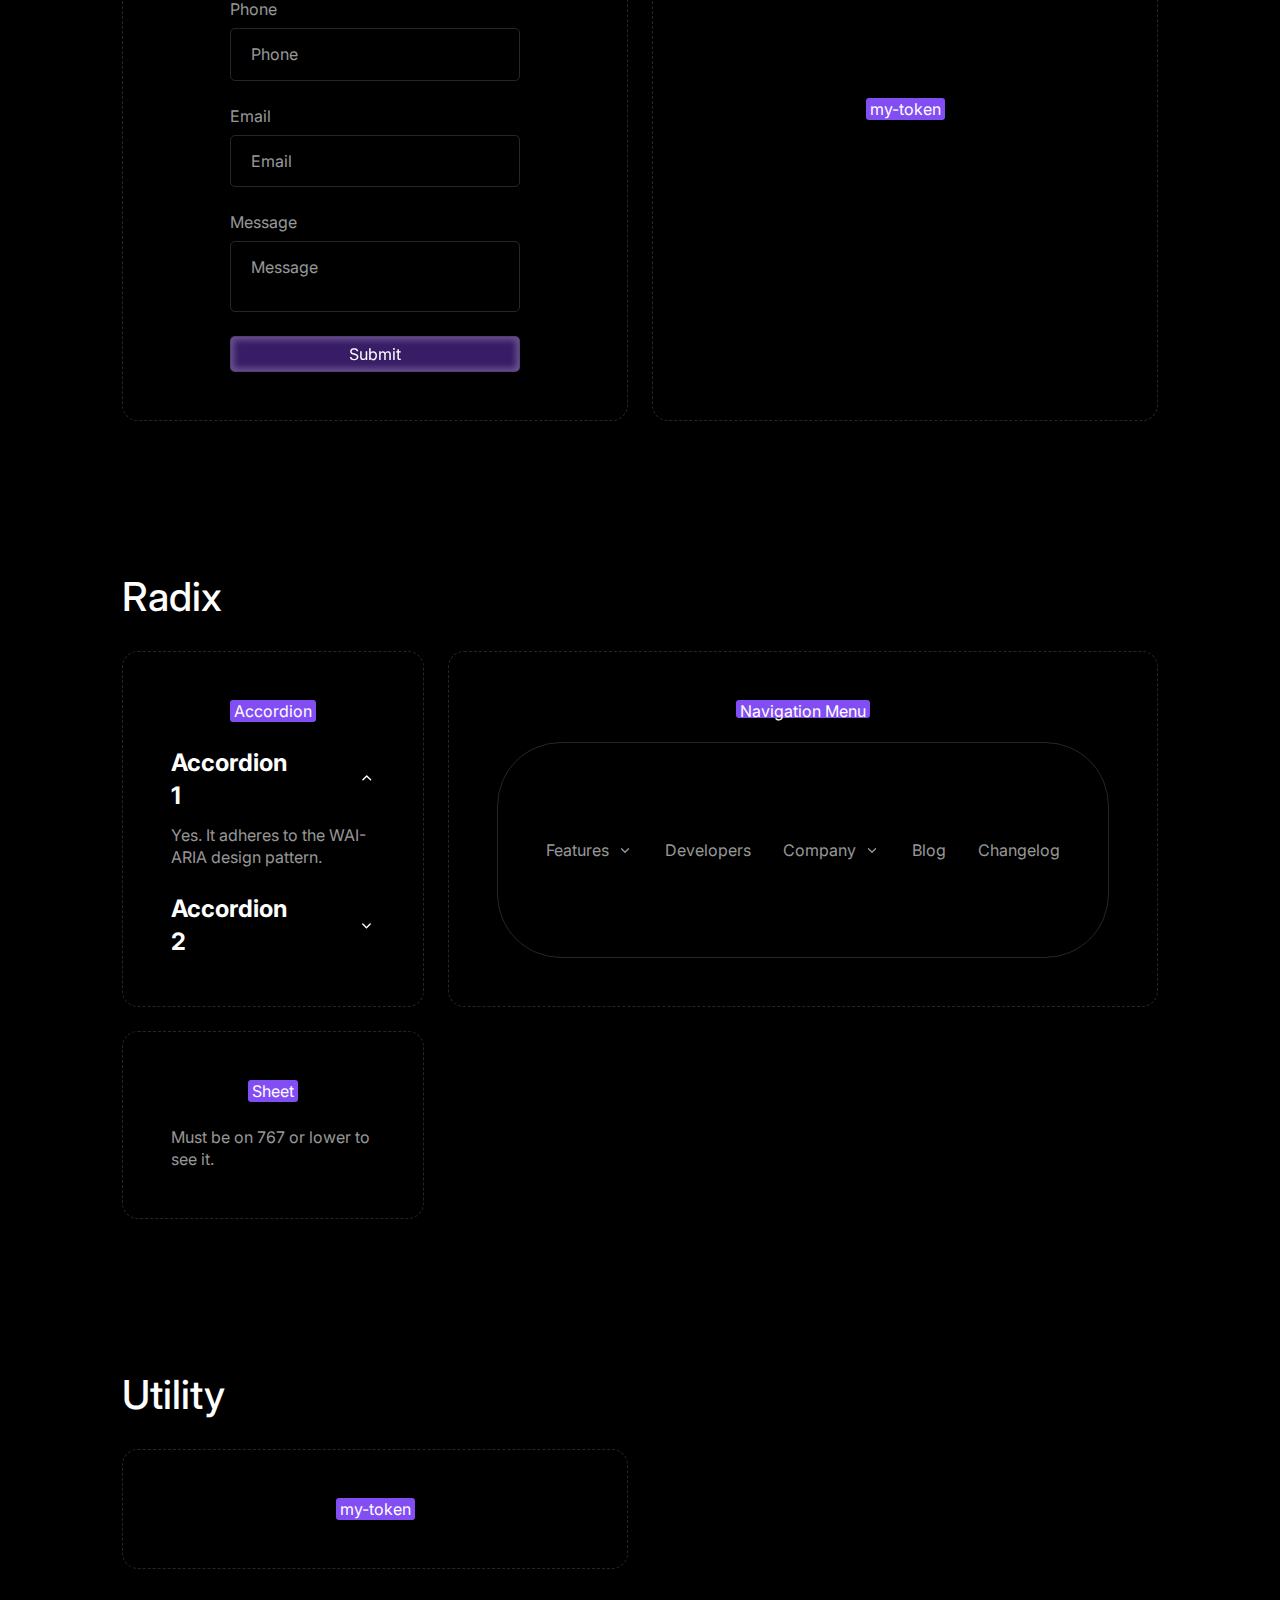
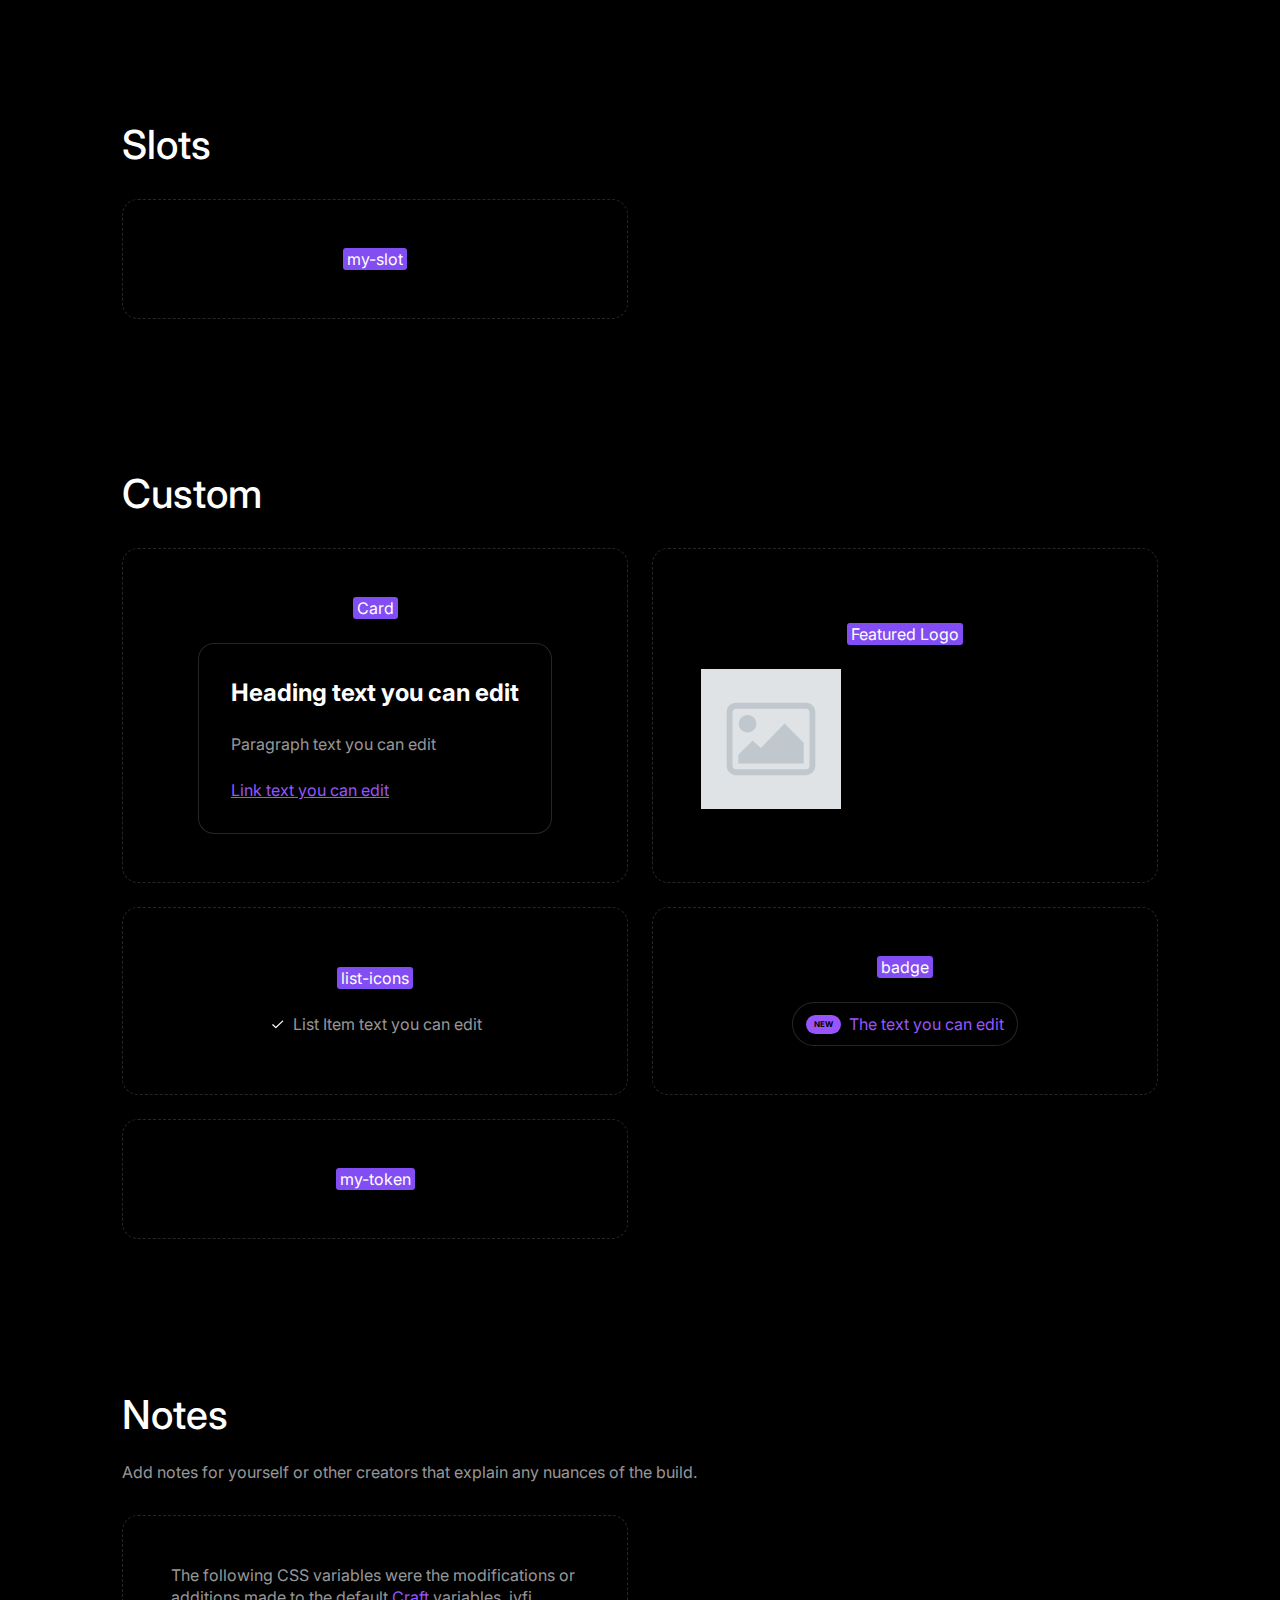
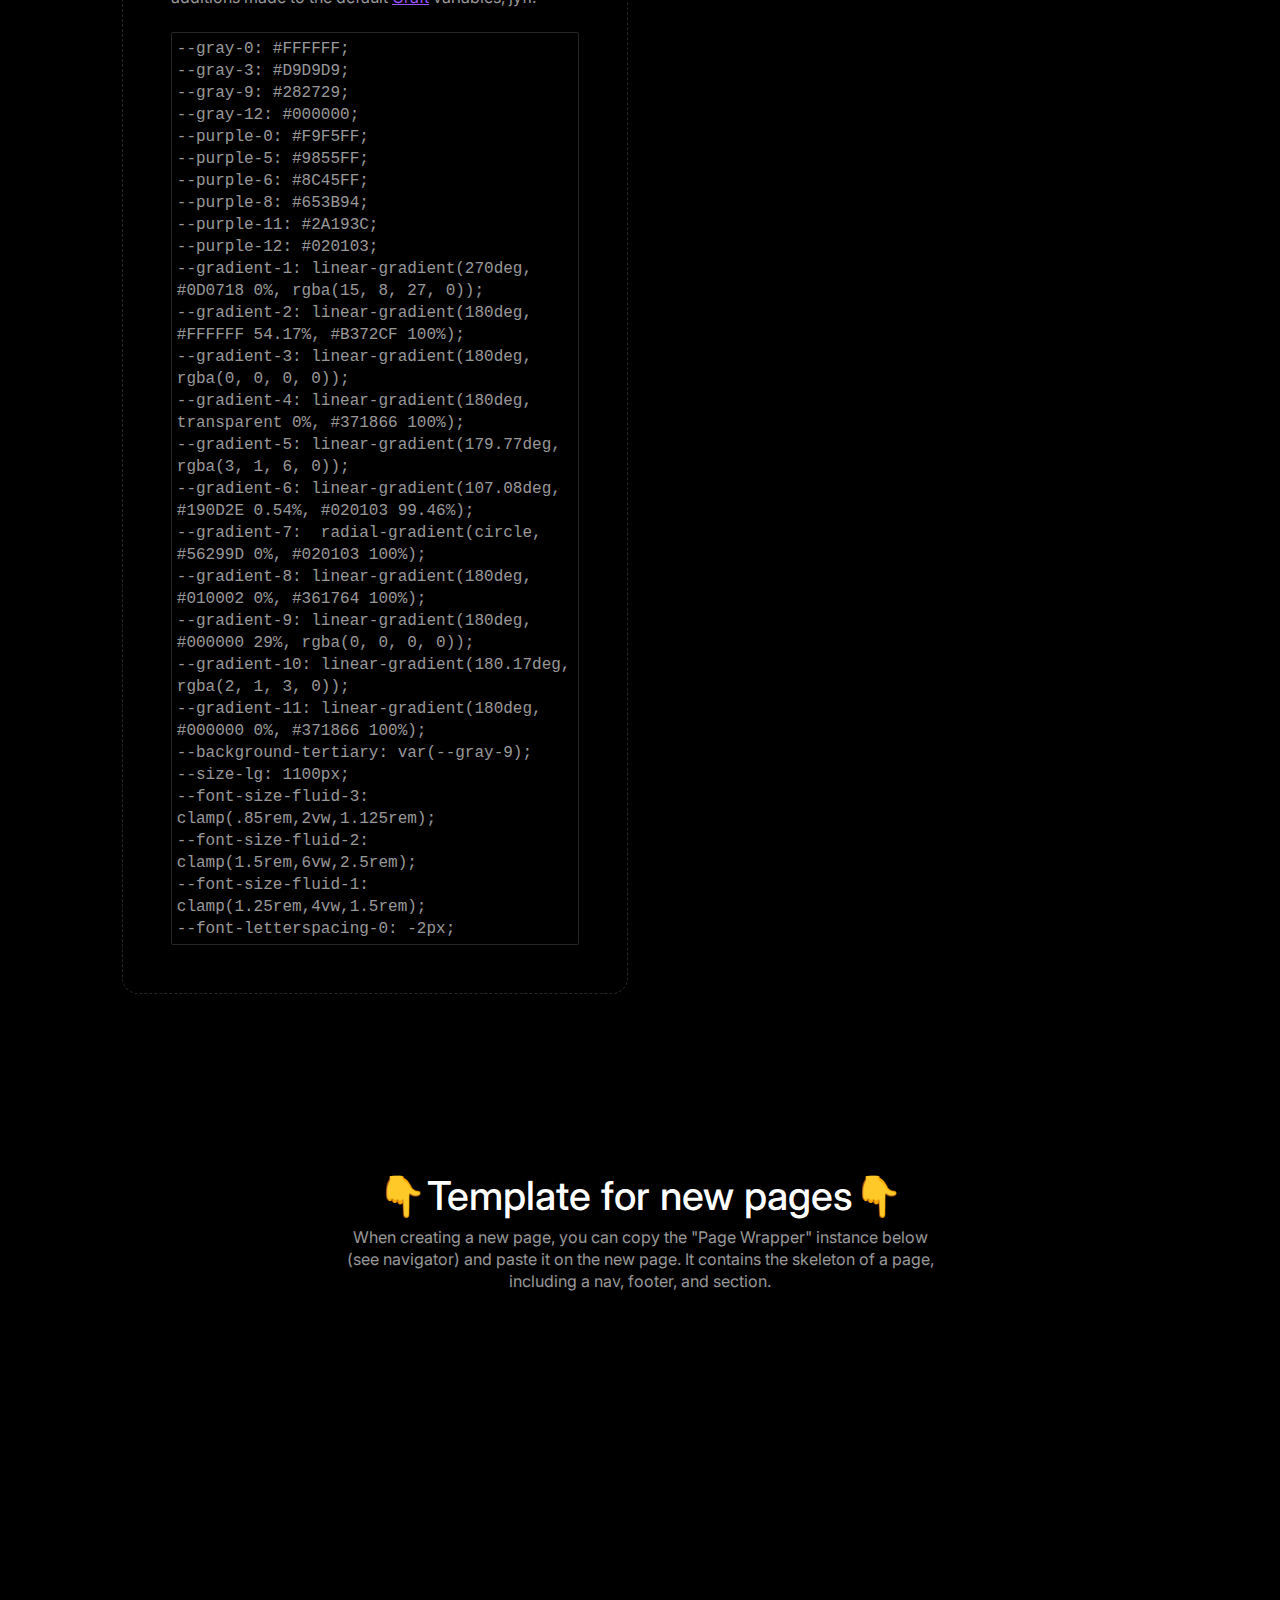
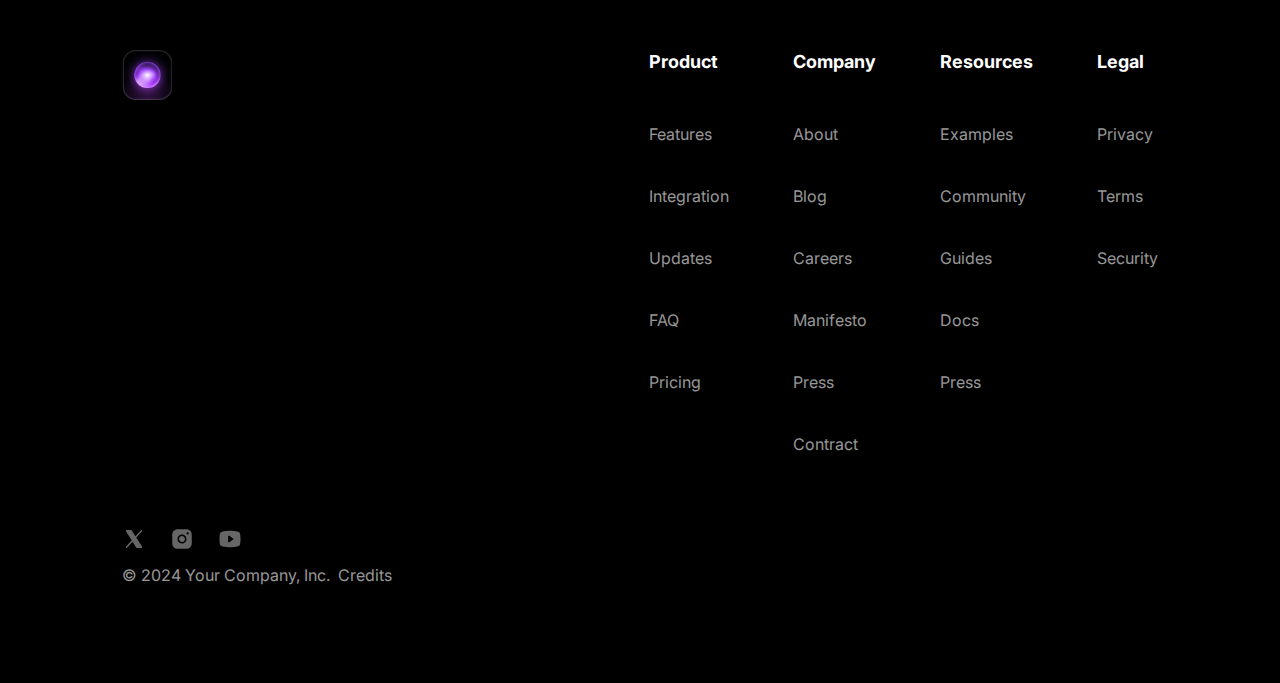
<file: style-guide/index.html>
<!doctype html>
<html
  lang="en"
  data-ws-project="ab15cd87-6e83-4040-8ba0-d983622cd8f1"
  data-ws-last-published="2025-06-07T05:20:55.775Z"
>
  <head>
    <link
      rel="stylesheet"
      type="text/css"
      href="/assets/static/app_generated_index-6937cd5a.CmmO7opc.css"
    />
    <meta charset="UTF-8" />
    <meta name="viewport" content="width=device-width,initial-scale=1" />
    <link
      rel="preload"
      as="image"
      imagesrcset="/assets/Logo_(1)_4DOjcRBy3o604SWE02Vw5.png 16w, /assets/Logo_(1)_4DOjcRBy3o604SWE02Vw5.png 32w, /assets/Logo_(1)_4DOjcRBy3o604SWE02Vw5.png 48w, /assets/Logo_(1)_4DOjcRBy3o604SWE02Vw5.png 64w, /assets/Logo_(1)_4DOjcRBy3o604SWE02Vw5.png 96w, /assets/Logo_(1)_4DOjcRBy3o604SWE02Vw5.png 128w, /assets/Logo_(1)_4DOjcRBy3o604SWE02Vw5.png 256w, /assets/Logo_(1)_4DOjcRBy3o604SWE02Vw5.png 384w"
      imagesizes="100vw"
    />
    <meta property="og:url" content="https://url/style-guide" />
    <title>Untitled</title>
    <meta property="og:title" content="Untitled" />
    <meta property="og:type" content="website" />
    <meta name="robots" content="noindex, nofollow" />
    <meta property="twitter:card" content="summary_large_image" />
    <link rel="icon" href="/assets/logo_r1qaJQiri6sK3rPyq-Sar.svg" />
    <link
      rel="preload"
      href="/assets/Inter-VariableFont_opsz_wght_5pWJ31-T_iPEwHdXmYt6P.ttf"
      as="font"
      crossorigin="anonymous"
    />
    <link
      rel="preload"
      href="/assets/Group_1_3Lze2enBpFNP3rVOtd0Yp.svg"
      as="image"
    />
    <link
      rel="preload"
      href="/assets/Pattern_79YdcihVRk2R5H0fuZxz7.svg"
      as="image"
    />
    <link
      rel="preload"
      href="/assets/App_Wide_2x_1_(1)_69MShZLi3pDA9oCPN794H.webp"
      as="image"
    />
    <link
      rel="preload"
      href="/assets/Icons_Zs8GOxaeJO22wgbZCoQDR.svg"
      as="image"
    />
  </head>
  <body id="top" class="w-body">
    <div class="w-box cna0hdz c1mzb2kd">
      <div
        class="w-box c1357293 c9jnjeu czr2pxy c155uc7w cry9bxc c1lfjoq7 c1778y6x c1wt8a7g c11ykhog c1kt5iwx c1fd0kk1 c11gzs80"
      >
        <div class="w-box cry9bxc c1lfjoq7 c1z0l37u c1ml0hr7 cbmc0x9">
          <h1
            class="w-heading c11nr3ex cy1haag c32myit cwrra4i c4rpps8 c1d23h5a cnu4kgu c1yb3n9o cbrrmm8 cuo9dm5 c40zsbj c13cx24t c1my01bv c8itdy4 c1dhz37v c1xzir7e"
          >
            Style Guide
          </h1>
          <div class="w-text c1nkzcyu che9upb">Craft Version 1.0</div>
          <p class="w-paragraph cz5g8eb c1nkzcyu">
            Here is the community style guide according to
            <a
              href="https://docs.webstudio.is/university/craft"
              target="_blank"
              class="w-rich-text-link c1pu3n16 cld4m44 c1e9wxra c1c9nyn co9inq6 c18nx7en c13zjl4p cl60rel c1ib9cr2 c1d7u282"
              >Craft</a
            >, the recommended starting point for Webstudio Projects.
            <a
              href="https://docs.webstudio.is/university/foundations/css-variables"
              target="_blank"
              class="w-rich-text-link c1pu3n16 cld4m44 c1e9wxra c1c9nyn co9inq6 c18nx7en c13zjl4p cl60rel c1ib9cr2 c1d7u282"
              >CSS variables</a
            >
            containing colors, sizes, and more are on the Global Root.
          </p>
        </div>
        <div
          id="layout"
          class="w-box cry9bxc c1lfjoq7 cdq89vd c1tcoltv c1778y6x"
        >
          <div class="w-box cry9bxc c1lfjoq7 c1z0l37u c1ml0hr7 cbmc0x9">
            <h2
              class="w-heading c1dxq9cf cy1haag c32myit cwrra4i c12y6bqh c1mpwk4w"
            >
              Layout
            </h2>
          </div>
          <div class="w-box copqmak c9sypx0 c1w3ahi2 c3zdkj3 c1lcvbhc">
            <div
              class="w-box c12n5uks csb0ifw cg5j03k c8od1c4 cry9bxc c1qyy4dh ct02u4h cna0hdz c1mzb2kd c1vaudkt cci8rp4 c1fhkm63 clv8gve c1lfjoq7 cll3pt2 c1gy5yet ck4tzbx"
            >
              <div
                class="w-text c1yehcfp cbvffy can94pj c1p3n7hw c1qom380 c1pn4vw7 cczo11 c1tnvyeo c1pm51o8 c18tatc1"
              >
                section
              </div>
            </div>
            <div
              class="w-box c12n5uks csb0ifw cg5j03k c8od1c4 cry9bxc c1qyy4dh ct02u4h ch3bbj5 c1mzb2kd c1vaudkt cci8rp4 c1fhkm63 clv8gve c1lfjoq7 cll3pt2 c1gy5yet ck4tzbx"
            >
              <div
                class="w-text c1yehcfp cbvffy can94pj c1p3n7hw c1qom380 c1pn4vw7 cczo11 c1tnvyeo c1pm51o8 c18tatc1"
              >
                section
              </div>
            </div>
            <div
              class="w-box c12n5uks csb0ifw cg5j03k c8od1c4 cry9bxc c1778y6x c1wt8a7g c2keyc8 cnkorcr c1fd0kk1 c11gzs80 c1fhkm63 clv8gve c1lfjoq7 c1s46o9r cdczzub c1357293 c9jnjeu czr2pxy c155uc7w ck4tzbx"
            >
              <div
                class="w-text c1yehcfp cbvffy can94pj c1p3n7hw c1qom380 c1pn4vw7 cczo11 c1tnvyeo c1pm51o8 c18tatc1"
              >
                container
              </div>
            </div>
            <div
              class="w-box c12n5uks csb0ifw cg5j03k c8od1c4 copqmak c1vrexag ct02u4h c1fhkm63 clv8gve c1lfjoq7 c10zkoym ct8c5y2 c1f64byh co2qwzx ck4tzbx c1g7fxd7 cx6c9kw c174sw29"
            >
              <div class="w-box c7rvndl c2w8hv4">
                <div
                  class="w-text c1yehcfp c1umavhe caipwxg cbvffy can94pj cuccfz7 cir85gx c1qom380 cr8yqfm c1ufwdzl c5blvcv cml0h3f c5m8ase clv8gve"
                >
                  grid
                </div>
              </div>
              <div class="w-box">
                <p class="w-paragraph">
                  Grid quickly provides the properties to create a grid. Once
                  added, switch over to Local and type in your template columns.
                </p>
              </div>
              <div class="w-box">
                <p class="w-paragraph">
                  Note, grid turns into flex on 767. This is because grid
                  children may use start/end columns and would require us to
                  reset each one manually on mobile. By setting the parent to
                  flex, those values are ignored.
                </p>
              </div>
            </div>
          </div>
        </div>
        <div
          id="colors"
          class="w-box cry9bxc c1lfjoq7 cdq89vd c1tcoltv c1778y6x"
        >
          <div class="w-box cry9bxc c1lfjoq7 c1z0l37u c1ml0hr7 cbmc0x9">
            <h2
              class="w-heading c1dxq9cf cy1haag c32myit cwrra4i c12y6bqh c1mpwk4w"
            >
              Colors
            </h2>
            <p class="w-paragraph che9upb c1rco612">
              Change these values on the Global Root. It&#x27;s best practice to
              map semantic variables such as
              <span
                class="w-text-1 c2i0393 c19evryj cntnubm c16hrg7f c12vy3a5 cuwcd3w c1qakuu0 cz20ayj"
                >--foreground-primary</span
              >
              to another variable such as
              <span
                class="w-text-1 c2i0393 c19evryj cntnubm c16hrg7f c12vy3a5 cuwcd3w c1qakuu0 cz20ayj"
                >--gray-10</span
              >.
            </p>
          </div>
          <h3 class="w-heading cuoke4w c11dowh9 c32myit cwrra4i c12y6bqh">
            Foreground
          </h3>
          <div class="w-box copqmak c1f64byh c1w3ahi2 c3zdkj3 c1lcvbhc">
            <div
              class="w-box c12n5uks csb0ifw cg5j03k c8od1c4 cry9bxc c1qyy4dh ct02u4h c1fhkm63 clv8gve c1lfjoq7 cll3pt2 c1gy5yet ck4tzbx c1g7fxd7"
            >
              <div
                class="w-text c1cty1eq cbvffy can94pj cdt4mfm c1qom380 c1pn4vw7 cczo11 c1tnvyeo c1pm51o8 c18tatc1 c16x0h2l"
              >
                --foreground-primary
              </div>
              <div
                class="w-box cagnu3j c1cx42qj c1nj04wn c1nitjp7 c195lvp6 c1hr6a6t c1s9lq31 c12y6bqh c6pvryr"
              ></div>
            </div>
            <div
              class="w-box c12n5uks csb0ifw cg5j03k c8od1c4 cry9bxc c1qyy4dh ct02u4h c1fhkm63 clv8gve c1lfjoq7 cll3pt2 c1gy5yet ck4tzbx c1g7fxd7"
            >
              <div
                class="w-text c1cty1eq cbvffy can94pj cdt4mfm c1qom380 c1pn4vw7 cczo11 c1tnvyeo c1pm51o8 c18tatc1 c16x0h2l"
              >
                --foreground-secondary
              </div>
              <div
                class="w-box cagnu3j c1cx42qj c1nj04wn c1nitjp7 c195lvp6 c1hr6a6t c1s9lq31 c1bd9ep2 ck4tzbx"
              ></div>
            </div>
            <div
              class="w-box c12n5uks csb0ifw cg5j03k c8od1c4 cry9bxc c1qyy4dh ct02u4h c1fhkm63 clv8gve c1lfjoq7 cll3pt2 c1gy5yet ck4tzbx c1g7fxd7"
            >
              <div
                class="w-text c1cty1eq cbvffy can94pj cdt4mfm c1qom380 c1pn4vw7 cczo11 c1tnvyeo c1pm51o8 c18tatc1 c16x0h2l"
              >
                --foreground-accent
              </div>
              <div
                class="w-box cagnu3j c1cx42qj c1nj04wn c1nitjp7 c195lvp6 c1hr6a6t c1s9lq31 cpp0nin c6pvryr"
              ></div>
            </div>
            <div
              class="w-box c12n5uks csb0ifw cg5j03k c8od1c4 cry9bxc c1qyy4dh ct02u4h c1fhkm63 clv8gve c1lfjoq7 cll3pt2 c1gy5yet ck4tzbx c1g7fxd7"
            >
              <div
                class="w-text c1cty1eq cbvffy can94pj cdt4mfm c1qom380 c1pn4vw7 cczo11 c1tnvyeo c1pm51o8 c18tatc1 c16x0h2l"
              >
                --foreground-muted
              </div>
              <div
                class="w-box cagnu3j c1cx42qj c1nj04wn c1nitjp7 c195lvp6 c1hr6a6t c1s9lq31 czt9u4x c6pvryr"
              ></div>
            </div>
            <div
              class="w-box c12n5uks csb0ifw cg5j03k c8od1c4 cry9bxc c1qyy4dh ct02u4h c1fhkm63 clv8gve c1lfjoq7 cll3pt2 c1gy5yet ck4tzbx c1g7fxd7"
            >
              <div
                class="w-text c1cty1eq cbvffy can94pj cdt4mfm c1qom380 c1pn4vw7 cczo11 c1tnvyeo c1pm51o8 c18tatc1 c16x0h2l"
              >
                --foreground-border
              </div>
              <div
                class="w-box cagnu3j c1cx42qj c1nj04wn c1nitjp7 c195lvp6 c1hr6a6t c1s9lq31 cchda18 c6pvryr"
              ></div>
            </div>
          </div>
          <h3 class="w-heading cuoke4w c11dowh9 c32myit cwrra4i c12y6bqh">
            Background
          </h3>
          <div class="w-box copqmak c1f64byh c1w3ahi2 c3zdkj3 c1lcvbhc">
            <div
              class="w-box c12n5uks csb0ifw cg5j03k c8od1c4 cry9bxc c1qyy4dh ct02u4h c1fhkm63 clv8gve c1lfjoq7 cll3pt2 c1gy5yet ck4tzbx c1g7fxd7"
            >
              <div
                class="w-text c1cty1eq cbvffy can94pj cdt4mfm c1qom380 c1pn4vw7 cczo11 c1tnvyeo c1pm51o8 c18tatc1 c16x0h2l"
              >
                --background-primary
              </div>
              <div
                class="w-box cagnu3j c1cx42qj c1nj04wn c1nitjp7 c195lvp6 c1hr6a6t c1s9lq31 cvgv9nf ck4tzbx"
              ></div>
            </div>
            <div
              class="w-box c12n5uks csb0ifw cg5j03k c8od1c4 cry9bxc c1qyy4dh ct02u4h c1fhkm63 clv8gve c1lfjoq7 cll3pt2 c1gy5yet ck4tzbx c1g7fxd7"
            >
              <div
                class="w-text c1cty1eq cbvffy can94pj cdt4mfm c1qom380 c1pn4vw7 cczo11 c1tnvyeo c1pm51o8 c18tatc1 c16x0h2l"
              >
                --background-secondary
              </div>
              <div
                class="w-box cagnu3j c1cx42qj c1nj04wn c1nitjp7 c195lvp6 c1hr6a6t c1s9lq31 c1llqm3g c6pvryr"
              ></div>
            </div>
            <div
              class="w-box c12n5uks csb0ifw cg5j03k c8od1c4 cry9bxc c1qyy4dh ct02u4h c1fhkm63 clv8gve c1lfjoq7 cll3pt2 c1gy5yet ck4tzbx c1g7fxd7"
            >
              <div
                class="w-text c1cty1eq cbvffy can94pj cdt4mfm c1qom380 c1pn4vw7 cczo11 c1tnvyeo c1pm51o8 c18tatc1 c16x0h2l"
              >
                --background-accent
              </div>
              <div
                class="w-box cagnu3j c1cx42qj c1nj04wn c1nitjp7 c195lvp6 c1hr6a6t c1s9lq31 c1iv8y8b c6pvryr"
              ></div>
            </div>
            <div
              class="w-box c12n5uks csb0ifw cg5j03k c8od1c4 cry9bxc c1qyy4dh ct02u4h c1fhkm63 clv8gve c1lfjoq7 cll3pt2 c1gy5yet ck4tzbx c1g7fxd7"
            >
              <div
                class="w-text c1cty1eq cbvffy can94pj cdt4mfm c1qom380 c1pn4vw7 cczo11 c1tnvyeo c1pm51o8 c18tatc1 c16x0h2l"
              >
                --background-card
              </div>
              <div
                class="w-box cagnu3j c1cx42qj c1nj04wn c1nitjp7 c195lvp6 c1hr6a6t c1s9lq31 cow0ixc c6pvryr"
              ></div>
            </div>
          </div>
          <h3 class="w-heading cuoke4w c11dowh9 c32myit cwrra4i c12y6bqh">
            Other
          </h3>
          <div class="w-box copqmak c1f64byh c1w3ahi2 c3zdkj3 c1lcvbhc">
            <div
              class="w-box c12n5uks csb0ifw cg5j03k c8od1c4 cry9bxc c1qyy4dh ct02u4h c1fhkm63 clv8gve c1lfjoq7 cll3pt2 c1gy5yet ck4tzbx c1g7fxd7"
            >
              <div
                class="w-text c1cty1eq cbvffy can94pj cdt4mfm c1qom380 c1pn4vw7 cczo11 c1tnvyeo c1pm51o8 c18tatc1 c16x0h2l"
              >
                --focus-color
              </div>
              <div
                class="w-box cagnu3j c1cx42qj c1nj04wn c1nitjp7 c195lvp6 c1hr6a6t c1s9lq31 c17o0p2u c6pvryr"
              ></div>
            </div>
          </div>
        </div>
        <div
          id="links-buttons"
          class="w-box cry9bxc c1lfjoq7 cdq89vd c1tcoltv c1778y6x"
        >
          <div class="w-box cry9bxc c1lfjoq7 c1z0l37u c1ml0hr7 cbmc0x9">
            <h2
              class="w-heading c1dxq9cf cy1haag c32myit cwrra4i c12y6bqh c1mpwk4w"
            >
              Buttons and Links
            </h2>
          </div>
          <div class="w-box copqmak c1f64byh c1w3ahi2 c3zdkj3 c1lcvbhc">
            <div
              class="w-box c12n5uks csb0ifw cg5j03k c8od1c4 cry9bxc c16xs6ny c1wt8a7g c1fhkm63 clv8gve c1lfjoq7 c133lpx4 c14u5o53 ck4tzbx c1g7fxd7"
            >
              <div
                class="w-text c1yehcfp cbvffy can94pj c1p3n7hw c1qom380 c1pn4vw7 cczo11 c1tnvyeo c1pm51o8 c18tatc1"
              >
                button-group
              </div>
              <div
                class="w-box cry9bxc c1qyy4dh c1wt8a7g c10zkoym ct8c5y2 c15cml01"
              >
                <a
                  class="w-link cnrz8fp c13b531o c1my01bv c14z1eqr c1ktl1y1 cr8yqfm c1ufwdzl c5blvcv cml0h3f c135vpv5 csru8nn c1qyy4dh ct02u4h c1md20bl c1e892th c1qom380 c10ldywu cbm6zv4 c1b1wvmf c1mcu1jn c1d7r856 cd3iwfe c1yhcvvf cwc6hbl c11r52nx czr2pxy cheslu6 cl60rel c1ib9cr2 cr2cdex"
                  href="#"
                  ><span class="w-text">button</span></a
                ><a
                  class="w-link cnrz8fp c13b531o c1my01bv c14z1eqr c1ktl1y1 cr8yqfm c1ufwdzl c5blvcv cml0h3f c135vpv5 csru8nn c1qyy4dh ct02u4h c1md20bl c1e892th c1qom380 c10ldywu cbm6zv4 c1b1wvmf c1mcu1jn c1d7r856 cd3iwfe c1yhcvvf cwc6hbl c11r52nx czr2pxy c3pidkv c1kol985 cheslu6 cl60rel c1ib9cr2 cr2cdex"
                  href="#"
                  ><span class="w-text">is-button-small</span></a
                ><a
                  class="w-link c1mtjugd c13b531o c1my01bv c14z1eqr c1ktl1y1 cr8yqfm c1ufwdzl c5blvcv cml0h3f c135vpv5 csru8nn c1qyy4dh ct02u4h c1md20bl c1e892th c1qom380 c1gkfupp cbm6zv4 c1b1wvmf c1mcu1jn c1d7r856 cd3iwfe c1yhcvvf cwc6hbl c11r52nx czr2pxy ckz5c6u cl60rel c1ib9cr2 c1vlwcj"
                  href="#"
                  >is-button-secondary</a
                ><a
                  class="w-link c1plv2ab c13b531o c1my01bv c14z1eqr c1ktl1y1 cr8yqfm c1ufwdzl c5blvcv cml0h3f c135vpv5 csru8nn c1qyy4dh ct02u4h c1md20bl c1e892th c1qom380 cn2jcgb cdcs8wy c1m1praz c1mcu1jn c1d7r856 cd3iwfe c1yhcvvf cwc6hbl c11r52nx cblpe2z cheslu6 cl60rel c1ib9cr2 c82bfcw c1ukphsi"
                  href="#"
                  >is-button-tertiary</a
                ><a
                  class="w-link cnrz8fp c13b531o c1my01bv c14z1eqr c1ktl1y1 cr8yqfm c1ufwdzl c5blvcv cml0h3f c135vpv5 csru8nn c1qyy4dh ct02u4h c1md20bl c1e892th c1qom380 c10ldywu cbm6zv4 c1b1wvmf c1mcu1jn c1d7r856 cd3iwfe c1yhcvvf cwc6hbl c11r52nx czr2pxy cheslu6 cl60rel c1ib9cr2 cr2cdex"
                  href="#"
                  ><div
                    class="w-html-embed csru8nn ch2prsz cg4iiql c1qyy4dh ct02u4h"
                  >
                    <svg
                      xmlns="http://www.w3.org/2000/svg"
                      width="24"
                      height="24"
                      viewBox="0 0 24 24"
                      fill="none"
                      stroke="currentColor"
                      stroke-width="2"
                      stroke-linecap="round"
                      stroke-linejoin="round"
                    >
                      <circle cx="12" cy="12" r="10"></circle>
                    </svg>
                  </div>
                  <span class="w-text">button with icon</span></a
                >
              </div>
            </div>
            <div
              class="w-box c12n5uks csb0ifw cg5j03k c8od1c4 cry9bxc c16xs6ny c1wt8a7g c1fhkm63 clv8gve c1lfjoq7 c133lpx4 c14u5o53 ck4tzbx c1g7fxd7"
            >
              <div
                class="w-text c1yehcfp cbvffy can94pj c1p3n7hw c1qom380 c1pn4vw7 cczo11 c1tnvyeo c1pm51o8 c18tatc1"
              >
                link
              </div>
              <a
                class="w-link c1pu3n16 cld4m44 c1e9wxra c1c9nyn co9inq6 c18nx7en c13zjl4p cl60rel c1ib9cr2 c1d7u282"
                href="#"
                >Link text you can edit</a
              ><a
                class="w-link catu86a csru8nn c1e9wxra c1c9nyn co9inq6 c18nx7en c13zjl4p ch11gwv c1md20bl c1e892th c1qyy4dh ct02u4h c1e7helk c1l0vha7 csyy8v5 c1bc2i7x c17r8x7j c13b531o c1my01bv c135vpv5 c1y6imu0 c3qzgd0 cl60rel c1ib9cr2 c1ukphsi c12mjb61"
                href="#"
                >is-link-nav</a
              >
            </div>
          </div>
        </div>
        <div
          id="elements"
          class="w-box cry9bxc c1lfjoq7 cdq89vd c1tcoltv c1778y6x"
        >
          <div class="w-box cry9bxc c1lfjoq7 c1z0l37u c1ml0hr7 cbmc0x9">
            <h2
              class="w-heading c1dxq9cf cy1haag c32myit cwrra4i c12y6bqh c1mpwk4w"
            >
              Elements
            </h2>
          </div>
          <div class="w-box cry9bxc c1lfjoq7 c1z0l37u c1ml0hr7">
            <div
              class="w-text c1yehcfp cbvffy can94pj c1p3n7hw c1qom380 c1pn4vw7 cczo11 c1tnvyeo c1pm51o8 c18tatc1"
            >
              heading-1|2|3|4|5|6
            </div>
            <h1
              class="w-heading c11nr3ex cy1haag c32myit cwrra4i c4rpps8 c1d23h5a cnu4kgu c1yb3n9o cbrrmm8 cuo9dm5 c40zsbj c13cx24t c1my01bv c8itdy4 c1dhz37v c1xzir7e"
            >
              Heading 1 text <br />you can edit
            </h1>
            <h1
              class="w-heading c1dxq9cf cy1haag c32myit cwrra4i c12y6bqh c1mpwk4w"
            >
              Heading 2 text <br />you can edit
            </h1>
            <h1 class="w-heading cuoke4w c11dowh9 c32myit cwrra4i c12y6bqh">
              Heading 3 text <br />you can edit
            </h1>
            <h1 class="w-heading c160atll c11dowh9 c32myit cwrra4i c12y6bqh">
              Heading 4 text <br />you can edit
            </h1>
            <h1 class="w-heading c1kol985 c11dowh9 c32myit cwrra4i c12y6bqh">
              Heading 5 text <br />you can edit
            </h1>
            <h1 class="w-heading c1kol985 c11dowh9 c32myit cwrra4i c12y6bqh">
              Heading 6 text <br />you can edit
            </h1>
            <p class="w-paragraph">
              Paragraph
              <a
                class="w-rich-text-link c1pu3n16 cld4m44 c1e9wxra c1c9nyn co9inq6 c18nx7en c13zjl4p cl60rel c1ib9cr2 c1d7u282"
                href="#"
                >text you</a
              >
              can edit<br />that spans multiple lines
            </p>
            <blockquote
              class="w-blockquote cwrra4i c1kne9qb c1mwdnfw cm42med cptxs8s csdfh58 c15hexcm"
            >
              <span
                class="w-text-1 c1yehcfp cbvffy can94pj c1p3n7hw c1qom380 c1pn4vw7 cczo11 c1tnvyeo c1pm51o8 c18tatc1"
                >blockquote</span
              >
              text you can edit
            </blockquote>
            <div
              class="w-text c1yehcfp cbvffy can94pj c1p3n7hw c1qom380 c1pn4vw7 cczo11 c1tnvyeo c1pm51o8 c18tatc1"
            >
              list
            </div>
            <ul class="w-list cwrra4i cry9bxc c1lfjoq7 c1md20bl c1e892th">
              <li class="w-list-item cnrz8fp">
                <span
                  class="w-text-1 c1yehcfp cbvffy can94pj c1p3n7hw c1qom380 c1pn4vw7 cczo11 c1tnvyeo c1pm51o8 c18tatc1"
                  >list-item</span
                >
                text you can edit
              </li>
              <li class="w-list-item cnrz8fp">List Item text you can edit</li>
              <li class="w-list-item cnrz8fp">List Item text you can edit</li>
            </ul>
            <div
              class="w-text c1yehcfp cbvffy can94pj c1p3n7hw c1qom380 c1pn4vw7 cczo11 c1tnvyeo c1pm51o8 c18tatc1"
            >
              separator
            </div>
            <hr class="w-separator c57dhyt czr2pxy c32myit cwrra4i" />
            <div
              class="w-text c1yehcfp cbvffy can94pj c1p3n7hw c1qom380 c1pn4vw7 cczo11 c1tnvyeo c1pm51o8 c18tatc1"
            >
              code
            </div>
            <code
              lang=""
              class="w-code-text c2i0393 c19evryj cntnubm c16hrg7f c12vy3a5 cuwcd3w c1qakuu0 cz20ayj"
              >console.log(&quot;Hello World&quot;);</code
            >
          </div>
        </div>
        <div
          id="forms"
          class="w-box cry9bxc c1lfjoq7 cdq89vd c1tcoltv c1778y6x"
        >
          <div class="w-box cry9bxc c1lfjoq7 c1z0l37u c1ml0hr7 cbmc0x9">
            <h2
              class="w-heading c1dxq9cf cy1haag c32myit cwrra4i c12y6bqh c1mpwk4w"
            >
              Forms
            </h2>
          </div>
          <div class="w-box copqmak c1f64byh c1w3ahi2 c3zdkj3 c1lcvbhc">
            <div
              class="w-box c12n5uks csb0ifw cg5j03k c8od1c4 cry9bxc c1qyy4dh ct02u4h c1fhkm63 clv8gve c1lfjoq7 cll3pt2 c1gy5yet ck4tzbx c1g7fxd7"
            >
              <div
                class="w-text c1yehcfp cbvffy can94pj c1p3n7hw c1qom380 c1pn4vw7 cczo11 c1tnvyeo c1pm51o8 c18tatc1"
              >
                Form
              </div>
              <form class="w-webhook-form">
                <div class="w-box cry9bxc c1lfjoq7 c10zkoym ct8c5y2">
                  <div class="w-box cry9bxc c1lfjoq7 c1z0l37u c1ml0hr7">
                    <div
                      class="w-box cry9bxc c1778y6x c1wt8a7g c1lfjoq7 c1md20bl c1e892th c1482uel"
                    >
                      <label for="inputName" class="w-label">Name</label
                      ><input
                        placeholder="Name"
                        required=""
                        id="inputName"
                        class="w-text-input c1a8d7ts c1b2tb9q c122t6uk c1xm4ef6 ccfzz03 cub2gss cgcvr98 c1xjllne c1e7helk cg5i74l c1e3v5m0 cl60rel c2zsigv c1rqinhn c10oncvz"
                        type="text"
                        name="name"
                      />
                    </div>
                    <div
                      class="w-box cry9bxc c1778y6x c1wt8a7g c1lfjoq7 c1md20bl c1e892th c1482uel"
                    >
                      <label for="inputPhone" class="w-label">Phone</label
                      ><input
                        placeholder="Phone"
                        required=""
                        id="inputPhone"
                        class="w-text-input c1a8d7ts c1b2tb9q c122t6uk c1xm4ef6 ccfzz03 cub2gss cgcvr98 c1xjllne c1e7helk cg5i74l c1e3v5m0 cl60rel c2zsigv c1rqinhn c10oncvz"
                        type="text"
                        name="phone"
                      />
                    </div>
                    <div
                      class="w-box cry9bxc c1778y6x c1wt8a7g c1lfjoq7 c1md20bl c1e892th c1482uel"
                    >
                      <label for="inputEmail" class="w-label">Email</label
                      ><input
                        placeholder="Email"
                        required=""
                        id="inputEmail"
                        class="w-text-input c1a8d7ts c1b2tb9q c122t6uk c1xm4ef6 ccfzz03 cub2gss cgcvr98 c1xjllne c1e7helk cg5i74l c1e3v5m0 cl60rel c2zsigv c1rqinhn c10oncvz"
                        type="email"
                        name="email"
                      />
                    </div>
                    <div
                      class="w-box cry9bxc c1778y6x c1wt8a7g c1lfjoq7 c1md20bl c1e892th c1482uel"
                    >
                      <label for="inputMessage" class="w-label">Message</label
                      ><textarea
                        placeholder="Message"
                        name="message"
                        required=""
                        id="inputMessage"
                        class="w-text-area c1a8d7ts c1b2tb9q c122t6uk c1xm4ef6 ccfzz03 cub2gss cgcvr98 c1xjllne c1e7helk cg5i74l c1e3v5m0 cl60rel c2zsigv c1rqinhn c10oncvz"
                      ></textarea>
                    </div>
                  </div>
                  <button
                    type="submit"
                    class="w-button cnrz8fp c13b531o c1my01bv c14z1eqr c1ktl1y1 cr8yqfm c1ufwdzl c5blvcv cml0h3f c135vpv5 csru8nn c1qyy4dh ct02u4h c1md20bl c1e892th c1qom380 c10ldywu cbm6zv4 c1b1wvmf c1mcu1jn c1d7r856 cd3iwfe c1yhcvvf cwc6hbl c11r52nx czr2pxy cheslu6 cl60rel c1ib9cr2 cr2cdex"
                  >
                    Submit
                  </button>
                </div>
              </form>
            </div>
            <div
              class="w-box c12n5uks csb0ifw cg5j03k c8od1c4 cry9bxc c1qyy4dh ct02u4h c1fhkm63 clv8gve c1lfjoq7 cll3pt2 c1gy5yet ck4tzbx c1g7fxd7"
            >
              <div
                class="w-text c1yehcfp cbvffy can94pj c1p3n7hw c1qom380 c1pn4vw7 cczo11 c1tnvyeo c1pm51o8 c18tatc1"
              >
                my-token
              </div>
            </div>
          </div>
        </div>
        <div
          id="radix"
          class="w-box cry9bxc c1lfjoq7 cdq89vd c1tcoltv c1778y6x"
        >
          <div class="w-box cry9bxc c1lfjoq7 c1z0l37u c1ml0hr7 cbmc0x9">
            <h2
              class="w-heading c1dxq9cf cy1haag c32myit cwrra4i c12y6bqh c1mpwk4w"
            >
              Radix
            </h2>
          </div>
          <div class="w-box copqmak c1f64byh c1w3ahi2 c3zdkj3 c1lcvbhc">
            <div
              class="w-box c12n5uks csb0ifw cg5j03k c8od1c4 cry9bxc c1qyy4dh ct02u4h c1fhkm63 clv8gve c1lfjoq7 cll3pt2 c1gy5yet ck4tzbx c1g7fxd7"
            >
              <div
                class="w-text c1yehcfp cbvffy can94pj c1p3n7hw c1qom380 c1pn4vw7 cczo11 c1tnvyeo c1pm51o8 c18tatc1"
              >
                Accordion
              </div>
              <div
                class="w-accordion cry9bxc c1lfjoq7 c1z0l37u c1ml0hr7 czr2pxy"
                data-orientation="vertical"
              >
                <div
                  data-state="open"
                  data-orientation="vertical"
                  data-ws-index="0"
                  class="w-item"
                >
                  <h3
                    data-orientation="vertical"
                    data-state="open"
                    class="w-item-header"
                  >
                    <button
                      type="button"
                      aria-controls="radix-:Rb6em:"
                      aria-expanded="true"
                      data-state="open"
                      data-orientation="vertical"
                      id="radix-:R36em:"
                      class="w-item-trigger c1fhkm63 cqeb86t c1admj5d cf64rkw cry9bxc c1lxiyww c18v2pa2 c1qyy4dh cagnu3y cm8ogiu cg5i74l cuj80l1 c1mqkgmf c1gur2a0 c1l0vha7 csyy8v5 c1bc2i7x c17r8x7j czr2pxy c1dkse89 cl60rel c1ib9cr2"
                      data-radix-collection-item=""
                    >
                      <h3
                        class="w-heading cuoke4w c11dowh9 c32myit cwrra4i c12y6bqh"
                      >
                        Accordion 1
                      </h3>
                      <div
                        class="w-box cwdwelg cg4iiql ch2prsz c5m8ase c7cjz93 c1c9nyn co9inq6 c18nx7en c13zjl4p"
                      >
                        <div class="w-html-embed">
                          <svg
                            xmlns="http://www.w3.org/2000/svg"
                            viewBox="0 0 16 16"
                            fill="currentColor"
                            width="100%"
                            height="100%"
                          >
                            <path
                              d="M4.04 6.284a.65.65 0 0 1 .92.001L8 9.335l3.04-3.05a.65.65 0 1 1 .921.918l-3.5 3.512a.65.65 0 0 1-.921 0L4.039 7.203a.65.65 0 0 1 .001-.92Z"
                            ></path>
                          </svg>
                        </div>
                      </div>
                    </button>
                  </h3>
                  <div
                    data-state="open"
                    id="radix-:Rb6em:"
                    role="region"
                    aria-labelledby="radix-:R36em:"
                    data-orientation="vertical"
                    data-ani="expand"
                    class="w-item-content"
                    style="
                      --radix-accordion-content-height: var(
                        --radix-collapsible-content-height
                      );
                      --radix-accordion-content-width: var(
                        --radix-collapsible-content-width
                      );
                    "
                  >
                    <div class="w-box c15ucb9y">
                      <span class="w-text"
                        >Yes. It adheres to the WAI-ARIA design pattern.</span
                      >
                    </div>
                  </div>
                </div>
                <div
                  data-state="closed"
                  data-orientation="vertical"
                  data-ws-index="1"
                  class="w-item"
                >
                  <h3
                    data-orientation="vertical"
                    data-state="closed"
                    class="w-item-header"
                  >
                    <button
                      type="button"
                      aria-controls="radix-:Rd6em:"
                      aria-expanded="false"
                      data-state="closed"
                      data-orientation="vertical"
                      id="radix-:R56em:"
                      class="w-item-trigger c1fhkm63 cqeb86t c1admj5d cf64rkw cry9bxc c1lxiyww c18v2pa2 c1qyy4dh cagnu3y cm8ogiu cg5i74l cuj80l1 c1mqkgmf c1gur2a0 c1l0vha7 csyy8v5 c1bc2i7x c17r8x7j czr2pxy c1dkse89 cl60rel c1ib9cr2"
                      data-radix-collection-item=""
                    >
                      <h3
                        class="w-heading cuoke4w c11dowh9 c32myit cwrra4i c12y6bqh"
                      >
                        Accordion 2
                      </h3>
                      <div
                        class="w-box cwdwelg cg4iiql ch2prsz c5m8ase c7cjz93 c1c9nyn co9inq6 c18nx7en c13zjl4p"
                      >
                        <div class="w-html-embed">
                          <svg
                            xmlns="http://www.w3.org/2000/svg"
                            viewBox="0 0 16 16"
                            fill="currentColor"
                            width="100%"
                            height="100%"
                          >
                            <path
                              d="M4.04 6.284a.65.65 0 0 1 .92.001L8 9.335l3.04-3.05a.65.65 0 1 1 .921.918l-3.5 3.512a.65.65 0 0 1-.921 0L4.039 7.203a.65.65 0 0 1 .001-.92Z"
                            ></path>
                          </svg>
                        </div>
                      </div>
                    </button>
                  </h3>
                  <div
                    data-state="closed"
                    id="radix-:Rd6em:"
                    hidden=""
                    role="region"
                    aria-labelledby="radix-:R56em:"
                    data-orientation="vertical"
                    data-ani="expand"
                    class="w-item-content"
                    style="
                      --radix-accordion-content-height: var(
                        --radix-collapsible-content-height
                      );
                      --radix-accordion-content-width: var(
                        --radix-collapsible-content-width
                      );
                    "
                  ></div>
                </div>
              </div>
            </div>
            <div
              class="w-box c12n5uks csb0ifw cg5j03k c8od1c4 cry9bxc c1qyy4dh ct02u4h c1fhkm63 clv8gve c1lfjoq7 cll3pt2 c1gy5yet ck4tzbx c1g7fxd7"
            >
              <div
                class="w-text c1yehcfp cbvffy can94pj c1p3n7hw c1qom380 c1pn4vw7 cczo11 c1tnvyeo c1pm51o8 c18tatc1"
              >
                Navigation Menu
              </div>
              <div style="display: contents">
                <div style="display: contents">
                  <nav
                    aria-label="Main"
                    data-orientation="horizontal"
                    dir="ltr"
                    class="w-navigation-menu c1cqu2xh cry9bxc cvblku1 c1xuq60h c1p217py c193ydh7 crglsme c14ip164 c1bkqfhr c1qyy4dh ct02u4h c13ldpkq c1gw84sn cjq768y c1le23sj c40yjke c1kzn7na c17q2jvf"
                  >
                    <div style="position: relative">
                      <ul
                        data-orientation="horizontal"
                        class="w-menu-list cry9bxc c1fhkm63 cqeb86t c1admj5d c34dwh1 c1qyy4dh ct02u4h cdq89vd c1tcoltv c3qzgd0 c1y6imu0 c1n13r54 c1le23sj c40yjke c1kzn7na c17q2jvf c1gw84sn cjq768y"
                        dir="ltr"
                      >
                        <li data-ws-index="0" class="w-menu-item">
                          <button
                            type="button"
                            class="w-button catu86a csru8nn c1e9wxra c1c9nyn co9inq6 c18nx7en c13zjl4p ch11gwv c1md20bl c1e892th c1qyy4dh ct02u4h c1e7helk c1l0vha7 csyy8v5 c1bc2i7x c17r8x7j c13b531o c1my01bv c135vpv5 c1y6imu0 c3qzgd0 cl60rel c1ib9cr2 c1ukphsi c12mjb61"
                            id="radix-:R1aem:-trigger-0"
                            data-state="closed"
                            aria-expanded="false"
                            aria-controls="radix-:R1aem:-content-0"
                            data-radix-collection-item=""
                          >
                            <div class="w-text">Features</div>
                            <div
                              class="w-box c7ewoh2 c5m8ase clv8gve ch2prsz cg4iiql c7cjz93 c1c9nyn co9inq6 c18nx7en c13zjl4p"
                            >
                              <div class="w-html-embed">
                                <svg
                                  xmlns="http://www.w3.org/2000/svg"
                                  viewBox="0 0 16 16"
                                  fill="currentColor"
                                  width="100%"
                                  height="100%"
                                >
                                  <path
                                    d="M4.04 6.284a.65.65 0 0 1 .92.001L8 9.335l3.04-3.05a.65.65 0 1 1 .921.918l-3.5 3.512a.65.65 0 0 1-.921 0L4.039 7.203a.65.65 0 0 1 .001-.92Z"
                                  ></path>
                                </svg>
                              </div>
                            </div>
                          </button>
                        </li>
                        <li data-ws-index="1" class="w-menu-item">
                          <a
                            class="w-link catu86a csru8nn c1e9wxra c1c9nyn co9inq6 c18nx7en c13zjl4p ch11gwv c1md20bl c1e892th c1qyy4dh ct02u4h c1e7helk c1l0vha7 csyy8v5 c1bc2i7x c17r8x7j c13b531o c1my01bv c135vpv5 c1y6imu0 c3qzgd0 cl60rel c1ib9cr2 c1ukphsi c12mjb61"
                            href="#"
                            >Developers</a
                          >
                        </li>
                        <li data-ws-index="2" class="w-menu-item">
                          <button
                            type="button"
                            class="w-button catu86a csru8nn c1e9wxra c1c9nyn co9inq6 c18nx7en c13zjl4p ch11gwv c1md20bl c1e892th c1qyy4dh ct02u4h c1e7helk c1l0vha7 csyy8v5 c1bc2i7x c17r8x7j c13b531o c1my01bv c135vpv5 c1y6imu0 c3qzgd0 cl60rel c1ib9cr2 c1ukphsi c12mjb61"
                            id="radix-:R1aem:-trigger-2"
                            data-state="closed"
                            aria-expanded="false"
                            aria-controls="radix-:R1aem:-content-2"
                            data-radix-collection-item=""
                          >
                            <div class="w-text">Company</div>
                            <div
                              class="w-box c7ewoh2 c5m8ase clv8gve ch2prsz cg4iiql c7cjz93 c1c9nyn co9inq6 c18nx7en c13zjl4p"
                            >
                              <div class="w-html-embed">
                                <svg
                                  xmlns="http://www.w3.org/2000/svg"
                                  viewBox="0 0 16 16"
                                  fill="currentColor"
                                  width="100%"
                                  height="100%"
                                >
                                  <path
                                    d="M4.04 6.284a.65.65 0 0 1 .92.001L8 9.335l3.04-3.05a.65.65 0 1 1 .921.918l-3.5 3.512a.65.65 0 0 1-.921 0L4.039 7.203a.65.65 0 0 1 .001-.92Z"
                                  ></path>
                                </svg>
                              </div>
                            </div>
                          </button>
                        </li>
                        <li data-ws-index="3" class="w-menu-item">
                          <a
                            class="w-link catu86a csru8nn c1e9wxra c1c9nyn co9inq6 c18nx7en c13zjl4p ch11gwv c1md20bl c1e892th c1qyy4dh ct02u4h c1e7helk c1l0vha7 csyy8v5 c1bc2i7x c17r8x7j c13b531o c1my01bv c135vpv5 c1y6imu0 c3qzgd0 cl60rel c1ib9cr2 c1ukphsi c12mjb61"
                            href="#"
                            >Blog</a
                          >
                        </li>
                        <li data-ws-index="4" class="w-menu-item">
                          <a
                            class="w-link catu86a csru8nn c1e9wxra c1c9nyn co9inq6 c18nx7en c13zjl4p ch11gwv c1md20bl c1e892th c1qyy4dh ct02u4h c1e7helk c1l0vha7 csyy8v5 c1bc2i7x c17r8x7j c13b531o c1my01bv c135vpv5 c1y6imu0 c3qzgd0 cl60rel c1ib9cr2 c1ukphsi c12mjb61"
                            href="#"
                            >Changelog</a
                          >
                        </li>
                      </ul>
                    </div>
                    <div
                      class="w-box cdwd3jx c1lzcxwg cry9bxc ct02u4h cdtylqg chmjof8 czr2pxy c3xzas1 c1n6cdq4"
                    ></div>
                  </nav>
                </div>
              </div>
            </div>
            <div
              class="w-box c12n5uks csb0ifw cg5j03k c8od1c4 cry9bxc c1qyy4dh ct02u4h c1fhkm63 clv8gve c1lfjoq7 cll3pt2 c1gy5yet ck4tzbx c1g7fxd7"
            >
              <div
                class="w-text c1yehcfp cbvffy can94pj c1p3n7hw c1qom380 c1pn4vw7 cczo11 c1tnvyeo c1pm51o8 c18tatc1"
              >
                Sheet
              </div>
              <div style="display: contents">
                <div style="display: contents">
                  <button
                    type="button"
                    aria-label="Open mobile menu"
                    class="w-button cnrz8fp ccfzz03 cub2gss cgcvr98 c1xjllne c135vpv5 cwvpjlf c1qyy4dh ct02u4h c1md20bl c1e892th c1qom380 c10ldywu cbm6zv4 c1b1wvmf c1mcu1jn c1d7r856 cd3iwfe c1yhcvvf cwc6hbl c11r52nx c1xty5yn c1g1x4wk cheslu6 c9x99qz cl60rel c1ib9cr2 cr2cdex c891fy0 c1k6tqmo c1bxqinn ckrlbpk c1oxjrsz csud216 c1xiy5b1 cq7d8me c149s0mc c1ycnvnd"
                    aria-haspopup="dialog"
                    aria-expanded="false"
                    aria-controls="radix-:R1eem:"
                    data-state="closed"
                  >
                    <div class="w-html-embed">
                      <svg
                        xmlns="http://www.w3.org/2000/svg"
                        viewBox="0 0 22 22"
                        fill="currentColor"
                        width="100%"
                        height="100%"
                        style="display: block"
                      >
                        <path
                          fill-rule="evenodd"
                          d="M2 5.998a.75.75 0 0 1 .75-.75h16.5a.75.75 0 0 1 0 1.5H2.75a.75.75 0 0 1-.75-.75Zm0 5.5a.75.75 0 0 1 .75-.75h16.5a.75.75 0 0 1 0 1.5H2.75a.75.75 0 0 1-.75-.75Zm0 5.5a.75.75 0 0 1 .75-.75h16.5a.75.75 0 0 1 0 1.5H2.75a.75.75 0 0 1-.75-.75Z"
                          clip-rule="evenodd"
                        />
                      </svg>
                    </div>
                  </button>
                </div>
              </div>
              <p class="w-paragraph">Must be on 767 or lower to see it.</p>
            </div>
          </div>
        </div>
        <div
          id="utility"
          class="w-box cry9bxc c1lfjoq7 cdq89vd c1tcoltv c1778y6x"
        >
          <div class="w-box cry9bxc c1lfjoq7 c1z0l37u c1ml0hr7 cbmc0x9">
            <h2
              class="w-heading c1dxq9cf cy1haag c32myit cwrra4i c12y6bqh c1mpwk4w"
            >
              Utility
            </h2>
          </div>
          <div class="w-box copqmak c1f64byh c1w3ahi2 c3zdkj3 c1lcvbhc">
            <div
              class="w-box c12n5uks csb0ifw cg5j03k c8od1c4 cry9bxc c1qyy4dh ct02u4h c1fhkm63 clv8gve c1lfjoq7 cll3pt2 c1gy5yet ck4tzbx c1g7fxd7"
            >
              <div
                class="w-text c1yehcfp cbvffy can94pj c1p3n7hw c1qom380 c1pn4vw7 cczo11 c1tnvyeo c1pm51o8 c18tatc1"
              >
                my-token
              </div>
            </div>
          </div>
        </div>
        <div
          id="slots"
          class="w-box cry9bxc c1lfjoq7 cdq89vd c1tcoltv c1778y6x"
        >
          <div class="w-box cry9bxc c1lfjoq7 c1z0l37u c1ml0hr7 cbmc0x9">
            <h2
              class="w-heading c1dxq9cf cy1haag c32myit cwrra4i c12y6bqh c1mpwk4w"
            >
              Slots
            </h2>
          </div>
          <div class="w-box copqmak c1f64byh c1w3ahi2 c3zdkj3 c1lcvbhc">
            <div
              class="w-box c12n5uks csb0ifw cg5j03k c8od1c4 cry9bxc c1qyy4dh ct02u4h c1fhkm63 clv8gve c1lfjoq7 cll3pt2 c1gy5yet ck4tzbx c1g7fxd7"
            >
              <div
                class="w-text c1yehcfp cbvffy can94pj c1p3n7hw c1qom380 c1pn4vw7 cczo11 c1tnvyeo c1pm51o8 c18tatc1"
              >
                my-slot
              </div>
            </div>
          </div>
        </div>
        <div
          id="custom"
          class="w-box cry9bxc c1lfjoq7 cdq89vd c1tcoltv c1778y6x"
        >
          <div class="w-box cry9bxc c1lfjoq7 c1z0l37u c1ml0hr7 cbmc0x9">
            <h2
              class="w-heading c1dxq9cf cy1haag c32myit cwrra4i c12y6bqh c1mpwk4w"
            >
              Custom
            </h2>
          </div>
          <div class="w-box copqmak c1f64byh c1w3ahi2 c3zdkj3 c1lcvbhc">
            <div
              class="w-box c12n5uks csb0ifw cg5j03k c8od1c4 cry9bxc c1qyy4dh ct02u4h c1fhkm63 clv8gve c1lfjoq7 cll3pt2 c1gy5yet ck4tzbx c1g7fxd7"
            >
              <div
                class="w-text c1yehcfp cbvffy can94pj c1p3n7hw c1qom380 c1pn4vw7 cczo11 c1tnvyeo c1pm51o8 c18tatc1"
              >
                Card
              </div>
              <div
                class="w-box cry9bxc c1lfjoq7 c18v2pa2 c1z0l37u c1ml0hr7 cv2gy63 cxn73lu c5dy17i c1hsfuam cg37ob1 ce02iuh c15hexcm"
              >
                <div
                  class="w-box cry9bxc c1lfjoq7 c16xs6ny c1wt8a7g c1z0l37u c1ml0hr7"
                >
                  <h3
                    class="w-heading cuoke4w c11dowh9 c32myit cwrra4i c12y6bqh"
                  >
                    Heading text you can edit
                  </h3>
                </div>
                <div
                  class="w-box cry9bxc c1lfjoq7 c16xs6ny c1wt8a7g c1z0l37u c1ml0hr7"
                >
                  <p class="w-paragraph">Paragraph text you can edit</p>
                </div>
                <div
                  class="w-box cry9bxc c1lfjoq7 c1z0l37u c1ml0hr7 c16xs6ny c1wt8a7g"
                >
                  <a
                    class="w-link c1pu3n16 cld4m44 c1e9wxra c1c9nyn co9inq6 c18nx7en c13zjl4p cl60rel c1ib9cr2 c1d7u282"
                    href="#"
                    >Link text you can edit</a
                  >
                </div>
              </div>
            </div>
            <div
              class="w-box c12n5uks csb0ifw cg5j03k c8od1c4 cry9bxc c1qyy4dh ct02u4h c1fhkm63 clv8gve c1lfjoq7 cll3pt2 c1gy5yet ck4tzbx c1g7fxd7"
            >
              <div
                class="w-text c1yehcfp cbvffy can94pj c1p3n7hw c1qom380 c1pn4vw7 cczo11 c1tnvyeo c1pm51o8 c18tatc1"
              >
                Featured Logo
              </div>
              <div
                class="w-box copqmak c10zkoym ct8c5y2 corcrpm cstj0zg c1vrexag cx6c9kw c174sw29"
              >
                <img
                  alt=""
                  class="w-image coejy3h c1fhiulb c1av00hf cji8cjn"
                  src="[data-uri]"
                  decoding="async"
                  loading="lazy"
                />
              </div>
            </div>
            <div
              class="w-box c12n5uks csb0ifw cg5j03k c8od1c4 cry9bxc c1qyy4dh ct02u4h c1fhkm63 clv8gve c1lfjoq7 cll3pt2 c1gy5yet ck4tzbx c1g7fxd7"
            >
              <div
                class="w-text c1yehcfp cbvffy can94pj c1p3n7hw c1qom380 c1pn4vw7 cczo11 c1tnvyeo c1pm51o8 c18tatc1"
              >
                list-icons
              </div>
              <ul
                class="w-list c34dwh1 c1y6imu0 c1cn3fw9 c32myit c1z0l37u c1ml0hr7"
              >
                <li
                  class="w-list-item c1622pe5 c7uk64 cwlpv0j crv1a4t cbrrmm8 cuo9dm5 c5egcmi c1vax25q"
                >
                  List Item text you can edit
                </li>
              </ul>
            </div>
            <div
              class="w-box c12n5uks csb0ifw cg5j03k c8od1c4 cry9bxc c1qyy4dh ct02u4h c1fhkm63 clv8gve c1lfjoq7 cll3pt2 c1gy5yet ck4tzbx c1g7fxd7"
            >
              <div
                class="w-text c1yehcfp cbvffy can94pj c1p3n7hw c1qom380 c1pn4vw7 cczo11 c1tnvyeo c1pm51o8 c18tatc1"
              >
                badge
              </div>
              <div
                class="w-box csru8nn c1md20bl c1e892th c1qyy4dh ct02u4h cxk6kow conc6us c108v1a0 c81fpui coapalq c1nj04wn c1nitjp7 c195lvp6 c1hr6a6t c12sm2j2 c1pu3n16 c135vpv5 ca7cv43"
              >
                <div
                  class="w-text cl7jefz c341xsy c11dowh9 c1nj04wn c1nitjp7 c195lvp6 c1hr6a6t c7vx2dq c1mgacbo cff1ay0 c14z73t1 ci6yy9q c1plv2ab ckmcr2z"
                >
                  New
                </div>
                <div class="w-text">The text you can edit</div>
              </div>
            </div>
            <div
              class="w-box c12n5uks csb0ifw cg5j03k c8od1c4 cry9bxc c1qyy4dh ct02u4h c1fhkm63 clv8gve c1lfjoq7 cll3pt2 c1gy5yet ck4tzbx c1g7fxd7"
            >
              <div
                class="w-text c1yehcfp cbvffy can94pj c1p3n7hw c1qom380 c1pn4vw7 cczo11 c1tnvyeo c1pm51o8 c18tatc1"
              >
                my-token
              </div>
            </div>
          </div>
        </div>
        <div
          id="notes"
          class="w-box cry9bxc c1lfjoq7 cdq89vd c1tcoltv c1778y6x"
        >
          <div class="w-box cry9bxc c1lfjoq7 c1z0l37u c1ml0hr7 cbmc0x9">
            <h2
              class="w-heading c1dxq9cf cy1haag c32myit cwrra4i c12y6bqh c1mpwk4w"
            >
              Notes
            </h2>
            <p class="w-paragraph che9upb c1rco612">
              Add notes for yourself or other creators that explain any nuances
              of the build.
            </p>
          </div>
          <div class="w-box copqmak c1f64byh c1w3ahi2 c3zdkj3 c1lcvbhc">
            <div
              class="w-box c12n5uks csb0ifw cg5j03k c8od1c4 cry9bxc c1qyy4dh ct02u4h c1fhkm63 clv8gve c1lfjoq7 cll3pt2 c1gy5yet ck4tzbx c1g7fxd7"
            >
              <p class="w-paragraph">
                The following CSS variables were the modifications or additions
                made to the default
                <a
                  href="https://wstd.us/craft"
                  target="_blank"
                  class="w-rich-text-link c1pu3n16 cld4m44 c1e9wxra c1c9nyn co9inq6 c18nx7en c13zjl4p cl60rel c1ib9cr2 c1d7u282"
                  >Craft</a
                >
                variables, jyfi.
              </p>
              <code
                class="w-code-text c2i0393 c19evryj cntnubm c16hrg7f c1qakuu0 czr2pxy cz20ayj cf58xc1"
                >--gray-0: #FFFFFF; --gray-3: #D9D9D9; --gray-9: #282729;
                --gray-12: #000000; --purple-0: #F9F5FF; --purple-5: #9855FF;
                --purple-6: #8C45FF; --purple-8: #653B94; --purple-11: #2A193C;
                --purple-12: #020103; --gradient-1: linear-gradient(270deg,
                #0D0718 0%, rgba(15, 8, 27, 0)); --gradient-2:
                linear-gradient(180deg, #FFFFFF 54.17%, #B372CF 100%);
                --gradient-3: linear-gradient(180deg, rgba(0, 0, 0, 0));
                --gradient-4: linear-gradient(180deg, transparent 0%, #371866
                100%); --gradient-5: linear-gradient(179.77deg, rgba(3, 1, 6,
                0)); --gradient-6: linear-gradient(107.08deg, #190D2E 0.54%,
                #020103 99.46%); --gradient-7: radial-gradient(circle, #56299D
                0%, #020103 100%); --gradient-8: linear-gradient(180deg, #010002
                0%, #361764 100%); --gradient-9: linear-gradient(180deg, #000000
                29%, rgba(0, 0, 0, 0)); --gradient-10:
                linear-gradient(180.17deg, rgba(2, 1, 3, 0)); --gradient-11:
                linear-gradient(180deg, #000000 0%, #371866 100%);
                --background-tertiary: var(--gray-9); --size-lg: 1100px;
                --font-size-fluid-3: clamp(.85rem,2vw,1.125rem);
                --font-size-fluid-2: clamp(1.5rem,6vw,2.5rem);
                --font-size-fluid-1: clamp(1.25rem,4vw,1.5rem);
                --font-letterspacing-0: -2px;</code
              >
            </div>
          </div>
        </div>
      </div>
      <nav
        class="w-box c1sche0c c1l2989r cjqo3r0 c1cvcmzo c3xzas1 c1n6cdq4 c1sl0nnp c1qakuu0 c47o47j cw5izhw"
      >
        <div
          class="w-box c1357293 c9jnjeu czr2pxy c155uc7w cry9bxc c1lxiyww c1778y6x c18v2pa2 c1z0l37u c1ml0hr7 c1fd0kk1 c11gzs80 co39b1z"
        >
          <a
            href="/style-guide#layout"
            class="w-link c1pu3n16 cld4m44 c1e9wxra c1c9nyn co9inq6 c18nx7en c13zjl4p cl60rel c1ib9cr2 c1d7u282"
            >Layout</a
          ><a
            href="/style-guide#colors"
            class="w-link c1pu3n16 cld4m44 c1e9wxra c1c9nyn co9inq6 c18nx7en c13zjl4p cl60rel c1ib9cr2 c1d7u282"
            >Colors</a
          ><a
            href="/style-guide#links-buttons"
            class="w-link c1pu3n16 cld4m44 c1e9wxra c1c9nyn co9inq6 c18nx7en c13zjl4p cl60rel c1ib9cr2 c1d7u282"
            >Links &amp; Buttons</a
          ><a
            href="/style-guide#elements"
            class="w-link c1pu3n16 cld4m44 c1e9wxra c1c9nyn co9inq6 c18nx7en c13zjl4p cl60rel c1ib9cr2 c1d7u282"
            >Elements</a
          ><a
            href="/style-guide#forms"
            class="w-link c1pu3n16 cld4m44 c1e9wxra c1c9nyn co9inq6 c18nx7en c13zjl4p cl60rel c1ib9cr2 c1d7u282"
            >Forms</a
          ><a
            href="/style-guide#radix"
            class="w-link c1pu3n16 cld4m44 c1e9wxra c1c9nyn co9inq6 c18nx7en c13zjl4p cl60rel c1ib9cr2 c1d7u282"
            >Radix</a
          ><a
            href="/style-guide#utility"
            class="w-link c1pu3n16 cld4m44 c1e9wxra c1c9nyn co9inq6 c18nx7en c13zjl4p cl60rel c1ib9cr2 c1d7u282"
            >Utility</a
          ><a
            href="/style-guide"
            class="w-link c1pu3n16 cld4m44 c1e9wxra c1c9nyn co9inq6 c18nx7en c13zjl4p cl60rel c1ib9cr2 c1d7u282"
            >Slots</a
          ><a
            href="/style-guide#custom"
            class="w-link c1pu3n16 cld4m44 c1e9wxra c1c9nyn co9inq6 c18nx7en c13zjl4p cl60rel c1ib9cr2 c1d7u282"
            >Custom</a
          ><a
            href="/style-guide#notes"
            class="w-link c1pu3n16 cld4m44 c1e9wxra c1c9nyn co9inq6 c18nx7en c13zjl4p cl60rel c1ib9cr2 c1d7u282"
            >Notes</a
          >
        </div>
      </nav>
    </div>
    <div
      class="w-box c1357293 c9jnjeu czr2pxy c155uc7w cry9bxc c1lfjoq7 c1qyy4dh ct02u4h c1md20bl c1e892th c1fd0kk1 c11gzs80 cna0hdz c1mzb2kd"
    >
      <h2 class="w-heading c1dxq9cf cy1haag c32myit cwrra4i c12y6bqh c1mpwk4w">
        👇Template for new pages👇
      </h2>
      <p class="w-paragraph c1rco612 c1qom380 czt9u4x">
        When creating a new page, you can copy the &quot;Page Wrapper&quot;
        instance below (see navigator) and paste it on the new page. It contains
        the skeleton of a page, including a nav, footer, and section.
      </p>
    </div>
    <div class="w-box">
      <div style="display: contents">
        <div style="display: contents">
          <div class="w-html-embed">
            <style>
              /* So we don't need to add a token to every paragraph to remove margin. */
              p {
                margin: 0;
              }

              /* * {
                /* Make links scroll to their sections smoothly. */
                scroll-behavior: smooth;
              } */
            </style>
          </div>
          <div class="w-html-embed">
            <style>
              :root {
                --ani-duration: var(--duration-default, 0.2s);
                --ani-delay: 0s;
                --ani-slide-offset: 20%;
                --ani-zoom-in-scale: 1;
                --ani-zoom-out-scale: 0.85;
                --ani-flip-rotate: 30deg;
                --ani-easing: var(--easing-default, ease);
                --ani-fill-mode: forwards;
              }
              [data-ani]:not([data-ani-children]),
              [data-ani-children]:not([data-ani-progress]) > * {
                animation-duration: var(--ani-duration);
                animation-delay: var(--ani-delay);
                animation-timing-function: var(--ani-easing);
                animation-fill-mode: var(--ani-fill-mode);
                opacity: 0;
              }
              [data-ani-progress]:not([data-ani-children]),
              [data-ani-children]:not([data-ani]) > * {
                transition-property: opacity, transform;
                transition-duration: var(--ani-duration);
                transition-timing-function: var(--ani-easing);
                opacity: 0;
              }
              @keyframes fadeIn {
                from {
                  opacity: 0;
                }
                to {
                  opacity: 1;
                }
              }
              @keyframes fadeOut {
                from {
                  opacity: 1;
                }
                to {
                  opacity: 0;
                }
              }
              [data-ani-children][data-ani="fade"] > .in,
              [data-ani="fade"]:where(
                  .in:not([data-state]),
                  [data-state$="open"],
                  [data-state="active"]
                ) {
                animation-name: fadeIn;
              }
              [data-ani-children][data-ani="fade"] > .out,
              [data-ani="fade"]:where(
                  .out:not([data-state]),
                  [data-state="closed"],
                  [data-state="inactive"]
                ) {
                animation-name: fadeOut;
              }
              @keyframes slideIn {
                from {
                  opacity: 0;
                  translate: var(--ani-slide-transform);
                }
                to {
                  opacity: 1;
                  translate: none;
                }
              }
              @keyframes slideOut {
                from {
                  opacity: 1;
                  translate: none;
                }
                to {
                  opacity: 0;
                  translate: var(--ani-slide-transform);
                }
              }
              [data-ani-children][data-ani|="slide"] > .in,
              [data-ani|="slide"]:where(
                  .in:not([data-state]),
                  [data-state$="open"],
                  [data-state="active"]
                ) {
                animation-name: slideIn;
              }
              [data-ani-children][data-ani|="slide"] > .out,
              [data-ani|="slide"]:where(
                  .out:not([data-state]),
                  [data-state="closed"],
                  [data-state="inactive"]
                ) {
                animation-name: slideOut;
              }
              [data-ani="slide-up"] {
                --ani-slide-transform: 0 var(--ani-slide-offset);
              }
              [data-ani="slide-down"] {
                --ani-slide-transform: 0 calc(-1 * var(--ani-slide-offset));
              }
              [data-ani="slide-left"] {
                --ani-slide-transform: var(--ani-slide-offset);
              }
              [data-ani="slide-right"] {
                --ani-slide-transform: calc(-1 * var(--ani-slide-offset));
              }
              @keyframes zoomIn {
                from {
                  opacity: 0;
                  scale: var(--ani-zoom-out-scale);
                }
                to {
                  opacity: 1;
                  scale: 1;
                }
              }
              @keyframes zoomOut {
                from {
                  opacity: 1;
                  scale: 1;
                }
                to {
                  opacity: 0;
                  scale: var(--ani-zoom-in-scale);
                }
              }
              [data-ani-children][data-ani="zoom"] > .in,
              [data-ani|="zoom"]:where(
                  .in:not([data-state]),
                  [data-state$="open"],
                  [data-state="active"]
                ) {
                animation-name: zoomIn;
              }
              [data-ani-children][data-ani="zoom"] > .out,
              [data-ani|="zoom"]:where(
                  .out:not([data-state]),
                  [data-state="closed"],
                  [data-state="inactive"]
                ) {
                animation-name: zoomOut;
              }
              [data-ani-children][data-ani-progress="zoom"] > *,
              [data-ani-progress="zoom"]:not([data-ani-children]) {
                transform: scale(var(--ani-zoom-out-scale));
              }
              @keyframes flipInY {
                from {
                  rotate: y var(--ani-flip-rotate);
                  perspective: 2000px;
                  opacity: 0;
                }
                to {
                  rotate: y 0;
                  opacity: 1;
                }
              }
              @keyframes flipOutY {
                from {
                  rotate: y 0;
                  opacity: 1;
                }
                to {
                  perspective: 2000px;
                  rotate: y var(--ani-flip-rotate);
                  opacity: 0;
                }
              }
              @keyframes flipInX {
                from {
                  perspective: 2000px;
                  rotate: x var(--ani-flip-rotate);
                  opacity: 0;
                }
                to {
                  rotate: x 0;
                  opacity: 1;
                }
              }
              @keyframes flipOutX {
                from {
                  rotate: x 0;
                  opacity: 1;
                }
                to {
                  perspective: 2000px;
                  rotate: x var(--ani-flip-rotate);
                  opacity: 0;
                }
              }
              [data-ani-children][data-ani="flip-y"] > .in,
              [data-ani="flip-y"]:where(
                  .in:not([data-state]),
                  [data-state$="open"],
                  [data-state="active"]
                ) {
                animation-name: flipInY;
              }
              [data-ani-children][data-ani="flip-x"] > .in,
              [data-ani="flip-x"]:where(
                  .in:not([data-state]),
                  [data-state$="open"],
                  [data-state="active"]
                ) {
                animation-name: flipInX;
              }
              [data-ani-children][data-ani="flip-y"] > .out,
              [data-ani="flip-y"]:where(
                  .out:not([data-state]),
                  [data-state="closed"],
                  [data-state="inactive"]
                ) {
                animation-name: flipOutY;
              }
              [data-ani-children][data-ani="flip-x"] > .out,
              [data-ani="flip-x"]:where(
                  .out:not([data-state]),
                  [data-state="closed"],
                  [data-state="inactive"]
                ) {
                animation-name: flipOutX;
              }
              @keyframes expandDown {
                from {
                  height: 0;
                }
                to {
                  height: var(--newHeight);
                }
              }
              @keyframes expandUp {
                from {
                  height: var(--newHeight);
                }
                to {
                  height: 0;
                }
              }
              [data-ani="expand"],
              [data-ani="expand"][data-state="open"],
              [data-ani="expand"].in {
                --newHeight: var(
                  --custom-height,
                  var(
                    --radix-accordion-content-height,
                    var(--radix-collapsible-content-height, 100%)
                  )
                );
                overflow: hidden;
                opacity: 1;
              }
              [data-ani-children][data-ani="expand"] > .in,
              [data-ani="expand"]:where(
                  .in:not([data-state]),
                  [data-state$="open"],
                  [data-state="active"]
                ) {
                animation: expandDown var(--ani-duration) var(--ani-easing);
              }
              [data-ani-children][data-ani="expand"] > .out,
              [data-ani="expand"]:where(
                  .out:not([data-state]),
                  [data-state="closed"],
                  [data-state="inactive"]
                ) {
                animation: expandUp var(--ani-duration) var(--ani-easing);
              }
              @media (prefers-reduced-motion: reduce) {
                [data-ani]:not([data-ani-children]),
                [data-ani-progress]:not([data-ani-children]),
                [data-ani-children] > * {
                  opacity: 1;
                  transform: none;
                  animation: none;
                  rotate: none;
                  scale: none;
                  translate: none;
                }
              }
            </style>
          </div>
          <header
            class="w-box c1357293 c9jnjeu czr2pxy c155uc7w cry9bxc c1lxiyww c1qyy4dh ct02u4h c1z0l37u c1ml0hr7 c1fd0kk1 c11gzs80 c1sche0c c1l2989r cjqo3r0 c1cvcmzo c3xzas1 c1n6cdq4 c1a5jpyh cymtqb c1fysxfs"
          >
            <div
              class="w-box czr2pxy copqmak ct8c5y2 c10zkoym cignq8x cavd3zn c1tbut6b c1tzxl2z c16n19h8 cwqojdn c7klx50 c1qrxaqp cjkeggx c8pi8fa cow6lkx c1oxjrsz csud216 c1xiy5b1 cq7d8me c1ycnvnd"
            >
              <div style="display: contents">
                <div style="display: contents">
                  <a
                    aria-label="Home"
                    href="/"
                    class="w-link c1pu3n16 cld4m44 c1e9wxra c1c9nyn co9inq6 c18nx7en c13zjl4p cl60rel c1ib9cr2 c1d7u282"
                    ><img
                      alt="logo"
                      width="153"
                      height="152"
                      src="/assets/Logo_(1)_4DOjcRBy3o604SWE02Vw5.png"
                      class="w-image coe1sx2"
                      sizes="100vw"
                      srcset="
                        /assets/Logo_(1)_4DOjcRBy3o604SWE02Vw5.png  16w,
                        /assets/Logo_(1)_4DOjcRBy3o604SWE02Vw5.png  32w,
                        /assets/Logo_(1)_4DOjcRBy3o604SWE02Vw5.png  48w,
                        /assets/Logo_(1)_4DOjcRBy3o604SWE02Vw5.png  64w,
                        /assets/Logo_(1)_4DOjcRBy3o604SWE02Vw5.png  96w,
                        /assets/Logo_(1)_4DOjcRBy3o604SWE02Vw5.png 128w,
                        /assets/Logo_(1)_4DOjcRBy3o604SWE02Vw5.png 256w,
                        /assets/Logo_(1)_4DOjcRBy3o604SWE02Vw5.png 384w
                      "
                      decoding="async"
                      loading="eager"
                  /></a>
                </div>
              </div>
              <nav
                aria-label="main"
                class="w-box c1mcu1jn cry9bxc c1qyy4dh ct02u4h c1lfjoq7 cgtnddv c1le23sj c40yjke c1kzn7na c17q2jvf ct49a6u c102r6kr c4sllhu clmbo8f cc3dq2t"
              >
                <div style="display: contents">
                  <div style="display: contents">
                    <nav
                      aria-label="Main"
                      data-orientation="horizontal"
                      dir="ltr"
                      class="w-navigation-menu c1cqu2xh cry9bxc cvblku1 c1xuq60h c1p217py c193ydh7 crglsme c14ip164 c1bkqfhr c1qyy4dh ct02u4h c13ldpkq c1gw84sn cjq768y c1le23sj c40yjke c1kzn7na c17q2jvf"
                    >
                      <div style="position: relative">
                        <ul
                          data-orientation="horizontal"
                          class="w-menu-list cry9bxc c1fhkm63 cqeb86t c1admj5d c34dwh1 c1qyy4dh ct02u4h cdq89vd c1tcoltv c3qzgd0 c1y6imu0 c1n13r54 c1le23sj c40yjke c1kzn7na c17q2jvf c1gw84sn cjq768y"
                          dir="ltr"
                        >
                          <li data-ws-index="0" class="w-menu-item">
                            <button
                              type="button"
                              class="w-button catu86a csru8nn c1e9wxra c1c9nyn co9inq6 c18nx7en c13zjl4p ch11gwv c1md20bl c1e892th c1qyy4dh ct02u4h c1e7helk c1l0vha7 csyy8v5 c1bc2i7x c17r8x7j c13b531o c1my01bv c135vpv5 c1y6imu0 c3qzgd0 cl60rel c1ib9cr2 c1ukphsi c12mjb61"
                              id="radix-:Rmu:-trigger-0"
                              data-state="closed"
                              aria-expanded="false"
                              aria-controls="radix-:Rmu:-content-0"
                              data-radix-collection-item=""
                            >
                              <div class="w-text">Features</div>
                              <div
                                class="w-box c7ewoh2 c5m8ase clv8gve ch2prsz cg4iiql c7cjz93 c1c9nyn co9inq6 c18nx7en c13zjl4p"
                              >
                                <div class="w-html-embed">
                                  <svg
                                    xmlns="http://www.w3.org/2000/svg"
                                    viewBox="0 0 16 16"
                                    fill="currentColor"
                                    width="100%"
                                    height="100%"
                                  >
                                    <path
                                      d="M4.04 6.284a.65.65 0 0 1 .92.001L8 9.335l3.04-3.05a.65.65 0 1 1 .921.918l-3.5 3.512a.65.65 0 0 1-.921 0L4.039 7.203a.65.65 0 0 1 .001-.92Z"
                                    ></path>
                                  </svg>
                                </div>
                              </div>
                            </button>
                          </li>
                          <li data-ws-index="1" class="w-menu-item">
                            <a
                              class="w-link catu86a csru8nn c1e9wxra c1c9nyn co9inq6 c18nx7en c13zjl4p ch11gwv c1md20bl c1e892th c1qyy4dh ct02u4h c1e7helk c1l0vha7 csyy8v5 c1bc2i7x c17r8x7j c13b531o c1my01bv c135vpv5 c1y6imu0 c3qzgd0 cl60rel c1ib9cr2 c1ukphsi c12mjb61"
                              href="#"
                              >Developers</a
                            >
                          </li>
                          <li data-ws-index="2" class="w-menu-item">
                            <button
                              type="button"
                              class="w-button catu86a csru8nn c1e9wxra c1c9nyn co9inq6 c18nx7en c13zjl4p ch11gwv c1md20bl c1e892th c1qyy4dh ct02u4h c1e7helk c1l0vha7 csyy8v5 c1bc2i7x c17r8x7j c13b531o c1my01bv c135vpv5 c1y6imu0 c3qzgd0 cl60rel c1ib9cr2 c1ukphsi c12mjb61"
                              id="radix-:Rmu:-trigger-2"
                              data-state="closed"
                              aria-expanded="false"
                              aria-controls="radix-:Rmu:-content-2"
                              data-radix-collection-item=""
                            >
                              <div class="w-text">Company</div>
                              <div
                                class="w-box c7ewoh2 c5m8ase clv8gve ch2prsz cg4iiql c7cjz93 c1c9nyn co9inq6 c18nx7en c13zjl4p"
                              >
                                <div class="w-html-embed">
                                  <svg
                                    xmlns="http://www.w3.org/2000/svg"
                                    viewBox="0 0 16 16"
                                    fill="currentColor"
                                    width="100%"
                                    height="100%"
                                  >
                                    <path
                                      d="M4.04 6.284a.65.65 0 0 1 .92.001L8 9.335l3.04-3.05a.65.65 0 1 1 .921.918l-3.5 3.512a.65.65 0 0 1-.921 0L4.039 7.203a.65.65 0 0 1 .001-.92Z"
                                    ></path>
                                  </svg>
                                </div>
                              </div>
                            </button>
                          </li>
                          <li data-ws-index="3" class="w-menu-item">
                            <a
                              class="w-link catu86a csru8nn c1e9wxra c1c9nyn co9inq6 c18nx7en c13zjl4p ch11gwv c1md20bl c1e892th c1qyy4dh ct02u4h c1e7helk c1l0vha7 csyy8v5 c1bc2i7x c17r8x7j c13b531o c1my01bv c135vpv5 c1y6imu0 c3qzgd0 cl60rel c1ib9cr2 c1ukphsi c12mjb61"
                              href="#"
                              >Blog</a
                            >
                          </li>
                          <li data-ws-index="4" class="w-menu-item">
                            <a
                              class="w-link catu86a csru8nn c1e9wxra c1c9nyn co9inq6 c18nx7en c13zjl4p ch11gwv c1md20bl c1e892th c1qyy4dh ct02u4h c1e7helk c1l0vha7 csyy8v5 c1bc2i7x c17r8x7j c13b531o c1my01bv c135vpv5 c1y6imu0 c3qzgd0 cl60rel c1ib9cr2 c1ukphsi c12mjb61"
                              href="#"
                              >Changelog</a
                            >
                          </li>
                        </ul>
                      </div>
                      <div
                        class="w-box cdwd3jx c1lzcxwg cry9bxc ct02u4h cdtylqg chmjof8 czr2pxy c3xzas1 c1n6cdq4"
                      ></div>
                    </nav>
                  </div>
                </div>
              </nav>
              <div class="w-box cry9bxc c1qyy4dh ct02u4h cn6056e c1117wcl">
                <div class="w-box">
                  <div
                    class="w-box c76ugon c1va7jp0 c18xibj9 ccn5ruk c6d3y84 cax3zcx c1le23sj c40yjke c1kzn7na c17q2jvf csugexd cciu1th co2lzyj cghs7z1 c18xchlu ckqzz7r"
                  >
                    <a
                      class="w-link cnrz8fp c13b531o c1my01bv c14z1eqr c1ktl1y1 cr8yqfm c1ufwdzl c5blvcv cml0h3f c135vpv5 csru8nn c1qyy4dh ct02u4h c1md20bl c1e892th c1qom380 c10ldywu cbm6zv4 c1b1wvmf c1mcu1jn c1d7r856 cd3iwfe c1yhcvvf cwc6hbl c11r52nx czr2pxy c3pidkv c1kol985 cheslu6 cl60rel c1ib9cr2 cr2cdex"
                      href="#"
                      >Join waitlist</a
                    >
                  </div>
                </div>
                <div style="display: contents">
                  <div style="display: contents">
                    <button
                      type="button"
                      aria-label="Open mobile menu"
                      class="w-button cnrz8fp ccfzz03 cub2gss cgcvr98 c1xjllne c135vpv5 cwvpjlf c1qyy4dh ct02u4h c1md20bl c1e892th c1qom380 c10ldywu cbm6zv4 c1b1wvmf c1mcu1jn c1d7r856 cd3iwfe c1yhcvvf cwc6hbl c11r52nx c1xty5yn c1g1x4wk cheslu6 c9x99qz cl60rel c1ib9cr2 cr2cdex c891fy0 c1k6tqmo c1bxqinn ckrlbpk c1oxjrsz csud216 c1xiy5b1 cq7d8me c149s0mc c1ycnvnd"
                      aria-haspopup="dialog"
                      aria-expanded="false"
                      aria-controls="radix-:R2uu:"
                      data-state="closed"
                    >
                      <div class="w-html-embed">
                        <svg
                          xmlns="http://www.w3.org/2000/svg"
                          viewBox="0 0 22 22"
                          fill="currentColor"
                          width="100%"
                          height="100%"
                          style="display: block"
                        >
                          <path
                            fill-rule="evenodd"
                            d="M2 5.998a.75.75 0 0 1 .75-.75h16.5a.75.75 0 0 1 0 1.5H2.75a.75.75 0 0 1-.75-.75Zm0 5.5a.75.75 0 0 1 .75-.75h16.5a.75.75 0 0 1 0 1.5H2.75a.75.75 0 0 1-.75-.75Zm0 5.5a.75.75 0 0 1 .75-.75h16.5a.75.75 0 0 1 0 1.5H2.75a.75.75 0 0 1-.75-.75Z"
                            clip-rule="evenodd"
                          />
                        </svg>
                      </div>
                    </button>
                  </div>
                </div>
              </div>
            </div>
          </header>
        </div>
      </div>
      <main class="w-box">
        <section class="w-box cna0hdz c1mzb2kd">
          <div
            class="w-box c1357293 c9jnjeu czr2pxy c155uc7w cry9bxc c1lfjoq7 c1778y6x c1wt8a7g c1s46o9r cdczzub c1fd0kk1 c11gzs80"
          ></div>
        </section>
      </main>
      <div style="display: contents">
        <div style="display: contents">
          <footer class="w-box cna0hdz c1mzb2kd">
            <div
              class="w-box c1357293 c9jnjeu czr2pxy c155uc7w cry9bxc c1lfjoq7 c1778y6x c1wt8a7g c1s46o9r cdczzub c1fd0kk1 c11gzs80"
            >
              <div class="w-box cry9bxc c18v2pa2 c174sw29 cmaksb1 c1i9o1yp">
                <a
                  href="/"
                  class="w-link c1pu3n16 cld4m44 c1e9wxra c1c9nyn co9inq6 c18nx7en c13zjl4p c1x4yn0w cl60rel c1ib9cr2 c1d7u282"
                  ><img
                    alt="Logo"
                    width="153"
                    height="152"
                    src="/assets/Logo_(1)_4DOjcRBy3o604SWE02Vw5.png"
                    class="w-image c18apts0"
                    sizes="100vw"
                    srcset="
                      /assets/Logo_(1)_4DOjcRBy3o604SWE02Vw5.png  16w,
                      /assets/Logo_(1)_4DOjcRBy3o604SWE02Vw5.png  32w,
                      /assets/Logo_(1)_4DOjcRBy3o604SWE02Vw5.png  48w,
                      /assets/Logo_(1)_4DOjcRBy3o604SWE02Vw5.png  64w,
                      /assets/Logo_(1)_4DOjcRBy3o604SWE02Vw5.png  96w,
                      /assets/Logo_(1)_4DOjcRBy3o604SWE02Vw5.png 128w,
                      /assets/Logo_(1)_4DOjcRBy3o604SWE02Vw5.png 256w,
                      /assets/Logo_(1)_4DOjcRBy3o604SWE02Vw5.png 384w
                    "
                    decoding="async"
                    loading="lazy"
                /></a>
                <div class="w-box cry9bxc c1lxiyww c1s46o9r cdczzub c1jjfh4b">
                  <nav
                    aria-labelledby="menu1Title"
                    class="w-box cry9bxc c1z0l37u c1ml0hr7 c1lfjoq7"
                  >
                    <h2
                      id="menu1Title"
                      class="w-heading c160atll c11dowh9 c32myit cwrra4i c12y6bqh"
                    >
                      Product
                    </h2>
                    <ul
                      class="w-list c34dwh1 c1y6imu0 c1cn3fw9 cry9bxc c1z0l37u c1ml0hr7 c1lfjoq7"
                    >
                      <li class="w-list-item">
                        <a
                          href="/"
                          class="w-link catu86a csru8nn c1e9wxra c1c9nyn co9inq6 c18nx7en c13zjl4p ch11gwv c1md20bl c1e892th c1qyy4dh ct02u4h c1e7helk c1l0vha7 csyy8v5 c1bc2i7x c17r8x7j c13b531o c1my01bv c135vpv5 c1y6imu0 c3qzgd0 cl60rel c1ib9cr2 c1ukphsi c12mjb61"
                          >Features</a
                        >
                      </li>
                      <li class="w-list-item">
                        <a
                          href="/"
                          class="w-link catu86a csru8nn c1e9wxra c1c9nyn co9inq6 c18nx7en c13zjl4p ch11gwv c1md20bl c1e892th c1qyy4dh ct02u4h c1e7helk c1l0vha7 csyy8v5 c1bc2i7x c17r8x7j c13b531o c1my01bv c135vpv5 c1y6imu0 c3qzgd0 cl60rel c1ib9cr2 c1ukphsi c12mjb61"
                          >Integration</a
                        >
                      </li>
                      <li class="w-list-item">
                        <a
                          href="/"
                          class="w-link catu86a csru8nn c1e9wxra c1c9nyn co9inq6 c18nx7en c13zjl4p ch11gwv c1md20bl c1e892th c1qyy4dh ct02u4h c1e7helk c1l0vha7 csyy8v5 c1bc2i7x c17r8x7j c13b531o c1my01bv c135vpv5 c1y6imu0 c3qzgd0 cl60rel c1ib9cr2 c1ukphsi c12mjb61"
                          >Updates</a
                        >
                      </li>
                      <li class="w-list-item">
                        <a
                          href="/"
                          class="w-link catu86a csru8nn c1e9wxra c1c9nyn co9inq6 c18nx7en c13zjl4p ch11gwv c1md20bl c1e892th c1qyy4dh ct02u4h c1e7helk c1l0vha7 csyy8v5 c1bc2i7x c17r8x7j c13b531o c1my01bv c135vpv5 c1y6imu0 c3qzgd0 cl60rel c1ib9cr2 c1ukphsi c12mjb61"
                          >FAQ</a
                        >
                      </li>
                      <li class="w-list-item">
                        <a
                          href="/"
                          class="w-link catu86a csru8nn c1e9wxra c1c9nyn co9inq6 c18nx7en c13zjl4p ch11gwv c1md20bl c1e892th c1qyy4dh ct02u4h c1e7helk c1l0vha7 csyy8v5 c1bc2i7x c17r8x7j c13b531o c1my01bv c135vpv5 c1y6imu0 c3qzgd0 cl60rel c1ib9cr2 c1ukphsi c12mjb61"
                          >Pricing</a
                        >
                      </li>
                    </ul>
                  </nav>
                  <nav
                    aria-labelledby="menu2Title"
                    class="w-box cry9bxc c1z0l37u c1ml0hr7 c1lfjoq7"
                  >
                    <h2
                      id="menu2Title"
                      class="w-heading c160atll c11dowh9 c32myit cwrra4i c12y6bqh"
                    >
                      Company
                    </h2>
                    <ul
                      class="w-list c34dwh1 c1y6imu0 c1cn3fw9 cry9bxc c1z0l37u c1ml0hr7 c1lfjoq7"
                    >
                      <li class="w-list-item">
                        <a
                          href="/"
                          class="w-link catu86a csru8nn c1e9wxra c1c9nyn co9inq6 c18nx7en c13zjl4p ch11gwv c1md20bl c1e892th c1qyy4dh ct02u4h c1e7helk c1l0vha7 csyy8v5 c1bc2i7x c17r8x7j c13b531o c1my01bv c135vpv5 c1y6imu0 c3qzgd0 cl60rel c1ib9cr2 c1ukphsi c12mjb61"
                          >About</a
                        >
                      </li>
                      <li class="w-list-item">
                        <a
                          href="/"
                          class="w-link catu86a csru8nn c1e9wxra c1c9nyn co9inq6 c18nx7en c13zjl4p ch11gwv c1md20bl c1e892th c1qyy4dh ct02u4h c1e7helk c1l0vha7 csyy8v5 c1bc2i7x c17r8x7j c13b531o c1my01bv c135vpv5 c1y6imu0 c3qzgd0 cl60rel c1ib9cr2 c1ukphsi c12mjb61"
                          >Blog</a
                        >
                      </li>
                      <li class="w-list-item">
                        <a
                          href="/"
                          class="w-link catu86a csru8nn c1e9wxra c1c9nyn co9inq6 c18nx7en c13zjl4p ch11gwv c1md20bl c1e892th c1qyy4dh ct02u4h c1e7helk c1l0vha7 csyy8v5 c1bc2i7x c17r8x7j c13b531o c1my01bv c135vpv5 c1y6imu0 c3qzgd0 cl60rel c1ib9cr2 c1ukphsi c12mjb61"
                          >Careers</a
                        >
                      </li>
                      <li class="w-list-item">
                        <a
                          href="/"
                          class="w-link catu86a csru8nn c1e9wxra c1c9nyn co9inq6 c18nx7en c13zjl4p ch11gwv c1md20bl c1e892th c1qyy4dh ct02u4h c1e7helk c1l0vha7 csyy8v5 c1bc2i7x c17r8x7j c13b531o c1my01bv c135vpv5 c1y6imu0 c3qzgd0 cl60rel c1ib9cr2 c1ukphsi c12mjb61"
                          >Manifesto</a
                        >
                      </li>
                      <li class="w-list-item">
                        <a
                          href="/"
                          class="w-link catu86a csru8nn c1e9wxra c1c9nyn co9inq6 c18nx7en c13zjl4p ch11gwv c1md20bl c1e892th c1qyy4dh ct02u4h c1e7helk c1l0vha7 csyy8v5 c1bc2i7x c17r8x7j c13b531o c1my01bv c135vpv5 c1y6imu0 c3qzgd0 cl60rel c1ib9cr2 c1ukphsi c12mjb61"
                          >Press</a
                        >
                      </li>
                      <li class="w-list-item">
                        <a
                          href="/"
                          class="w-link catu86a csru8nn c1e9wxra c1c9nyn co9inq6 c18nx7en c13zjl4p ch11gwv c1md20bl c1e892th c1qyy4dh ct02u4h c1e7helk c1l0vha7 csyy8v5 c1bc2i7x c17r8x7j c13b531o c1my01bv c135vpv5 c1y6imu0 c3qzgd0 cl60rel c1ib9cr2 c1ukphsi c12mjb61"
                          >Contract</a
                        >
                      </li>
                    </ul>
                  </nav>
                  <nav
                    aria-labelledby="menu3Title"
                    class="w-box cry9bxc c1z0l37u c1ml0hr7 c1lfjoq7"
                  >
                    <h2
                      id="menu3Title"
                      class="w-heading c160atll c11dowh9 c32myit cwrra4i c12y6bqh"
                    >
                      Resources
                    </h2>
                    <ul
                      class="w-list c34dwh1 c1y6imu0 c1cn3fw9 cry9bxc c1z0l37u c1ml0hr7 c1lfjoq7"
                    >
                      <li class="w-list-item">
                        <a
                          href="/"
                          class="w-link catu86a csru8nn c1e9wxra c1c9nyn co9inq6 c18nx7en c13zjl4p ch11gwv c1md20bl c1e892th c1qyy4dh ct02u4h c1e7helk c1l0vha7 csyy8v5 c1bc2i7x c17r8x7j c13b531o c1my01bv c135vpv5 c1y6imu0 c3qzgd0 cl60rel c1ib9cr2 c1ukphsi c12mjb61"
                          >Examples</a
                        >
                      </li>
                      <li class="w-list-item">
                        <a
                          href="/"
                          class="w-link catu86a csru8nn c1e9wxra c1c9nyn co9inq6 c18nx7en c13zjl4p ch11gwv c1md20bl c1e892th c1qyy4dh ct02u4h c1e7helk c1l0vha7 csyy8v5 c1bc2i7x c17r8x7j c13b531o c1my01bv c135vpv5 c1y6imu0 c3qzgd0 cl60rel c1ib9cr2 c1ukphsi c12mjb61"
                          >Community</a
                        >
                      </li>
                      <li class="w-list-item">
                        <a
                          href="/"
                          class="w-link catu86a csru8nn c1e9wxra c1c9nyn co9inq6 c18nx7en c13zjl4p ch11gwv c1md20bl c1e892th c1qyy4dh ct02u4h c1e7helk c1l0vha7 csyy8v5 c1bc2i7x c17r8x7j c13b531o c1my01bv c135vpv5 c1y6imu0 c3qzgd0 cl60rel c1ib9cr2 c1ukphsi c12mjb61"
                          >Guides</a
                        >
                      </li>
                      <li class="w-list-item">
                        <a
                          href="/"
                          class="w-link catu86a csru8nn c1e9wxra c1c9nyn co9inq6 c18nx7en c13zjl4p ch11gwv c1md20bl c1e892th c1qyy4dh ct02u4h c1e7helk c1l0vha7 csyy8v5 c1bc2i7x c17r8x7j c13b531o c1my01bv c135vpv5 c1y6imu0 c3qzgd0 cl60rel c1ib9cr2 c1ukphsi c12mjb61"
                          >Docs</a
                        >
                      </li>
                      <li class="w-list-item">
                        <a
                          href="/"
                          class="w-link catu86a csru8nn c1e9wxra c1c9nyn co9inq6 c18nx7en c13zjl4p ch11gwv c1md20bl c1e892th c1qyy4dh ct02u4h c1e7helk c1l0vha7 csyy8v5 c1bc2i7x c17r8x7j c13b531o c1my01bv c135vpv5 c1y6imu0 c3qzgd0 cl60rel c1ib9cr2 c1ukphsi c12mjb61"
                          >Press</a
                        >
                      </li>
                    </ul>
                  </nav>
                  <nav
                    aria-labelledby="menu4Title"
                    class="w-box cry9bxc c1z0l37u c1ml0hr7 c1lfjoq7"
                  >
                    <h2
                      id="menu4Title"
                      class="w-heading c160atll c11dowh9 c32myit cwrra4i c12y6bqh"
                    >
                      Legal
                    </h2>
                    <ul
                      class="w-list c34dwh1 c1y6imu0 c1cn3fw9 cry9bxc c1z0l37u c1ml0hr7 c1lfjoq7"
                    >
                      <li class="w-list-item">
                        <a
                          href="/"
                          class="w-link catu86a csru8nn c1e9wxra c1c9nyn co9inq6 c18nx7en c13zjl4p ch11gwv c1md20bl c1e892th c1qyy4dh ct02u4h c1e7helk c1l0vha7 csyy8v5 c1bc2i7x c17r8x7j c13b531o c1my01bv c135vpv5 c1y6imu0 c3qzgd0 cl60rel c1ib9cr2 c1ukphsi c12mjb61"
                          >Privacy</a
                        >
                      </li>
                      <li class="w-list-item">
                        <a
                          href="/"
                          class="w-link catu86a csru8nn c1e9wxra c1c9nyn co9inq6 c18nx7en c13zjl4p ch11gwv c1md20bl c1e892th c1qyy4dh ct02u4h c1e7helk c1l0vha7 csyy8v5 c1bc2i7x c17r8x7j c13b531o c1my01bv c135vpv5 c1y6imu0 c3qzgd0 cl60rel c1ib9cr2 c1ukphsi c12mjb61"
                          >Terms</a
                        >
                      </li>
                      <li class="w-list-item">
                        <a
                          href="/"
                          class="w-link catu86a csru8nn c1e9wxra c1c9nyn co9inq6 c18nx7en c13zjl4p ch11gwv c1md20bl c1e892th c1qyy4dh ct02u4h c1e7helk c1l0vha7 csyy8v5 c1bc2i7x c17r8x7j c13b531o c1my01bv c135vpv5 c1y6imu0 c3qzgd0 cl60rel c1ib9cr2 c1ukphsi c12mjb61"
                          >Security</a
                        >
                      </li>
                    </ul>
                  </nav>
                </div>
              </div>
              <div class="w-box cry9bxc ct02u4h c1lfjoq7 c16xs6ny">
                <div class="w-box cry9bxc c1qyy4dh ct02u4h c1z0l37u c1ml0hr7">
                  <a
                    aria-label="X"
                    class="w-link c1pu3n16 cld4m44 c1e9wxra c1c9nyn co9inq6 c18nx7en c13zjl4p cl60rel c1ib9cr2 c1d7u282"
                    href="#"
                    ><div class="w-html-embed">
                      <svg
                        width="24"
                        height="24"
                        viewBox="0 0 24 24"
                        fill="none"
                        xmlns="http://www.w3.org/2000/svg"
                      >
                        <g opacity="0.4">
                          <path
                            d="M20.1562 20.6109C20.0917 20.7286 19.9967 20.8267 19.8813 20.8951C19.7659 20.9636 19.6342 20.9998 19.5 21H15C14.8738 21 14.7496 20.9681 14.639 20.9073C14.5284 20.8465 14.4349 20.7587 14.3672 20.6522L10.5712 14.6869L5.055 20.7544C4.92053 20.8988 4.73454 20.9845 4.53735 20.9927C4.34017 21.0009 4.14769 20.9311 4.00163 20.7984C3.85558 20.6657 3.76773 20.4807 3.75713 20.2836C3.74653 20.0866 3.81403 19.8933 3.945 19.7456L9.73594 13.3706L3.86719 4.15313C3.79491 4.03973 3.75444 3.90898 3.75004 3.77458C3.74563 3.64018 3.77744 3.50707 3.84213 3.38918C3.90683 3.27129 4.00203 3.17296 4.11777 3.10449C4.23351 3.03603 4.36552 2.99993 4.5 3H9C9.12622 3.00004 9.2504 3.03194 9.36102 3.09274C9.47164 3.15353 9.56512 3.24127 9.63281 3.34781L13.4287 9.31312L18.945 3.24562C19.0795 3.10117 19.2655 3.01555 19.4626 3.00731C19.6598 2.99907 19.8523 3.06888 19.9984 3.20161C20.1444 3.33435 20.2323 3.51929 20.2429 3.71636C20.2535 3.91343 20.186 4.10674 20.055 4.25438L14.2641 10.6247L20.1328 19.8478C20.2047 19.9613 20.2448 20.0919 20.2489 20.2262C20.253 20.3604 20.221 20.4933 20.1562 20.6109Z"
                            fill="white"
                          ></path>
                        </g>
                      </svg></div></a
                  ><a
                    aria-label="Instagram"
                    class="w-link c1pu3n16 cld4m44 c1e9wxra c1c9nyn co9inq6 c18nx7en c13zjl4p cl60rel c1ib9cr2 c1d7u282"
                    href="#"
                    ><div class="w-html-embed">
                      <svg
                        width="24"
                        height="24"
                        viewBox="0 0 24 24"
                        fill="none"
                        xmlns="http://www.w3.org/2000/svg"
                      >
                        <g opacity="0.4">
                          <path
                            d="M16.5 2.25H7.5C6.10807 2.25149 4.77358 2.80509 3.78933 3.78933C2.80509 4.77358 2.25149 6.10807 2.25 7.5V16.5C2.25149 17.8919 2.80509 19.2264 3.78933 20.2107C4.77358 21.1949 6.10807 21.7485 7.5 21.75H16.5C17.8919 21.7485 19.2264 21.1949 20.2107 20.2107C21.1949 19.2264 21.7485 17.8919 21.75 16.5V7.5C21.7485 6.10807 21.1949 4.77358 20.2107 3.78933C19.2264 2.80509 17.8919 2.25149 16.5 2.25ZM12 16.5C11.11 16.5 10.24 16.2361 9.49993 15.7416C8.75991 15.2471 8.18314 14.5443 7.84254 13.7221C7.50195 12.8998 7.41283 11.995 7.58647 11.1221C7.7601 10.2492 8.18868 9.44736 8.81802 8.81802C9.44736 8.18868 10.2492 7.7601 11.1221 7.58647C11.995 7.41283 12.8998 7.50195 13.7221 7.84254C14.5443 8.18314 15.2471 8.75991 15.7416 9.49993C16.2361 10.24 16.5 11.11 16.5 12C16.4988 13.1931 16.0243 14.337 15.1806 15.1806C14.337 16.0243 13.1931 16.4988 12 16.5ZM17.625 7.5C17.4025 7.5 17.185 7.43402 17 7.3104C16.815 7.18679 16.6708 7.01109 16.5856 6.80552C16.5005 6.59995 16.4782 6.37375 16.5216 6.15552C16.565 5.93729 16.6722 5.73684 16.8295 5.5795C16.9868 5.42217 17.1873 5.31502 17.4055 5.27162C17.6238 5.22821 17.85 5.25049 18.0555 5.33564C18.2611 5.42078 18.4368 5.56498 18.5604 5.74998C18.684 5.93499 18.75 6.1525 18.75 6.375C18.75 6.67337 18.6315 6.95952 18.4205 7.1705C18.2095 7.38147 17.9234 7.5 17.625 7.5ZM15 12C15 12.5933 14.8241 13.1734 14.4944 13.6667C14.1648 14.1601 13.6962 14.5446 13.1481 14.7716C12.5999 14.9987 11.9967 15.0581 11.4147 14.9424C10.8328 14.8266 10.2982 14.5409 9.87868 14.1213C9.45912 13.7018 9.1734 13.1672 9.05764 12.5853C8.94189 12.0033 9.0013 11.4001 9.22836 10.8519C9.45542 10.3038 9.83994 9.83524 10.3333 9.50559C10.8266 9.17595 11.4067 9 12 9C12.7956 9 13.5587 9.31607 14.1213 9.87868C14.6839 10.4413 15 11.2044 15 12Z"
                            fill="white"
                          ></path>
                        </g>
                      </svg></div></a
                  ><a
                    aria-label="YouTube"
                    class="w-link c1pu3n16 cld4m44 c1e9wxra c1c9nyn co9inq6 c18nx7en c13zjl4p cl60rel c1ib9cr2 c1d7u282"
                    href="#"
                    ><div class="w-html-embed">
                      <svg
                        width="24"
                        height="24"
                        viewBox="0 0 24 24"
                        fill="none"
                        xmlns="http://www.w3.org/2000/svg"
                      >
                        <g opacity="0.4">
                          <path
                            d="M21.9684 6.5175C21.8801 6.17189 21.7109 5.85224 21.4747 5.58491C21.2385 5.31758 20.9421 5.11024 20.61 4.98C17.3962 3.73875 12.2812 3.75 12 3.75C11.7188 3.75 6.60375 3.73875 3.39 4.98C3.0579 5.11024 2.76153 5.31758 2.52534 5.58491C2.28915 5.85224 2.1199 6.17189 2.03156 6.5175C1.78875 7.45313 1.5 9.16313 1.5 12C1.5 14.8369 1.78875 16.5469 2.03156 17.4825C2.11977 17.8283 2.28895 18.1481 2.52515 18.4156C2.76136 18.6831 3.0578 18.8906 3.39 19.0209C6.46875 20.2088 11.2875 20.25 11.9381 20.25H12.0619C12.7125 20.25 17.5341 20.2088 20.61 19.0209C20.9422 18.8906 21.2386 18.6831 21.4748 18.4156C21.711 18.1481 21.8802 17.8283 21.9684 17.4825C22.2113 16.545 22.5 14.8369 22.5 12C22.5 9.16313 22.2113 7.45313 21.9684 6.5175ZM15.0553 12.6113L11.3053 15.2363C11.1931 15.3148 11.0616 15.3612 10.9249 15.3703C10.7883 15.3794 10.6517 15.351 10.5301 15.288C10.4085 15.225 10.3064 15.1299 10.235 15.013C10.1636 14.8962 10.1256 14.762 10.125 14.625V9.375C10.125 9.2378 10.1627 9.10324 10.2339 8.98597C10.3051 8.86869 10.4071 8.77319 10.5289 8.70987C10.6506 8.64655 10.7873 8.61783 10.9242 8.62683C11.0611 8.63584 11.1929 8.68222 11.3053 8.76094L15.0553 11.3859C15.154 11.4551 15.2345 11.547 15.2901 11.6539C15.3457 11.7608 15.3747 11.8795 15.3747 12C15.3747 12.1205 15.3457 12.2392 15.2901 12.3461C15.2345 12.453 15.154 12.5449 15.0553 12.6141V12.6113Z"
                            fill="white"
                          ></path>
                        </g>
                      </svg></div
                  ></a>
                </div>
                <div
                  class="w-box cry9bxc c1qyy4dh c1wt8a7g c1md20bl c1e892th c1y4fwd4"
                >
                  <div class="w-text">© 2024 Your Company, Inc.</div>
                  <a
                    href="/credits"
                    class="w-link catu86a csru8nn c1e9wxra c1c9nyn co9inq6 c18nx7en c13zjl4p ch11gwv c1md20bl c1e892th c1qyy4dh ct02u4h c1e7helk c1l0vha7 csyy8v5 c1bc2i7x c17r8x7j c13b531o c1my01bv c135vpv5 c1y6imu0 c3qzgd0 cl60rel c1ib9cr2 c1ukphsi c12mjb61"
                    >Credits</a
                  >
                </div>
              </div>
            </div>
          </footer>
        </div>
      </div>
    </div>
    <script id="vike_pageContext" type="application/json">
      {
        "_urlRewrite": null,
        "pageId": "/pages/style-guide",
        "routeParams": {},
        "data": {
          "url": "https://url/style-guide",
          "system": { "params": {}, "search": {}, "origin": "https://url" },
          "resources": {},
          "pageMeta": {
            "title": "Untitled",
            "description": "",
            "excludePageFromSearch": true,
            "language": "",
            "socialImageAssetName": "!undefined",
            "socialImageUrl": "",
            "status": 200,
            "redirect": "",
            "custom": []
          }
        }
      }
    </script>
    <script id="vike_globalContext" type="application/json">
      {}
    </script>
    <script
      src="/assets/entries/entry-server-routing.CeFWXp-a.js"
      type="module"
      async
    ></script>
    <link
      rel="modulepreload"
      href="/assets/entries/pages_style-guide.c2cmzM9H.js"
      as="script"
      type="text/javascript"
    /><link
      rel="modulepreload"
      href="/assets/chunks/chunk-UN8F2COd.js"
      as="script"
      type="text/javascript"
    />
  </body>
</html>
</file>
<file: assets/static/app_generated_index-6937cd5a.CmmO7opc.css>
@font-face{font-family:Inter;font-style:normal;font-weight:100 900;font-display:swap;src:url(/assets/Inter-VariableFont_opsz_wght_5pWJ31-T_iPEwHdXmYt6P.ttf) format("truetype")}@layer presets{:root{display:grid;min-height:100%;font-family:Arial,Roboto,sans-serif;font-size:16px;line-height:1.2;white-space:pre-wrap;white-space-collapse:preserve}body.w-body{box-sizing:border-box;border-top-width:1px;border-right-width:1px;border-bottom-width:1px;border-left-width:1px;-webkit-font-smoothing:antialiased;-moz-osx-font-smoothing:grayscale;margin:0}div.w-box{box-sizing:border-box;border-top-width:1px;border-right-width:1px;border-bottom-width:1px;border-left-width:1px;outline-width:1px}footer.w-box{box-sizing:border-box;border-top-width:1px;border-right-width:1px;border-bottom-width:1px;border-left-width:1px;outline-width:1px}header.w-box{box-sizing:border-box;border-top-width:1px;border-right-width:1px;border-bottom-width:1px;border-left-width:1px;outline-width:1px}main.w-box{box-sizing:border-box;border-top-width:1px;border-right-width:1px;border-bottom-width:1px;border-left-width:1px;outline-width:1px}nav.w-box{box-sizing:border-box;border-top-width:1px;border-right-width:1px;border-bottom-width:1px;border-left-width:1px;outline-width:1px}section.w-box{box-sizing:border-box;border-top-width:1px;border-right-width:1px;border-bottom-width:1px;border-left-width:1px;outline-width:1px}div.w-html-embed{display:contents;white-space:normal;white-space-collapse:collapse}div.w-navigation-menu,div.w-menu-list,div.w-menu-item{box-sizing:border-box;border-top-width:1px;border-right-width:1px;border-bottom-width:1px;border-left-width:1px;outline-width:1px}button.w-button{font-family:inherit;font-size:100%;line-height:1.15;box-sizing:border-box;border-top-width:1px;border-right-width:1px;border-bottom-width:1px;border-left-width:1px;border-top-style:solid;border-right-style:solid;border-bottom-style:solid;border-left-style:solid;text-transform:none;margin:0}div.w-text{box-sizing:border-box;border-top-width:1px;border-right-width:1px;border-bottom-width:1px;border-left-width:1px;outline-width:1px;min-height:1em}div.w-menu-content,div.w-menu-viewport,div.w-dialog-overlay,div.w-dialog-content,h1.w-heading,h2.w-heading,h3.w-heading,p.w-paragraph{box-sizing:border-box;border-top-width:1px;border-right-width:1px;border-bottom-width:1px;border-left-width:1px;outline-width:1px}a.w-link{box-sizing:border-box;border-top-width:1px;border-right-width:1px;border-bottom-width:1px;border-left-width:1px;outline-width:1px;display:inline-block}img.w-image{box-sizing:border-box;border-top-width:1px;border-right-width:1px;border-bottom-width:1px;border-left-width:1px;outline-width:1px;max-width:100%;display:block;height:auto}ol.w-list{box-sizing:border-box;border-top-width:1px;border-right-width:1px;border-bottom-width:1px;border-left-width:1px;outline-width:1px;margin-top:0;margin-bottom:10px;padding-left:40px}li.w-list-item{box-sizing:border-box;border-top-width:1px;border-right-width:1px;border-bottom-width:1px;border-left-width:1px;outline-width:1px}hr.w-separator{height:1px;color:inherit;box-sizing:border-box;border-top-width:1px;border-right-width:1px;border-bottom-width:1px;border-left-width:1px;background-color:gray;border-top-style:none;border-right-style:none;border-left-style:none;border-bottom-style:none}input.w-text-input{font-family:inherit;font-size:100%;line-height:1.15;box-sizing:border-box;border-top-width:1px;border-right-width:1px;border-bottom-width:1px;border-left-width:1px;border-top-style:solid;border-right-style:solid;border-bottom-style:solid;border-left-style:solid;display:block;margin:0}button.w-close-button{background-color:transparent;background-image:none;font-family:inherit;font-size:100%;line-height:1.15;box-sizing:border-box;text-transform:none;border:1px solid rgba(226,232,240,1);margin:0;padding:0}a.w-rich-text-link{box-sizing:border-box;border-top-width:1px;border-right-width:1px;border-bottom-width:1px;border-left-width:1px;outline-width:1px;display:inline-block}code.w-code-text{font-family:ui-monospace,SFMono-Regular,Consolas,Liberation Mono,Menlo,monospace;font-size:1em;box-sizing:border-box;border-top-width:1px;border-right-width:1px;border-bottom-width:1px;border-left-width:1px;display:block;padding-left:.2em;padding-right:.2em;background-color:#eee;white-space:pre-wrap;white-space-collapse:preserve}span.w-text-1{box-sizing:border-box;border-top-width:1px;border-right-width:1px;border-bottom-width:1px;border-left-width:1px;outline-width:1px}blockquote.w-blockquote{margin:0 0 10px;padding:10px 20px;border-left:5px solid rgba(226,226,226,1)}div.w-accordion,div.w-item{box-sizing:border-box;border-top-width:1px;border-right-width:1px;border-bottom-width:1px;border-left-width:1px;outline-width:1px}h3.w-item-header{box-sizing:border-box;border-top-width:1px;border-right-width:1px;border-bottom-width:1px;border-left-width:1px;outline-width:1px;margin-top:0;margin-bottom:0}button.w-item-trigger{font-family:inherit;font-size:100%;line-height:1.15;box-sizing:border-box;text-transform:none;background-color:transparent;background-image:none;border:0px solid rgba(226,232,240,1);margin:0;padding:0}div.w-item-content,form.w-webhook-form,label.w-label{box-sizing:border-box;border-top-width:1px;border-right-width:1px;border-bottom-width:1px;border-left-width:1px;outline-width:1px}textarea.w-text-area{font-family:inherit;font-size:100%;line-height:1.15;box-sizing:border-box;border-top-width:1px;border-right-width:1px;border-bottom-width:1px;border-left-width:1px;border-top-style:solid;border-right-style:solid;border-bottom-style:solid;border-left-style:solid;resize:none;display:block;margin:0}}@media all{:root{--font-lineheight-00: .95;--font-lineheight-0: 1.1;--font-lineheight-1: 1.25;--font-lineheight-2: 1.375;--font-lineheight-3: 1.5;--font-lineheight-4: 1.75;--font-lineheight-5: 2;--font-letterspacing-0: -2px;--font-letterspacing-1: .025em;--font-letterspacing-2: .05em;--font-letterspacing-3: .075em;--font-letterspacing-4: .15em;--font-letterspacing-5: .5em;--font-letterspacing-6: .75em;--font-letterspacing-7: 1em;--font-size-00: .5rem;--font-size-0: .75rem;--font-size-1: 1rem;--font-size-2: 1.1rem;--font-size-3: 1.25rem;--font-size-4: 1.5rem;--font-size-5: 2rem;--font-size-6: 2.5rem;--font-size-7: 3rem;--font-size-8: 3.5rem;--font-size-fluid-0: clamp(.85rem,2vw,1.125rem);--font-size-fluid-1: clamp(1.25rem,4vw,1.5rem);--font-size-fluid-2: clamp(1.5rem,6vw,2.5rem);--font-size-fluid-3: clamp(2rem,9vw,5rem);--size-000: -.5rem;--size-00: -.25rem;--size-1: .25rem;--size-2: .5rem;--size-3: 1rem;--size-4: 1.25rem;--size-5: 1.5rem;--size-6: 1.75rem;--size-7: 2rem;--size-8: 3rem;--size-9: 4rem;--size-10: 5rem;--size-11: 7.5rem;--size-12: 10rem;--size-13: 15rem;--size-14: 20rem;--size-15: 30rem;--size-px-000: -8px;--size-px-00: -4px;--size-px-1: 4px;--size-px-2: 8px;--size-px-3: 16px;--size-px-4: 20px;--size-px-5: 24px;--size-px-6: 28px;--size-px-7: 32px;--size-px-8: 48px;--size-px-9: 64px;--size-px-10: 80px;--size-px-11: 120px;--size-px-12: 160px;--size-px-13: 240px;--size-px-14: 320px;--size-px-15: 480px;--size-fluid-1: clamp(.5rem,1vw,1rem);--size-fluid-2: clamp(1rem,2vw,1.5rem);--size-fluid-3: clamp(1.5rem,3vw,2rem);--size-fluid-4: clamp(2rem,4vw,3rem);--size-fluid-5: clamp(4rem,5vw,5rem);--size-fluid-6: clamp(5rem,7vw,7.5rem);--size-fluid-7: clamp(7.5rem,10vw,10rem);--size-fluid-8: clamp(10rem,20vw,15rem);--size-fluid-9: clamp(15rem,30vw,20rem);--size-fluid-10: clamp(20rem,40vw,30rem);--size-content-1: 20ch;--size-content-2: 45ch;--size-content-3: 60ch;--size-header-1: 20ch;--size-header-2: 25ch;--size-header-3: 35ch;--size-xxs: 240px;--size-xs: 360px;--size-sm: 480px;--size-md: 768px;--size-lg: 1100px;--size-xl: 1440px;--size-xxl: 1920px;--size-relative-000: -.5ch;--size-relative-00: -.25ch;--size-relative-1: .25ch;--size-relative-2: .5ch;--size-relative-3: 1ch;--size-relative-4: 1.25ch;--size-relative-5: 1.5ch;--size-relative-6: 1.75ch;--size-relative-7: 2ch;--size-relative-8: 3ch;--size-relative-9: 4ch;--size-relative-10: 5ch;--size-relative-11: 7.5ch;--size-relative-12: 10ch;--size-relative-13: 15ch;--size-relative-14: 20ch;--size-relative-15: 30ch;--ease-1: cubic-bezier(.25,0,.5,1);--ease-2: cubic-bezier(.25,0,.4,1);--ease-3: cubic-bezier(.25,0,.3,1);--ease-4: cubic-bezier(.25,0,.2,1);--ease-5: cubic-bezier(.25,0,.1,1);--ease-in-1: cubic-bezier(.25,0,1,1);--ease-in-2: cubic-bezier(.5,0,1,1);--ease-in-3: cubic-bezier(.7,0,1,1);--ease-in-4: cubic-bezier(.9,0,1,1);--ease-in-5: cubic-bezier(1,0,1,1);--ease-out-1: cubic-bezier(0,0,.75,1);--ease-out-2: cubic-bezier(0,0,.5,1);--ease-out-3: cubic-bezier(0,0,.3,1);--ease-out-4: cubic-bezier(0,0,.1,1);--ease-out-5: cubic-bezier(0,0,0,1);--ease-in-out-1: cubic-bezier(.1,0,.9,1);--ease-in-out-2: cubic-bezier(.3,0,.7,1);--ease-in-out-3: cubic-bezier(.5,0,.5,1);--ease-in-out-4: cubic-bezier(.7,0,.3,1);--ease-in-out-5: cubic-bezier(.9,0,.1,1);--ease-elastic-out-1: cubic-bezier(.5,.75,.75,1.25);--ease-elastic-out-2: cubic-bezier(.5,1,.75,1.25);--ease-elastic-out-3: cubic-bezier(.5,1.25,.75,1.25);--ease-elastic-out-4: cubic-bezier(.5,1.5,.75,1.25);--ease-elastic-out-5: cubic-bezier(.5,1.75,.75,1.25);--ease-elastic-in-1: cubic-bezier(.5,-.25,.75,1);--ease-elastic-in-2: cubic-bezier(.5,-.5,.75,1);--ease-elastic-in-3: cubic-bezier(.5,-.75,.75,1);--ease-elastic-in-4: cubic-bezier(.5,-1,.75,1);--ease-elastic-in-5: cubic-bezier(.5,-1.25,.75,1);--ease-elastic-in-out-1: cubic-bezier(.5,-.1,.1,1.5);--ease-elastic-in-out-2: cubic-bezier(.5,-.3,.1,1.5);--ease-elastic-in-out-3: cubic-bezier(.5,-.5,.1,1.5);--ease-elastic-in-out-4: cubic-bezier(.5,-.7,.1,1.5);--ease-elastic-in-out-5: cubic-bezier(.5,-.9,.1,1.5);--ease-step-1: steps(2);--ease-step-2: steps(3);--ease-step-3: steps(4);--ease-step-4: steps(7);--ease-step-5: steps(10);--ease-elastic-1: var(--ease-elastic-out-1);--ease-elastic-2: var(--ease-elastic-out-2);--ease-elastic-3: var(--ease-elastic-out-3);--ease-elastic-4: var(--ease-elastic-out-4);--ease-elastic-5: var(--ease-elastic-out-5);--ease-squish-1: var(--ease-elastic-in-out-1);--ease-squish-2: var(--ease-elastic-in-out-2);--ease-squish-3: var(--ease-elastic-in-out-3);--ease-squish-4: var(--ease-elastic-in-out-4);--ease-squish-5: var(--ease-elastic-in-out-5);--ease-spring-1: linear(0,.006,.025 2.8%,.101 6.1%,.539 18.9%,.721 25.3%,.849 31.5%,.937 38.1%,.968 41.8%,.991 45.7%,1.006 50.1%,1.015 55%,1.017 63.9%,1.001);--ease-spring-2: linear(0,.007,.029 2.2%,.118 4.7%,.625 14.4%,.826 19%,.902,.962,1.008 26.1%,1.041 28.7%,1.064 32.1%,1.07 36%,1.061 40.5%,1.015 53.4%,.999 61.6%,.995 71.2%,1);--ease-spring-3: linear(0,.009,.035 2.1%,.141 4.4%,.723 12.9%,.938 16.7%,1.017,1.077,1.121,1.149 24.3%,1.159,1.163,1.161,1.154 29.9%,1.129 32.8%,1.051 39.6%,1.017 43.1%,.991,.977 51%,.974 53.8%,.975 57.1%,.997 69.8%,1.003 76.9%,1);--ease-spring-4: linear(0,.009,.037 1.7%,.153 3.6%,.776 10.3%,1.001,1.142 16%,1.185,1.209 19%,1.215 19.9% 20.8%,1.199,1.165 25%,1.056 30.3%,1.008 33%,.973,.955 39.2%,.953 41.1%,.957 43.3%,.998 53.3%,1.009 59.1% 63.7%,.998 78.9%,1);--ease-spring-5: linear(0,.01,.04 1.6%,.161 3.3%,.816 9.4%,1.046,1.189 14.4%,1.231,1.254 17%,1.259,1.257 18.6%,1.236,1.194 22.3%,1.057 27%,.999 29.4%,.955 32.1%,.942,.935 34.9%,.933,.939 38.4%,1 47.3%,1.011,1.017 52.6%,1.016 56.4%,1 65.2%,.996 70.2%,1.001 87.2%,1);--ease-bounce-1: linear(0,.004,.016,.035,.063,.098,.141,.191,.25,.316,.391 36.8%,.563,.766,1 58.8%,.946,.908 69.1%,.895,.885,.879,.878,.879,.885,.895,.908 89.7%,.946,1);--ease-bounce-2: linear(0,.004,.016,.035,.063,.098,.141 15.1%,.25,.391,.562,.765,1,.892 45.2%,.849,.815,.788,.769,.757,.753,.757,.769,.788,.815,.85,.892 75.2%,1 80.2%,.973,.954,.943,.939,.943,.954,.973,1);--ease-bounce-3: linear(0,.004,.016,.035,.062,.098,.141 11.4%,.25,.39,.562,.764,1 30.3%,.847 34.8%,.787,.737,.699,.672,.655,.65,.656,.672,.699,.738,.787,.847 61.7%,1 66.2%,.946,.908,.885 74.2%,.879,.878,.879,.885 79.5%,.908,.946,1 87.4%,.981,.968,.96,.957,.96,.968,.981,1);--ease-bounce-4: linear(0,.004,.016 3%,.062,.141,.25,.391,.562 18.2%,1 24.3%,.81,.676 32.3%,.629,.595,.575,.568,.575,.595,.629,.676 48.2%,.811,1 56.2%,.918,.86,.825,.814,.825,.86,.918,1 77.2%,.94 80.6%,.925,.92,.925,.94 87.5%,1 90.9%,.974,.965,.974,1);--ease-bounce-5: linear(0,.004,.016 2.5%,.063,.141,.25 10.1%,.562,1 20.2%,.783,.627,.534 30.9%,.511,.503,.511,.534 38%,.627,.782,1 48.7%,.892,.815,.769 56.3%,.757,.753,.757,.769 61.3%,.815,.892,1 68.8%,.908 72.4%,.885,.878,.885,.908 79.4%,1 83%,.954 85.5%,.943,.939,.943,.954 90.5%,1 93%,.977,.97,.977,1);--layer-1: 1;--layer-2: 2;--layer-3: 3;--layer-4: 4;--layer-5: 5;--layer-important: 2147483647;--shadow-color: 220 3% 15%;--shadow-strength: 1%;--inner-shadow-highlight: inset 0-.5px 0 0#fff,inset 0 .5px 0 0 rgba(0,0,0,.067);--shadow-1: 0 1px 2px -1px hsl(var(--shadow-color)/calc(var(--shadow-strength) + 9%));--shadow-2: 0 3px 5px -2px hsl(var(--shadow-color)/calc(var(--shadow-strength) + 3%)),0 7px 14px -5px hsl(var(--shadow-color)/calc(var(--shadow-strength) + 5%));--shadow-3: 0 -1px 3px 0 hsl(var(--shadow-color)/calc(var(--shadow-strength) + 2%)),0 1px 2px -5px hsl(var(--shadow-color)/calc(var(--shadow-strength) + 2%)),0 2px 5px -5px hsl(var(--shadow-color)/calc(var(--shadow-strength) + 4%)),0 4px 12px -5px hsl(var(--shadow-color)/calc(var(--shadow-strength) + 5%)),0 12px 15px -5px hsl(var(--shadow-color)/calc(var(--shadow-strength) + 7%));--shadow-4: 0 -2px 5px 0 hsl(var(--shadow-color)/calc(var(--shadow-strength) + 2%)),0 1px 1px -2px hsl(var(--shadow-color)/calc(var(--shadow-strength) + 3%)),0 2px 2px -2px hsl(var(--shadow-color)/calc(var(--shadow-strength) + 3%)),0 5px 5px -2px hsl(var(--shadow-color)/calc(var(--shadow-strength) + 4%)),0 9px 9px -2px hsl(var(--shadow-color)/calc(var(--shadow-strength) + 5%)),0 16px 16px -2px hsl(var(--shadow-color)/calc(var(--shadow-strength) + 6%));--shadow-5: 0 -1px 2px 0 hsl(var(--shadow-color)/calc(var(--shadow-strength) + 2%)),0 2px 1px -2px hsl(var(--shadow-color)/calc(var(--shadow-strength) + 3%)),0 5px 5px -2px hsl(var(--shadow-color)/calc(var(--shadow-strength) + 3%)),0 10px 10px -2px hsl(var(--shadow-color)/calc(var(--shadow-strength) + 4%)),0 20px 20px -2px hsl(var(--shadow-color)/calc(var(--shadow-strength) + 5%)),0 40px 40px -2px hsl(var(--shadow-color)/calc(var(--shadow-strength) + 7%));--shadow-6: 0 -1px 2px 0 hsl(var(--shadow-color)/calc(var(--shadow-strength) + 2%)),0 3px 2px -2px hsl(var(--shadow-color)/calc(var(--shadow-strength) + 3%)),0 7px 5px -2px hsl(var(--shadow-color)/calc(var(--shadow-strength) + 3%)),0 12px 10px -2px hsl(var(--shadow-color)/calc(var(--shadow-strength) + 4%)),0 22px 18px -2px hsl(var(--shadow-color)/calc(var(--shadow-strength) + 5%)),0 41px 33px -2px hsl(var(--shadow-color)/calc(var(--shadow-strength) + 6%)),0 100px 80px -2px hsl(var(--shadow-color)/calc(var(--shadow-strength) + 7%));--inner-shadow-0: inset 0 0 0 1px hsl(var(--shadow-color)/calc(var(--shadow-strength) + 9%));--inner-shadow-1: inset 0 1px 2px 0 hsl(var(--shadow-color)/calc(var(--shadow-strength) + 9%)),var(--inner-shadow-highlight);--inner-shadow-2: inset 0 1px 4px 0 hsl(var(--shadow-color)/calc(var(--shadow-strength) + 9%)),var(--inner-shadow-highlight);--inner-shadow-3: inset 0 2px 8px 0 hsl(var(--shadow-color)/calc(var(--shadow-strength) + 9%)),var(--inner-shadow-highlight);--inner-shadow-4: inset 0 2px 14px 0 hsl(var(--shadow-color)/calc(var(--shadow-strength) + 9%)),var(--inner-shadow-highlight);--ratio-square: 1;--ratio-landscape: 4/3;--ratio-portrait: 3/4;--ratio-widescreen: 16/9;--ratio-ultrawide: 18/5;--ratio-golden: 1.618/1;--gray-0: rgba(255, 255, 255, 1);--gray-1: unset;--gray-2: unset;--gray-3: rgba(217, 217, 217, 1);--gray-4: unset;--gray-5: unset;--gray-6: unset;--gray-7: unset;--gray-8: unset;--gray-9: rgba(40, 39, 41, 1);--gray-10: unset;--gray-11: unset;--gray-12: rgba(0, 0, 0, 1);--stone-0: unset;--stone-1: unset;--stone-2: unset;--stone-3: unset;--stone-4: unset;--stone-5: unset;--stone-6: unset;--stone-7: unset;--stone-8: unset;--stone-9: unset;--stone-10: unset;--stone-11: unset;--stone-12: unset;--red-0: unset;--red-1: unset;--red-2: unset;--red-3: unset;--red-4: unset;--red-5: unset;--red-6: unset;--red-7: unset;--red-8: unset;--red-9: unset;--red-10: unset;--red-11: unset;--red-12: unset;--pink-0: unset;--pink-1: unset;--pink-2: unset;--pink-3: unset;--pink-4: unset;--pink-5: unset;--pink-6: unset;--pink-7: unset;--pink-8: unset;--pink-9: unset;--pink-10: unset;--pink-11: unset;--pink-12: unset;--purple-0: rgba(249, 245, 255, 1);--purple-1: unset;--purple-2: unset;--purple-3: unset;--purple-4: unset;--purple-5: rgba(152, 85, 255, 1);--purple-6: rgba(140, 69, 255, 1);--purple-7: unset;--purple-8: rgba(101, 59, 148, 1);--purple-9: unset;--purple-10: unset;--purple-11: rgba(42, 25, 60, 1);--purple-12: rgba(2, 1, 3, 1);--violet-0: unset;--violet-1: unset;--violet-2: unset;--violet-3: unset;--violet-4: unset;--violet-5: unset;--violet-6: unset;--violet-7: unset;--violet-8: unset;--violet-9: unset;--violet-10: unset;--violet-11: unset;--violet-12: unset;--indigo-0: unset;--indigo-1: unset;--indigo-2: unset;--indigo-3: unset;--indigo-4: unset;--indigo-5: unset;--indigo-6: unset;--indigo-7: unset;--indigo-8: unset;--indigo-9: unset;--indigo-10: unset;--indigo-11: unset;--indigo-12: unset;--blue-0: unset;--blue-1: unset;--blue-2: unset;--blue-3: unset;--blue-4: unset;--blue-5: unset;--blue-6: unset;--blue-7: unset;--blue-8: unset;--blue-9: unset;--blue-10: unset;--blue-11: unset;--blue-12: unset;--cyan-0: unset;--cyan-1: unset;--cyan-2: unset;--cyan-3: unset;--cyan-4: unset;--cyan-5: unset;--cyan-6: unset;--cyan-7: unset;--cyan-8: unset;--cyan-9: unset;--cyan-10: unset;--cyan-11: unset;--cyan-12: unset;--teal-0: unset;--teal-1: unset;--teal-2: unset;--teal-3: unset;--teal-4: unset;--teal-5: unset;--teal-6: unset;--teal-7: unset;--teal-8: unset;--teal-9: unset;--teal-10: unset;--teal-11: unset;--teal-12: unset;--green-0: unset;--green-1: unset;--green-2: unset;--green-3: unset;--green-4: unset;--green-5: unset;--green-6: unset;--green-7: unset;--green-8: unset;--green-9: unset;--green-10: unset;--green-11: unset;--green-12: unset;--lime-0: unset;--lime-1: unset;--lime-2: unset;--lime-3: unset;--lime-4: unset;--lime-5: unset;--lime-6: unset;--lime-7: unset;--lime-8: unset;--lime-9: unset;--lime-10: unset;--lime-11: unset;--lime-12: unset;--yellow-0: unset;--yellow-1: unset;--yellow-2: unset;--yellow-3: unset;--yellow-4: unset;--yellow-5: unset;--yellow-6: unset;--yellow-7: unset;--yellow-8: unset;--yellow-9: unset;--yellow-10: unset;--yellow-11: unset;--yellow-12: unset;--orange-0: unset;--orange-1: unset;--orange-2: unset;--orange-3: unset;--orange-4: unset;--orange-5: unset;--orange-6: unset;--orange-7: unset;--orange-8: unset;--orange-9: unset;--orange-10: unset;--orange-11: unset;--orange-12: unset;--choco-0: unset;--choco-1: unset;--choco-2: unset;--choco-3: unset;--choco-4: unset;--choco-5: unset;--choco-6: unset;--choco-7: unset;--choco-8: unset;--choco-9: unset;--choco-10: unset;--choco-11: unset;--choco-12: unset;--brown-0: unset;--brown-1: unset;--brown-2: unset;--brown-3: unset;--brown-4: unset;--brown-5: unset;--brown-6: unset;--brown-7: unset;--brown-8: unset;--brown-9: unset;--brown-10: unset;--brown-11: unset;--brown-12: unset;--sand-0: unset;--sand-1: unset;--sand-2: unset;--sand-3: unset;--sand-4: unset;--sand-5: unset;--sand-6: unset;--sand-7: unset;--sand-8: unset;--sand-9: unset;--sand-10: unset;--sand-11: unset;--sand-12: unset;--camo-0: unset;--camo-1: unset;--camo-2: unset;--camo-3: unset;--camo-4: unset;--camo-5: unset;--camo-6: unset;--camo-7: unset;--camo-8: unset;--camo-9: unset;--camo-10: unset;--camo-11: unset;--camo-12: unset;--jungle-0: unset;--jungle-1: unset;--jungle-2: unset;--jungle-3: unset;--jungle-4: unset;--jungle-5: unset;--jungle-6: unset;--jungle-7: unset;--jungle-8: unset;--jungle-9: unset;--jungle-10: unset;--jungle-11: unset;--jungle-12: unset;--gradient-1: linear-gradient(270deg,#0D0718 0%,rgba(15,8,27,0));--gradient-2: linear-gradient(180deg,#FFFFFF 54.17%,#B372CF 100%);--gradient-3: linear-gradient(180deg,rgba(0,0,0,0));--gradient-4: linear-gradient(180deg,transparent 0%,#371866 100%);--gradient-5: linear-gradient(179.77deg,rgba(3,1,6,0));--gradient-6: linear-gradient(107.08deg,#190D2E .54%,#020103 99.46%);--gradient-7: radial-gradient(circle,#56299D 0%,#020103 100%);--gradient-8: linear-gradient(180deg,#010002 0%,#361764 100%);--gradient-9: linear-gradient(180deg,#000000 29%,rgba(0,0,0,0));--gradient-10: linear-gradient(180.17deg,rgba(2,1,3,0));--gradient-11: linear-gradient(180deg,#000000 0%,#371866 100%);--gradient-12: unset;--gradient-13: unset;--gradient-14: unset;--gradient-15: unset;--gradient-16: unset;--gradient-17: unset;--gradient-18: unset;--gradient-19: unset;--gradient-20: unset;--gradient-21: unset;--gradient-22: unset;--gradient-23: unset;--gradient-24: unset;--gradient-25: unset;--gradient-26: unset;--gradient-27: unset;--gradient-28: unset;--gradient-29: unset;--gradient-30: unset;--noise-1: url("data:image/svg+xml;charset=utf-8,%3Csvg viewBox='0 0 200 200' xmlns='http://www.w3.org/2000/svg'%3E%3Cfilter id='a'%3E%3CfeTurbulence type='fractalNoise' baseFrequency='.005' numOctaves='2' stitchTiles='stitch'/%3E%3C/filter%3E%3Crect width='100%25' height='100%25' filter='url(%23a)'/%3E%3C/svg%3E");--noise-2: url("data:image/svg+xml;charset=utf-8,%3Csvg viewBox='0 0 300 300' xmlns='http://www.w3.org/2000/svg'%3E%3Cfilter id='a'%3E%3CfeTurbulence type='fractalNoise' baseFrequency='.05' stitchTiles='stitch'/%3E%3C/filter%3E%3Crect width='100%25' height='100%25' filter='url(%23a)'/%3E%3C/svg%3E");--noise-3: url("data:image/svg+xml;charset=utf-8,%3Csvg viewBox='0 0 1024 1024' xmlns='http://www.w3.org/2000/svg'%3E%3Cfilter id='a'%3E%3CfeTurbulence type='fractalNoise' baseFrequency='.25' stitchTiles='stitch'/%3E%3C/filter%3E%3Crect width='100%25' height='100%25' filter='url(%23a)'/%3E%3C/svg%3E");--noise-4: url("data:image/svg+xml;charset=utf-8,%3Csvg viewBox='0 0 2056 2056' xmlns='http://www.w3.org/2000/svg'%3E%3Cfilter id='a'%3E%3CfeTurbulence type='fractalNoise' baseFrequency='.5' stitchTiles='stitch'/%3E%3C/filter%3E%3Crect width='100%25' height='100%25' filter='url(%23a)'/%3E%3C/svg%3E");--noise-5: url("data:image/svg+xml;charset=utf-8,%3Csvg viewBox='0 0 2056 2056' xmlns='http://www.w3.org/2000/svg'%3E%3Cfilter id='a'%3E%3CfeTurbulence type='fractalNoise' baseFrequency='.75' stitchTiles='stitch'/%3E%3C/filter%3E%3Crect width='100%25' height='100%25' filter='url(%23a)'/%3E%3C/svg%3E");--noise-filter-1: contrast(300%) brightness(100%);--noise-filter-2: contrast(200%) brightness(150%);--noise-filter-3: contrast(200%) brightness(250%);--noise-filter-4: contrast(200%) brightness(500%);--noise-filter-5: contrast(200%) brightness(1000%);--border-size-1: 1px;--border-size-2: 2px;--border-size-3: 5px;--border-size-4: 10px;--border-size-5: 25px;--radius-1: 2px;--radius-2: 5px;--radius-3: 1rem;--radius-4: 2rem;--radius-5: 4rem;--radius-6: 8rem;--radius-round: 100000px;--radius-conditional-1: clamp(0px, calc(100vw - 100%) * 1e5,var(--radius-1));--radius-conditional-2: clamp(0px, calc(100vw - 100%) * 1e5,var(--radius-2));--radius-conditional-3: clamp(0px, calc(100vw - 100%) * 1e5,var(--radius-3));--radius-conditional-4: clamp(0px, calc(100vw - 100%) * 1e5,var(--radius-4));--radius-conditional-5: clamp(0px, calc(100vw - 100%) * 1e5,var(--radius-5));--radius-conditional-6: clamp(0px, calc(100vw - 100%) * 1e5,var(--radius-6));background-color:var(--background-primary, rgba(13, 15, 18, 1));color:var(--foreground-muted, rgba(255, 255, 255, .6));--focus-color: var(--foreground-accent, rgba(34, 139, 230, 1));--focus-width: 1px;--focus-offset: 0;--duration-default: .2s;--easing-default: var(--ease-out-3);--gap-xs: var(--size-2);--gap-s: var(--size-fluid-2);--gap-m: var(--size-fluid-5);--gap-l: var(--size-fluid-7);--foreground-primary: var(--gray-0);--foreground-secondary: var(--gray-12);--foreground-accent: var(--purple-5);--foreground-muted: rgba(255, 255, 255, .6);--foreground-border: rgba(255, 255, 255, .15);--background-primary: var(--gray-12);--background-secondary: var(--gray-0);--background-accent: var(--purple-5);--background-card: var(--background-primary, rgba(0, 0, 0, 1));font-family:Inter,sans-serif;--spacing-default: var(--size-fluid-3);font-size:16px;line-height:var(--font-lineheight-2, 1.375);--background-tertiary: var(--gray-9) }.c13b531o{padding-top:var(--size-2)}.c1my01bv{padding-bottom:var(--size-2)}.c1a8d7ts{padding-left:var(--size-4)}.c122t6uk{padding-right:var(--size-4)}.c1qom380{text-align:center}.c1dgwt71{background-color:var(--green-3)}.c10tv7lx{margin-top:var(--size-2)}.ceijzmy{margin-bottom:var(--size-2)}.cr8yqfm{border-top-left-radius:var(--radius-2)}.c1ufwdzl{border-top-right-radius:var(--radius-2)}.c5blvcv{border-bottom-left-radius:var(--radius-2)}.cml0h3f{border-bottom-right-radius:var(--radius-2)}.cry9bxc{display:flex}.c1qyy4dh{align-items:center}.ct02u4h{justify-content:center}.c1md20bl{column-gap:var(--gap-xs, .5rem)}.c1e892th{row-gap:var(--gap-xs, .5rem)}.c1357293{margin-right:auto}.c9jnjeu{margin-left:auto}.c1ea2p93{--demo-icon-opacity: 0 }.cvbguh1{--demo-icon-translate: 5px }.cxzbt5w{cursor:default}.c1cqu2xh{max-width:max-content}.c16o4em1{color:var(--green-12)}.c6wd8dp{border:var(--border-size-1) solid var(--green-7)}.cmkn8do:hover{--demo-icon-translate: 0px }.cohcyhg:hover{--demo-icon-opacity: 1 }.csru8nn{display:inline-flex}.cqmknsi{opacity:var(--demo-icon-opacity)}.c1187s2w{translate:0 var(--demo-icon-translate)}.cc50ri5{transition-property:translate,opacity}.cab2htk{transition-duration:.2s,.2s}.c1401ycp{transition-timing-function:cubic-bezier(.45,0,.55,1),ease}.cwc6hbl{transition-delay:0ms,0ms}.c11r52nx{transition-behavior:normal,normal}.cd3iwfe{transition-duration:var(--duration-default, .2s),var(--duration-default, .2s)}.c1yhcvvf{transition-timing-function:var(--easing-default, cubic-bezier(0,0,.3,1)),var(--easing-default, cubic-bezier(0,0,.3,1))}.c1e9wxra{transition-property:color}.c1ovbu2i{transition-duration:.2s}.c1hskipr{transition-timing-function:ease}.c18nx7en{transition-delay:0ms}.c13zjl4p{transition-behavior:normal}.cs65yuw:hover{color:var(--green-10)}.czr2pxy{width:100%}.c155uc7w{max-width:var(--size-lg, 1024px)}.c1lxiyww{flex-direction:row}.c1z0l37u{column-gap:var(--gap-s, clamp(1rem,2vw,1.5rem))}.c1ml0hr7{row-gap:var(--gap-s, clamp(1rem,2vw,1.5rem))}.c1fd0kk1{padding-right:var(--spacing-default, clamp(1.5rem,3vw,2rem))}.c11gzs80{padding-left:var(--spacing-default, clamp(1.5rem,3vw,2rem))}.c1sche0c{padding-top:var(--size-2, .5rem)}.c1l2989r{padding-bottom:var(--size-2, .5rem)}.cjqo3r0{position:fixed}.c1cvcmzo{top:0}.c3xzas1{left:0}.c1n6cdq4{right:0}.c1a5jpyh{z-index:var(--layer-3)}.cymtqb{background-color:#000000d4}.c1fysxfs{-webkit-backdrop-filter:blur(5px);backdrop-filter:blur(5px)}.cna0hdz{padding-top:var(--size-fluid-6)}.c1mzb2kd{padding-bottom:var(--size-fluid-6)}.c1lfjoq7{flex-direction:column}.c1778y6x{align-items:stretch}.c1wt8a7g{justify-content:start}.c1s46o9r{column-gap:var(--gap-m)}.cdczzub{row-gap:var(--gap-m)}.c11ykhog{column-gap:var(--size-fluid-6)}.c1kt5iwx{row-gap:var(--size-fluid-6)}.cbmc0x9{padding-top:var(--size-9)}.c11nr3ex{font-size:var(--font-size-fluid-3)}.cy1haag{font-weight:500}.c32myit{margin-top:0}.cwrra4i{margin-bottom:0}.c4rpps8{color:transparent}.c1d23h5a{background-image:var(--gradient-2)}.cnu4kgu{background-size:auto auto}.c1yb3n9o{background-repeat:repeat}.cbrrmm8{background-attachment:scroll}.cuo9dm5{background-origin:padding-box}.c40zsbj{-webkit-background-clip:text;background-clip:text}.c13cx24t{line-height:var(--font-lineheight-00)}.c8itdy4{letter-spacing:-2px}.c1dhz37v{text-wrap:balance}.c1xzir7e{background-position:0% 0%}.c1nkzcyu{font-size:var(--font-size-3)}.che9upb{color:var(--foreground-muted, rgba(173, 181, 189, 1))}.cz5g8eb{max-width:var(--size-content-3)}.c1pu3n16{color:var(--foreground-accent, rgba(152, 85, 255, 1))}.cld4m44{display:inline}.c1c9nyn{transition-duration:var(--duration-default, .2s)}.co9inq6{transition-timing-function:var(--easing-default, cubic-bezier(0,0,.3,1))}.cl60rel:focus-visible{outline-offset:var(--focus-offset, 0)}.c1ib9cr2:focus-visible{outline:var(--focus-width, 1px) solid var(--focus-color, rgba(51, 154, 240, 1))}.c1d7u282:hover{color:var(--foreground-muted, rgba(255, 255, 255, .6))}.cdq89vd{column-gap:var(--size-fluid-3)}.c1tcoltv{row-gap:var(--size-fluid-3)}.c1yehcfp{background-color:#834df4}.cbvffy{padding-left:var(--size-1)}.can94pj{padding-right:var(--size-1)}.c1p3n7hw{color:var(--gray-0)}.c1pn4vw7{border-top-left-radius:3px}.cczo11{border-top-right-radius:3px}.c1tnvyeo{border-bottom-left-radius:3px}.c1pm51o8{border-bottom-right-radius:3px}.c18tatc1{width:fit-content}.c1dxq9cf{font-size:var(--font-size-fluid-2)}.c12y6bqh{color:var(--foreground-primary)}.c1mpwk4w{line-height:var(--font-lineheight-0)}.cuoke4w{font-size:var(--font-size-fluid-1)}.c11dowh9{font-weight:700}.c160atll{font-size:var(--font-size-fluid-0)}.c1kol985{font-size:var(--font-size-0)}.copqmak{display:grid}.c1f64byh{grid-template-columns:1fr 1fr}.c1w3ahi2{column-gap:var(--size-fluid-2)}.c3zdkj3{row-gap:var(--size-fluid-2)}.c2i0393{border-top-left-radius:var(--border-size-2, 2px)}.c19evryj{border-top-right-radius:var(--border-size-2, 2px)}.cntnubm{border-bottom-left-radius:var(--border-size-2, 2px)}.c16hrg7f{border-bottom-right-radius:var(--border-size-2, 2px)}.c12vy3a5{padding-left:var(--size-relative-2, .5ch)}.cuwcd3w{padding-right:var(--size-relative-2, .5ch)}.c1qakuu0{background-color:var(--background-primary, rgba(13, 15, 18, 1))}.cz20ayj{border:var(--border-size-1, 1px) solid var(--foreground-border, rgba(33, 37, 41, 1))}.cnrz8fp{color:var(--foreground-primary, rgba(255, 255, 255, 1))}.c1kne9qb{margin-left:0}.c1mwdnfw{border-top:0px solid var(--foreground-accent, rgba(34, 139, 230, 1))}.cm42med{border-right:0px solid var(--foreground-accent, rgba(34, 139, 230, 1))}.cptxs8s{border-bottom:0px solid var(--foreground-accent, rgba(34, 139, 230, 1))}.csdfh58{border-left:var(--border-size-2, 2px) solid var(--foreground-accent, rgba(34, 139, 230, 1))}.c15hexcm{padding:var(--spacing-default, clamp(1.5rem,3vw,2rem))}.c57dhyt{background-color:var(--foreground-border, rgba(255, 255, 255, .15))}.c12n5uks{border-top-left-radius:var(--radius-3)}.csb0ifw{border-top-right-radius:var(--radius-3)}.cg5j03k{border-bottom-left-radius:var(--radius-3)}.c8od1c4{border-bottom-right-radius:var(--radius-3)}.c2keyc8{padding-top:var(--size-fluid-4)}.cnkorcr{padding-bottom:var(--size-fluid-4)}.c1fhkm63{flex-grow:1}.clv8gve{flex-shrink:0}.ck4tzbx{border:var(--border-size-1) dashed var(--foreground-border, rgba(33, 37, 41, 1))}.c16xs6ny{align-items:start}.c133lpx4{column-gap:var(--size-3)}.c14u5o53{row-gap:var(--size-3)}.c1g7fxd7{padding:var(--size-fluid-4)}.c10zkoym{column-gap:var(--gap-s)}.ct8c5y2{row-gap:var(--gap-s)}.c15cml01{flex-wrap:wrap}.c14z1eqr{padding-left:var(--size-3)}.c1ktl1y1{padding-right:var(--size-3)}.c135vpv5{text-decoration-line:none}.c10ldywu{background-color:#8c45ff66}.cbm6zv4{-webkit-backdrop-filter:blur(14px);backdrop-filter:blur(14px)}.c1b1wvmf{box-shadow:#ffffff40 0 0 6px 3px inset}.c1mcu1jn{align-self:stretch}.c1d7r856{transition-property:background-color,color}.cheslu6{border:var(--border-size-1) solid var(--foreground-border, rgba(40, 39, 41, 1))}.cr2cdex:hover{background-color:var(--background-accent, rgba(152, 85, 255, 1))}.c1mtjugd{color:var(--foreground-primary, rgba(241, 243, 245, 1))}.c1gkfupp{background-color:#3d3d3d66}.ckz5c6u{border:var(--border-size-1) solid currentColor}.c1vlwcj:hover{background-color:var(--background-tertiary, rgba(40, 39, 41, 1))}.c9sypx0{grid-template-columns:1fr}.c1vaudkt{padding-right:var(--size-fluid-4)}.cci8rp4{padding-left:var(--size-fluid-4)}.cll3pt2{column-gap:var(--size-fluid-2, clamp(1rem,2vw,1.5rem))}.c1gy5yet{row-gap:var(--size-fluid-2, clamp(1rem,2vw,1.5rem))}.c1rco612{max-width:var(--size-content-3, 60ch)}.c1vrexag{align-items:initial}.co2qwzx{justify-items:initial}.c7rvndl{grid-column-start:1}.c2w8hv4{grid-column-end:3}.c1umavhe{padding-top:var(--size-00)}.caipwxg{padding-bottom:var(--size-00)}.cuccfz7{color:#fff}.cir85gx{display:inline-block}.c5m8ase{flex-grow:0}.c18v2pa2{justify-content:space-between}.co39b1z{min-width:max-content}.c1sl0nnp{z-index:var(--layer-2, 2)}.c47o47j{overflow-x:auto}.cw5izhw{overflow-y:auto}.c1cty1eq{background-color:#e1f0ff}.cdt4mfm{color:#016ccc}.c16x0h2l{font-family:monospace,sans-serif}.cagnu3j{aspect-ratio:var(--ratio-square, 1)}.c1cx42qj{background-color:currentColor}.c1nj04wn{border-top-left-radius:var(--radius-round, 100000px)}.c1nitjp7{border-top-right-radius:var(--radius-round, 100000px)}.c195lvp6{border-bottom-left-radius:var(--radius-round, 100000px)}.c1hr6a6t{border-bottom-right-radius:var(--radius-round, 100000px)}.c1s9lq31{width:var(--size-12, 10rem)}.c6pvryr{border:var(--border-size-1) dashed currentColor}.c1bd9ep2{color:var(--foreground-secondary)}.cpp0nin{color:var(--foreground-accent)}.czt9u4x{color:var(--foreground-muted)}.cchda18{color:var(--foreground-border)}.cvgv9nf{color:var(--background-primary)}.c1llqm3g{color:var(--background-secondary)}.c1iv8y8b{color:var(--background-accent)}.cow0ixc{color:var(--background-card)}.c17o0p2u{color:var(--focus-color, )}.cf58xc1{padding:var(--size-relative-2, .5ch)}.cqeb86t{flex-shrink:1}.c1admj5d{flex-basis:0%}.cf64rkw{--accordion-trigger-icon-transform: 0deg }.cagnu3y{column-gap:var(--gap-m, clamp(4rem,5vw,5rem))}.cm8ogiu{row-gap:var(--gap-m, clamp(4rem,5vw,5rem))}.cg5i74l{color:var(--foreground-primary, rgba(222, 226, 230, 1))}.cuj80l1{text-align:start}.c1mqkgmf{font-size:inherit}.c1gur2a0{line-height:inherit}.c1l0vha7{border-top-style:none}.csyy8v5{border-right-style:none}.c1bc2i7x{border-left-style:none}.c17r8x7j{border-bottom-style:none}.c1dkse89[data-state=open]{--accordion-trigger-icon-transform: 180deg }.cwdwelg{rotate:var(--accordion-trigger-icon-transform)}.cg4iiql{height:1em}.ch2prsz{width:1em}.c7cjz93{transition-property:rotate}.c15ucb9y{padding-top:var(--size-fluid-1, clamp(.5rem,1vw,1rem))}.c1b2tb9q{padding-top:var(--size-3)}.c1xm4ef6{padding-bottom:var(--size-3)}.ccfzz03{border-top-left-radius:var(--radius-2, 5px)}.cub2gss{border-top-right-radius:var(--radius-2, 5px)}.cgcvr98{border-bottom-left-radius:var(--radius-2, 5px)}.c1xjllne{border-bottom-right-radius:var(--radius-2, 5px)}.c1e7helk{background-color:transparent}.c1e3v5m0{border:var(--border-size-1) solid var(--foreground-border, rgba(27, 27, 27, 1))}.c2zsigv:focus-visible{outline:var(--focus-width, 5px) solid var(--focus-color, rgba(185, 255, 102, 1))}.c10oncvz::placeholder{color:var(--foreground-muted, rgba(173, 181, 189, 1))}.cle73z7{padding-top:var(--size-3, 1rem)}.cv2gy63{border-top-left-radius:var(--radius-3, 1rem)}.cxn73lu{border-top-right-radius:var(--radius-3, 1rem)}.c5dy17i{border-bottom-left-radius:var(--radius-3, 1rem)}.c1hsfuam{border-bottom-right-radius:var(--radius-3, 1rem)}.cg37ob1{background-color:var(--background-card, rgba(52, 58, 64, 1))}.ce02iuh{border:var(--border-size-1, 1px) solid var(--foreground-border, rgba(73, 80, 87, 1))}.cvblku1{padding-left:var(--size-8)}.c1xuq60h{padding-right:var(--size-8)}.c1p217py{border-top-left-radius:var(--radius-5)}.c193ydh7{border-top-right-radius:var(--radius-5)}.crglsme{border-bottom-left-radius:var(--radius-5)}.c14ip164{border-bottom-right-radius:var(--radius-5)}.c1bkqfhr{height:100%}.c13ldpkq{border:var(--border-size-1) solid var(--foreground-border)}.c34dwh1{list-style-type:none}.c3qzgd0{padding-right:0}.c1y6imu0{padding-left:0}.c1n13r54{margin:0}.catu86a{color:var(--foreground-muted, rgba(255, 255, 255, .6))}.ch11gwv{--navigation-menu-trigger-icon-transform: 0deg }.c1ukphsi:hover{color:var(--foreground-primary, rgba(255, 255, 255, 1))}.c12mjb61[data-state=open]{--navigation-menu-trigger-icon-transform: 180deg }.c7ewoh2{rotate:var(--navigation-menu-trigger-icon-transform)}.cdwd3jx{position:absolute}.c1117wcl{row-gap:var(--gap-xs)}.c1hne9jt{width:min-content}.c82q2z{padding:var(--size-3)}.c1lzcxwg{top:100%}.cdtylqg{overflow-x:hidden}.chmjof8{overflow-y:hidden}.cavd3zn{position:relative}.cpkqq5o{margin-top:var(--size-1, .25rem)}.cfugi66{height:var(--radix-navigation-menu-viewport-height)}.cbvt2h6{box-shadow:var(--shadow-3)}.coapalq{background-color:var(--background-primary, rgba(0, 0, 0, 1))}.cm26ajs{transition-property:width,height}.ceu30e1{width:var(--radix-navigation-menu-viewport-width)}.cwvpjlf{display:none}.c1xty5yn{width:var(--size-7, 2rem)}.c1g1x4wk{height:var(--size-7)}.c9x99qz{padding:var(--size-1, .25rem)}.corcrpm{grid-template-columns:repeat(5,1fr)}.cstj0zg{justify-items:center}.coejy3h{max-width:150px}.c1fhiulb{height:auto}.cn6056e{column-gap:var(--gap-xs)}.c1cn3fw9{margin-bottom:0}.c1622pe5{padding-left:var(--size-px-5)}.c7uk64{background-image:url(/assets/Icons_Zs8GOxaeJO22wgbZCoQDR.svg)}.cwlpv0j{background-size:1rem 1rem}.crv1a4t{background-repeat:no-repeat}.c5egcmi{-webkit-background-clip:border-box;background-clip:border-box}.c1vax25q{background-position:0% 50%}.ch3bbj5{padding-top:calc(var(--size-fluid-6) * 1.5)}.c1030opg{background-image:url(/assets/Group_1_3Lze2enBpFNP3rVOtd0Yp.svg)}.c1cozyp5{background-size:auto}.cxz9xjl{background-position:50% 50%}.ceu66s9{column-gap:0px}.c12ae6v5{row-gap:0px}.c74kosi{max-width:var(--size-header-3)}.c1plv2ab{color:var(--foreground-secondary, rgba(0, 0, 0, 1))}.cn2jcgb{background-color:var(--background-secondary, rgba(255, 255, 255, 1))}.cdcs8wy{-webkit-backdrop-filter:;backdrop-filter:}.c1m1praz{box-shadow:none}.cblpe2z{width:auto}.c82bfcw:hover{background-color:var(--background-primary, rgba(0, 0, 0, 1))}.c3pidkv{min-width:auto}.cxk6kow{padding-top:var(--size-relative-3, 1ch)}.conc6us{padding-bottom:var(--size-relative-3, 1ch)}.c108v1a0{padding-right:var(--size-relative-4, 1.25ch)}.c81fpui{padding-left:var(--size-relative-4, 1.25ch)}.c12sm2j2{align-self:center}.ca7cv43{border:var(--border-size-1, 1px) solid var(--foreground-border, rgba(40, 39, 41, 1))}.cl7jefz{text-transform:uppercase}.c341xsy{font-size:var(--font-size-00)}.c7vx2dq{padding-left:var(--size-2)}.c1mgacbo{padding-right:var(--size-2)}.cff1ay0{padding-top:var(--size-1, .25rem)}.c14z73t1{padding-bottom:var(--size-1, .25rem)}.ci6yy9q{background-color:var(--background-accent, rgba(152, 85, 255, 1))}.ckmcr2z{letter-spacing:var(--font-letterspacing-1)}.c16xpvrq{font-size:var(--font-size-fluid-1, clamp(1rem,4vw,1.5rem))}.c3fmn7t{max-width:var(--size-content-2)}.c76ugon{border-top-left-radius:var(--border-size-4, 10px)}.c1va7jp0{border-top-right-radius:var(--border-size-4, 10px)}.c18xibj9{border-bottom-left-radius:var(--border-size-4, 10px)}.ccn5ruk{border-bottom-right-radius:var(--border-size-4, 10px)}.c6d3y84{border:var(--border-size-1, 1px) solid var(--foreground-border, rgba(255, 255, 255, .15))}.cax3zcx{padding:var(--size-2)}.cori9ti{grid-template-columns:repeat(4,1fr)}.cc9xhl5{padding-left:var(--size-7)}.c1nvgabo{padding-right:var(--size-7)}.c1u0yu0y{padding-top:var(--size-5)}.c1i2rq6e{padding-bottom:var(--size-5)}.c62q3t9{max-width:var(--size-header-3, 35ch)}.cejtdrx{grid-template-columns:repeat(3,1fr)}.c1t3frhm{justify-content:end}.czx9unu{background-image:var(--gradient-4),url("/assets/App_Wide_2x_1_(1)_69MShZLi3pDA9oCPN794H.webp")}.cn1jd01{background-size:auto auto,cover}.c12hsjsj{background-repeat:repeat,no-repeat}.c1ru090q{background-attachment:scroll,scroll}.c1syziaj{background-origin:padding-box,padding-box}.c119suh8{-webkit-background-clip:padding-box,border-box;background-clip:padding-box,border-box}.cx97dnn{background-blend-mode:screen,normal}.c19wkfj2{grid-column-start:span 2}.colzpbp{grid-column-end:auto}.cyhujw8{background-position:0% 0%,50% 100%}.c28cf7m{background-image:var(--gradient-4),url("/assets/App_Wide_2x_1_(2)_yiI7phUrEJxtQAVSp0ZeL.png")}.c5zb6ju{background-size:auto auto,auto 100%}.c1axwber{background-position:0% 0%,0% 0%}.cblbfaz{background-image:var(--gradient-6)}.c162t7yy{row-gap:var(--size-fluid-4, clamp(2rem,4vw,3rem))}.cr1aip5{border:var(--border-size-1, 1px) none var(--foreground-border, rgba(73, 80, 87, 1))}.c18knjwi{padding:0}.cpo5yh5{font-size:var(--font-size-4, 1.5rem)}.c6oj68y{max-width:var(--size-content-2, 45ch)}.c23h93x{margin-top:var(--size-000)}.cevxs5e{grid-template-columns:repeat(2,1fr)}.c9scc{background-image:url(/assets/Property_1_Desktop_WC1IMy9iiJ9vL4er9JyJM.webp)}.c9grybw{background-size:cover}.c3hctjf{height:400px}.c17vqhen{background-image:url(/assets/Pricing_NtpbcNgAxOEKqt33rNA--.svg)}.c17mmneu{background-position:50% 0%}.c16r2hhi{column-gap:var(--size-fluid-3, clamp(1.5rem,3vw,2rem))}.c1ozwq0i{row-gap:var(--size-fluid-3, clamp(1.5rem,3vw,2rem))}.c1lyhjp7{margin-top:auto}.c1yis186{background-image:var(--gradient-11),url(/assets/Pattern_79YdcihVRk2R5H0fuZxz7.svg)}.cdiyoxz{background-image:url("/assets/Group_1_(1)_WG8mUOjVoPgiB8j45YY9z.svg")}.cuan1vj{padding-right:var(--size-12, 10rem)}.c1gmh7up{right:var(--size-2, .5rem)}.cuf9c1i{top:50%}.cimc1rz{translate:0px -50% 0px}.cgbme5g{margin:0}.c18apts0{max-width:50px}.cignq8x{grid-template-columns:1fr 5fr 1fr}.ctm7uqk{column-gap:var(--size-1, .25rem)}.cdqkcyf{row-gap:var(--size-1, .25rem)}.coe1sx2{max-width:44px}.ci3odkx{transition-property:color,border}.cp3rjlh{transition-duration:var(--duration-default, .2s),var(--duration-default)}.cay7lmp{transition-timing-function:var(--easing-default, cubic-bezier(0,0,.3,1)),var(--easing-default)}.c1hsxdv1{column-gap:var(--size-relative-4)}.cveinpz{row-gap:var(--size-relative-4)}.cz5x2lt{--link-icon-color: var(--foreground-primary) }.c11b1em2{--link-icon-border: var(--foreground-border) }.cgdd4q9{--link-icon-background: transparent }.ci33z0{width:max-content}.cqej0ws{min-width:250px}.codg43x{border:var(--border-size-1) solid transparent}.c7x5mt0:hover{-webkit-background-clip:border-box;background-clip:border-box}.c44vfqt:hover{border-top-color:var(--foreground-border)}.c1e8zdxj:hover{border-right-color:var(--foreground-border)}.c1xs0wst:hover{border-bottom-color:var(--foreground-border)}.c7s1hdt:hover{border-left-color:var(--foreground-border)}.cso8rzz:hover{background-image:var(--gradient-6)}.c10fha7n:hover{background-origin:border-box}.c1b7r3cd:hover{--link-icon-color: var(--foreground-accent) }.cnqbj7z{background-blend-mode:normal,normal}.c1semaqr{transition-property:border}.c1kectvc{transition-timing-function:var(--easing-default)}.c422x95{transition-duration:var(--duration-default)}.c1h61a8n{max-width:var(--size-14)}.c9p707e:hover{border-top-color:var(--foreground-accent)}.c4rln6h:hover{border-right-color:var(--foreground-accent)}.c11nocyb:hover{border-bottom-color:var(--foreground-accent)}.c58h60l:hover{border-left-color:var(--foreground-accent)}.ce4uoav:focus-visible{outline-offset:var(--focus-offset)}.c141dmt7:focus-visible{outline:var(--focus-width) solid var(--focus-color)}.c1u3r42f{width:var(--size-8)}.c1kzehto{height:var(--size-8)}.cf7kp5e{border-top-left-radius:var(--radius-1)}.c1kb883z{border-top-right-radius:var(--radius-1)}.cst7gfs{border-bottom-left-radius:var(--radius-1)}.c461xgp{border-bottom-right-radius:var(--radius-1)}.c3hwam5{background-color:var(--link-icon-background)}.c1642u22{color:var(--link-icon-color)}.c1lgfx2t{border:var(--border-size-1) solid var(--link-icon-border)}.c1x4yn0w{align-self:flex-start}}@media all and (max-width: 991px){.c1gw84sn{padding-left:0}.cjq768y{padding-right:0}.c1le23sj{border-top-style:none}.c40yjke{border-right-style:none}.c1kzn7na{border-left-style:none}.c17q2jvf{border-bottom-style:none}.csugexd{padding:0}.c155h8oe{grid-template-columns:repeat(3,1fr)}.c1w2ebm1{padding-right:var(--size-6)}.cscr3j6{padding-left:var(--size-6)}.c1380t7s{padding-top:var(--size-4)}.c1yvubyx{padding-bottom:var(--size-4)}.c1tbut6b{border-top-left-radius:var(--radius-3)}.c1tzxl2z{border-top-right-radius:var(--radius-3)}.c16n19h8{border-bottom-left-radius:var(--radius-3)}.cwqojdn{border-bottom-right-radius:var(--radius-3)}.c7klx50{display:flex}.c1qrxaqp{align-items:center}.cjkeggx{justify-content:space-between}.c8pi8fa{border:var(--border-size-1) solid var(--foreground-border)}.cow6lkx{padding:var(--size-2)}.cgtnddv{align-self:center}.ct49a6u{border-top-left-radius:0}.c102r6kr{border-top-right-radius:0}.c4sllhu{border-bottom-left-radius:0}.clmbo8f{border-bottom-right-radius:0}.c1565yj9{column-gap:var(--gap-xs)}.c1cpmdss{row-gap:var(--gap-xs)}}@media all and (max-width: 767px){.c1lcvbhc{grid-template-columns:1fr}.cx6c9kw{display:flex}.c174sw29{flex-direction:column}.c1482uel{width:100%}.c891fy0{align-self:center}.c1k6tqmo{background-color:transparent}.c1bxqinn{-webkit-backdrop-filter:;backdrop-filter:}.ckrlbpk{box-shadow:none}.c1oxjrsz{border-top-style:none}.csud216{border-right-style:none}.c1xiy5b1{border-left-style:none}.cq7d8me{border-bottom-style:none}.c149s0mc{display:inline-flex}.c1ycnvnd{padding:0}.c1n4ph0l{overflow-x:auto}.c12ysg9e{overflow-y:auto}.c12suyxz{position:fixed}.cfk9cie{top:0}.c1o373d6{right:0}.c1eb27oh{bottom:0}.c1dnch4g{left:0}.cnbxdw5{z-index:var(--layer-5, 5)}.c1d5jdd9{-webkit-backdrop-filter:blur(7px);backdrop-filter:blur(7px)}.ctopzly{background-color:var(--background-card)}.colc7hu{position:relative}.cmaksb1{column-gap:var(--gap-m)}.c1i9o1yp{row-gap:var(--gap-m)}.cktaign{background-image:url(/assets/Group_1_3Lze2enBpFNP3rVOtd0Yp.svg)}.chyzecn{background-size:auto auto}.ctgnupg{background-repeat:repeat}.c1i7z02k{background-attachment:scroll}.c5hqtns{background-origin:padding-box}.c4a9xim{-webkit-background-clip:border-box;background-clip:border-box}.coam49y{padding:var(--spacing-default)}.c15xw1g2{background-position:50% 50%}.c1av00hf{max-width:100px}.c1dz3al{background-image:none}.c1cl2zap{background-attachment:none}.c8qdjaz{-webkit-background-clip:none;background-clip:none}.c1uc2zh{background-origin:none}.c1l8rbde{background-repeat:none}.cq8dnu3{background-size:none}.cth1c7d{background-position:none}.cciu1th{border-top-style:solid}.co2lzyj{border-right-style:solid}.cghs7z1{border-left-style:solid}.c18xchlu{border-bottom-style:solid}.ckqzz7r{padding:var(--size-1)}.cl5hb04{display:grid}.cas7ks9{grid-template-columns:repeat(2,1fr)}.cbxwzfl{padding-right:var(--size-3)}.ckdqtrq{padding-left:var(--size-3)}.c1qpskvc{padding-top:var(--size-4)}.c1qoie81{padding-bottom:var(--size-4)}.c1l2ougi{min-height:400px}.cowwg1a{background-size:cover}.c1noghwu{background-repeat:no-repeat}.cmoe9jo{column-gap:0px}.c1obig1w{row-gap:0px}.cqtg27u{max-width:none}.c1rstvfo{align-items:center}.c1bulmrh{justify-content:center}.c12f3mdq{text-align:center}.cqe39x4{margin-top:0}.c17jj8qr{height:auto}.cc6wxoz{background-image:url("/assets/Group_1_(1)_WG8mUOjVoPgiB8j45YY9z.svg")}.cqfle91{background-position:50% 0%}.c1jjfh4b{flex-wrap:wrap}.cc3dq2t{display:none}.cf4s3xc{display:block}.c1nd8hlk{justify-content:space-between}.c4rd7b9{align-self:flex-end}.c3v2c40{font-size:var(--font-size-3)}.c10x096o{justify-content:start}.cyicwm2{width:var(--size-px-8)}.coxb4hz{--foreground-muted: var(--foreground-primary) }.c2ogfof{font-size:var(--font-size-4)}}@media all and (max-width: 479px){.c1rqinhn{padding:var(--size-2)}.cji8cjn{max-width:80px}.cw7dtlx{row-gap:var(--gap-xs)}.czsotsp{column-gap:var(--gap-xs)}.c16euuik{display:flex}.c1e2b3ev{flex-direction:column}.c173sbc{position:static}.c1k8qtmf{translate:none}.c1y4fwd4{flex-wrap:wrap}}
</file>
